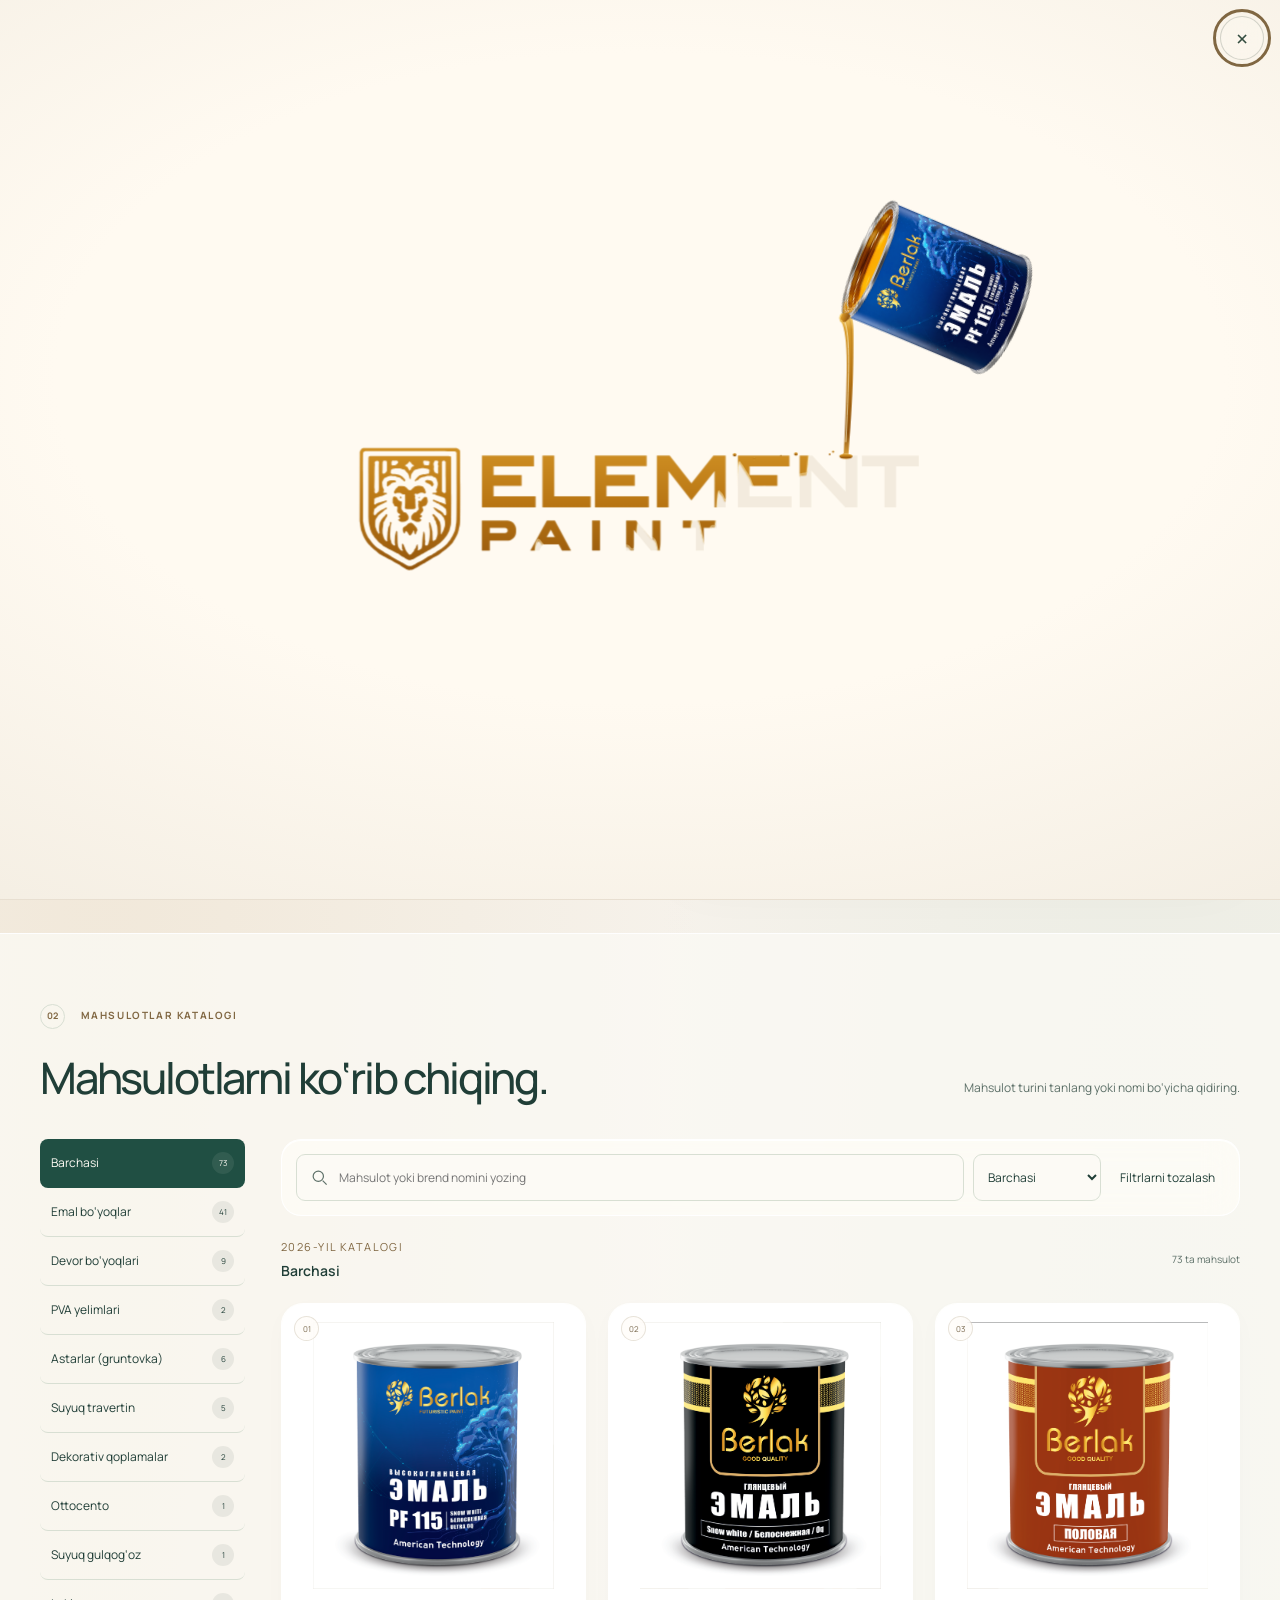
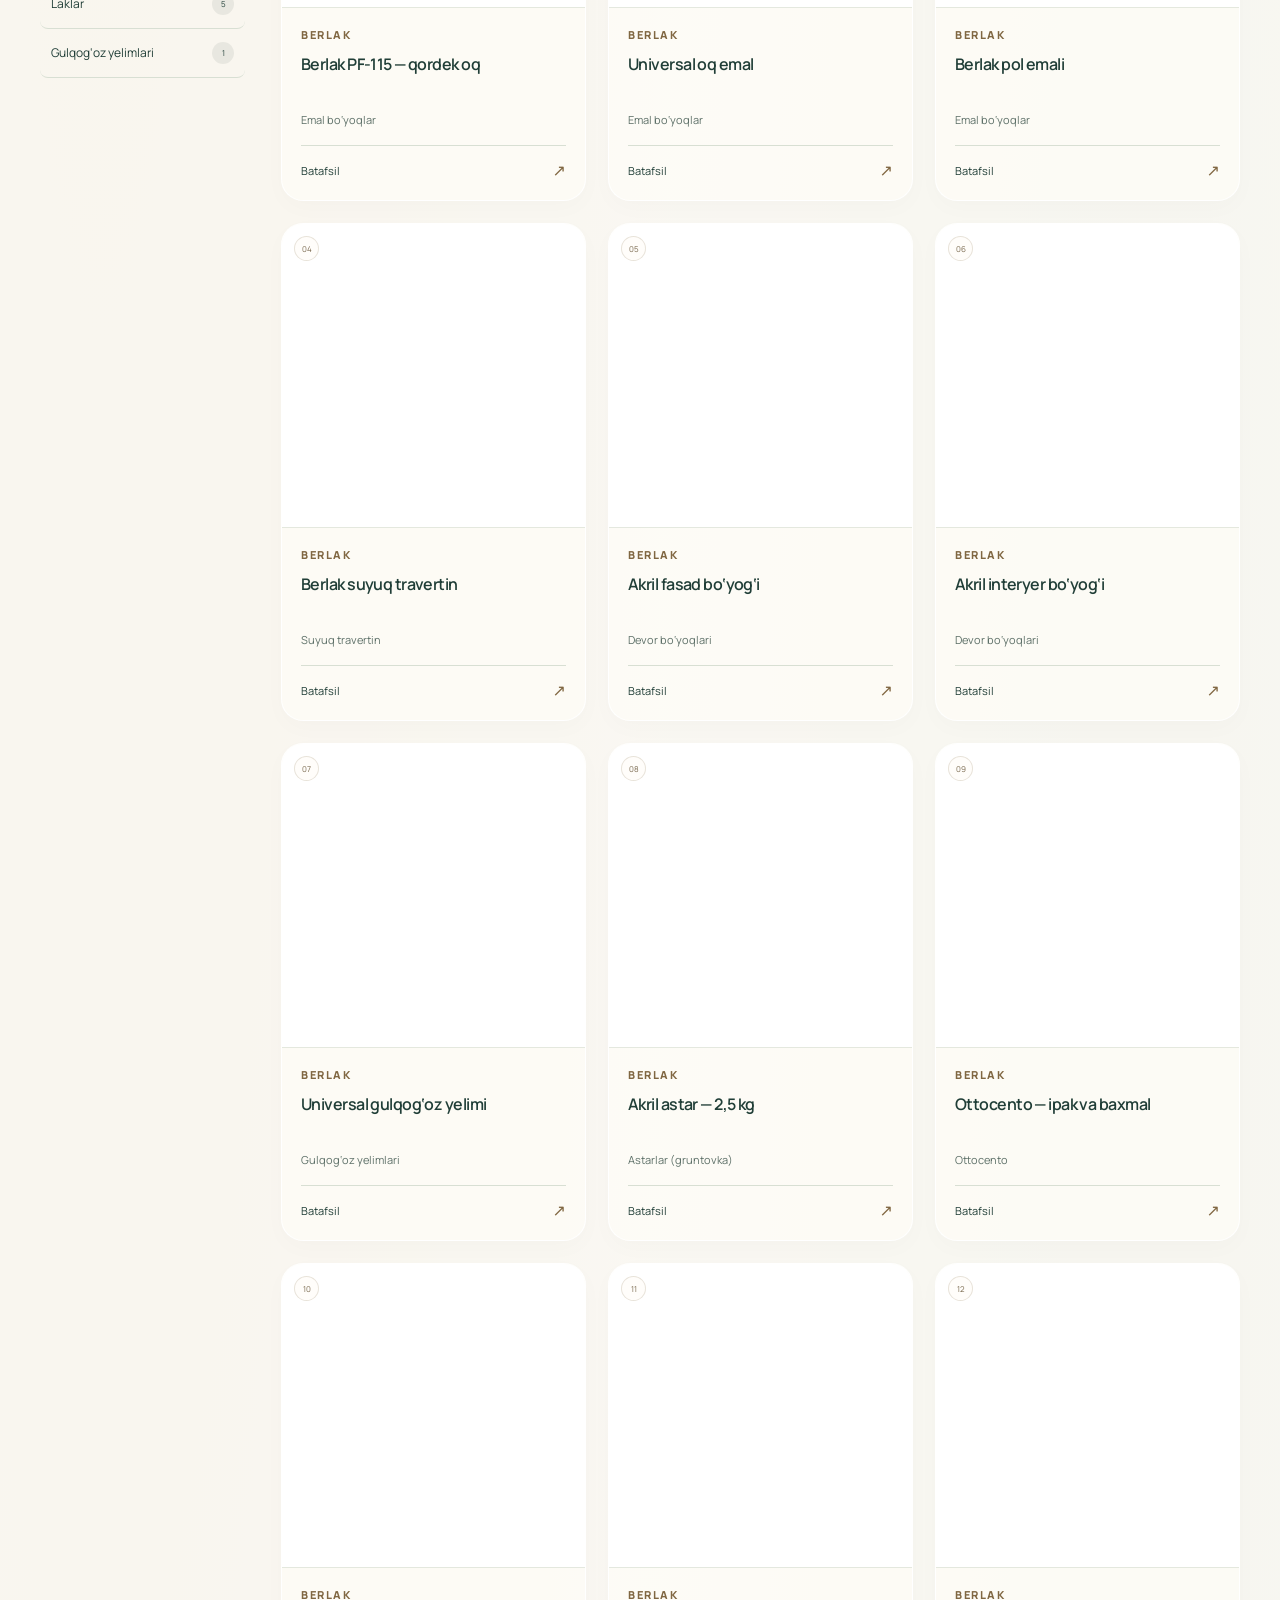
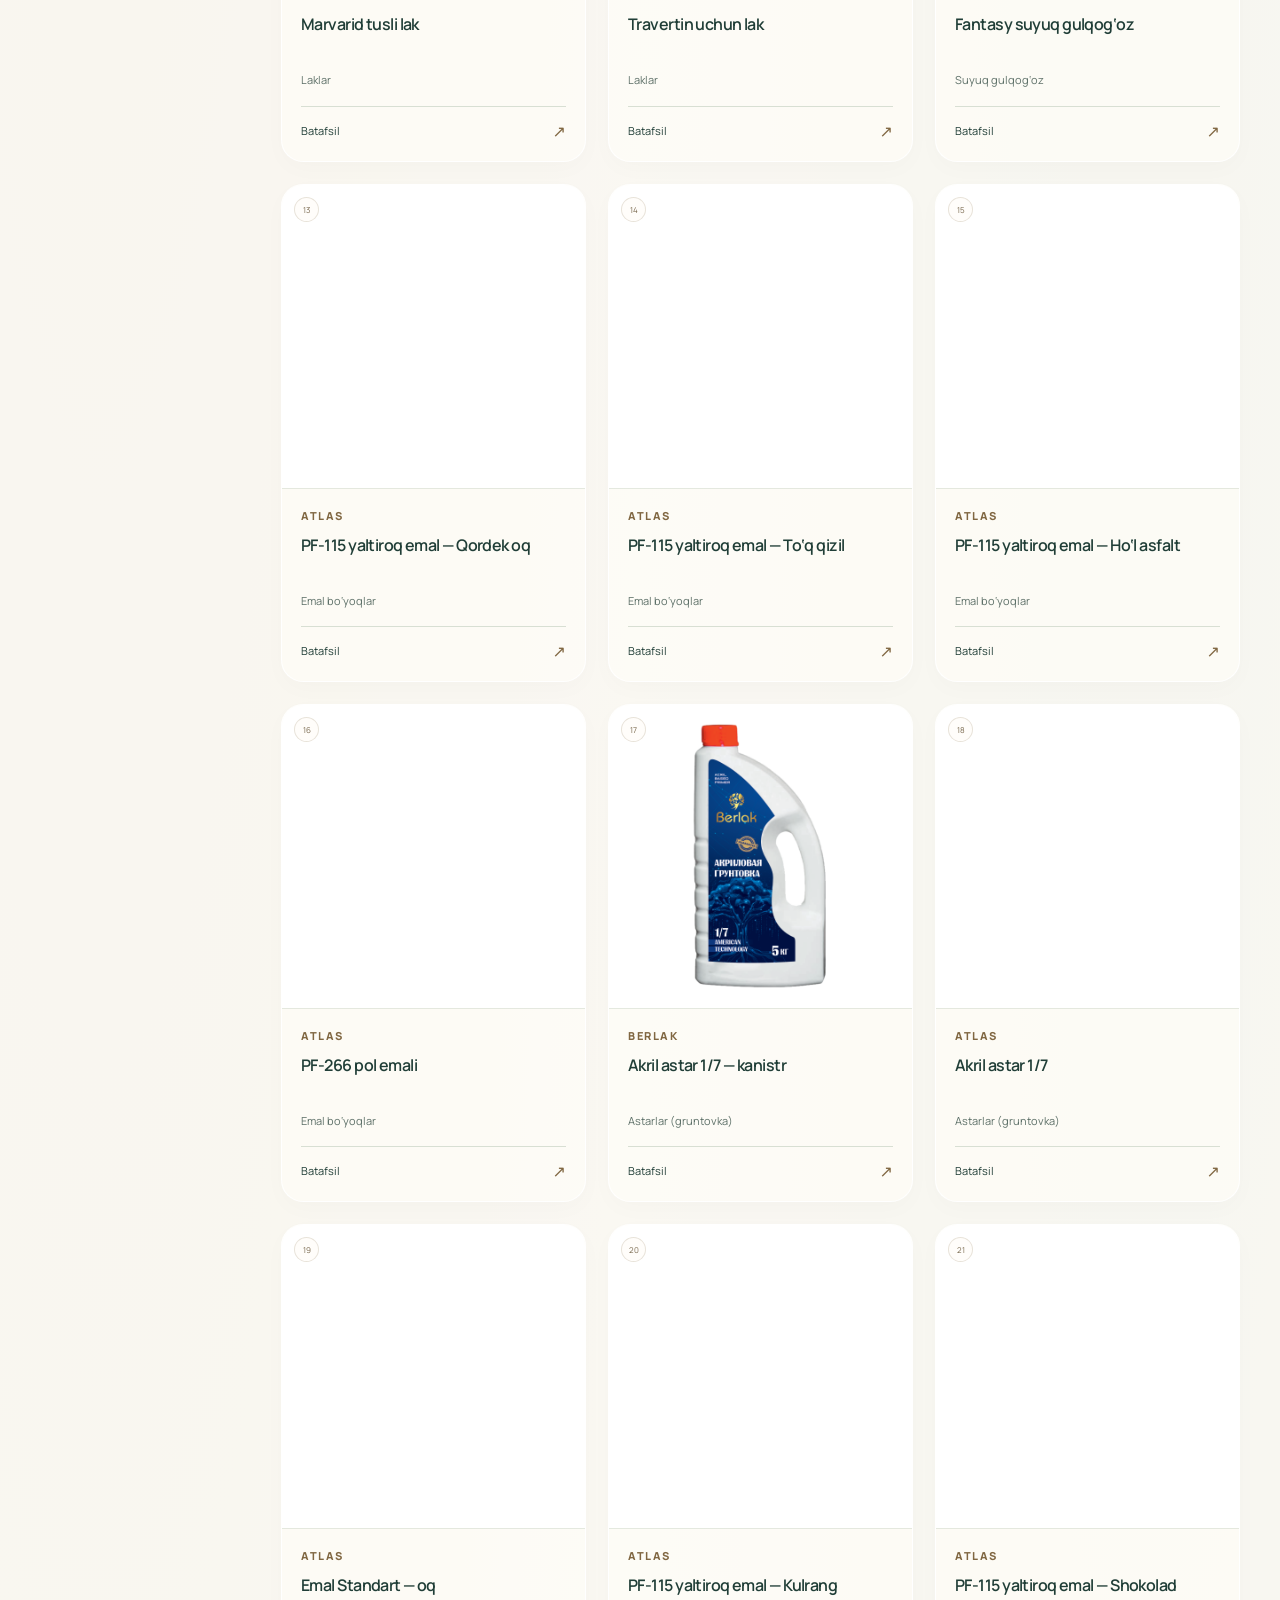
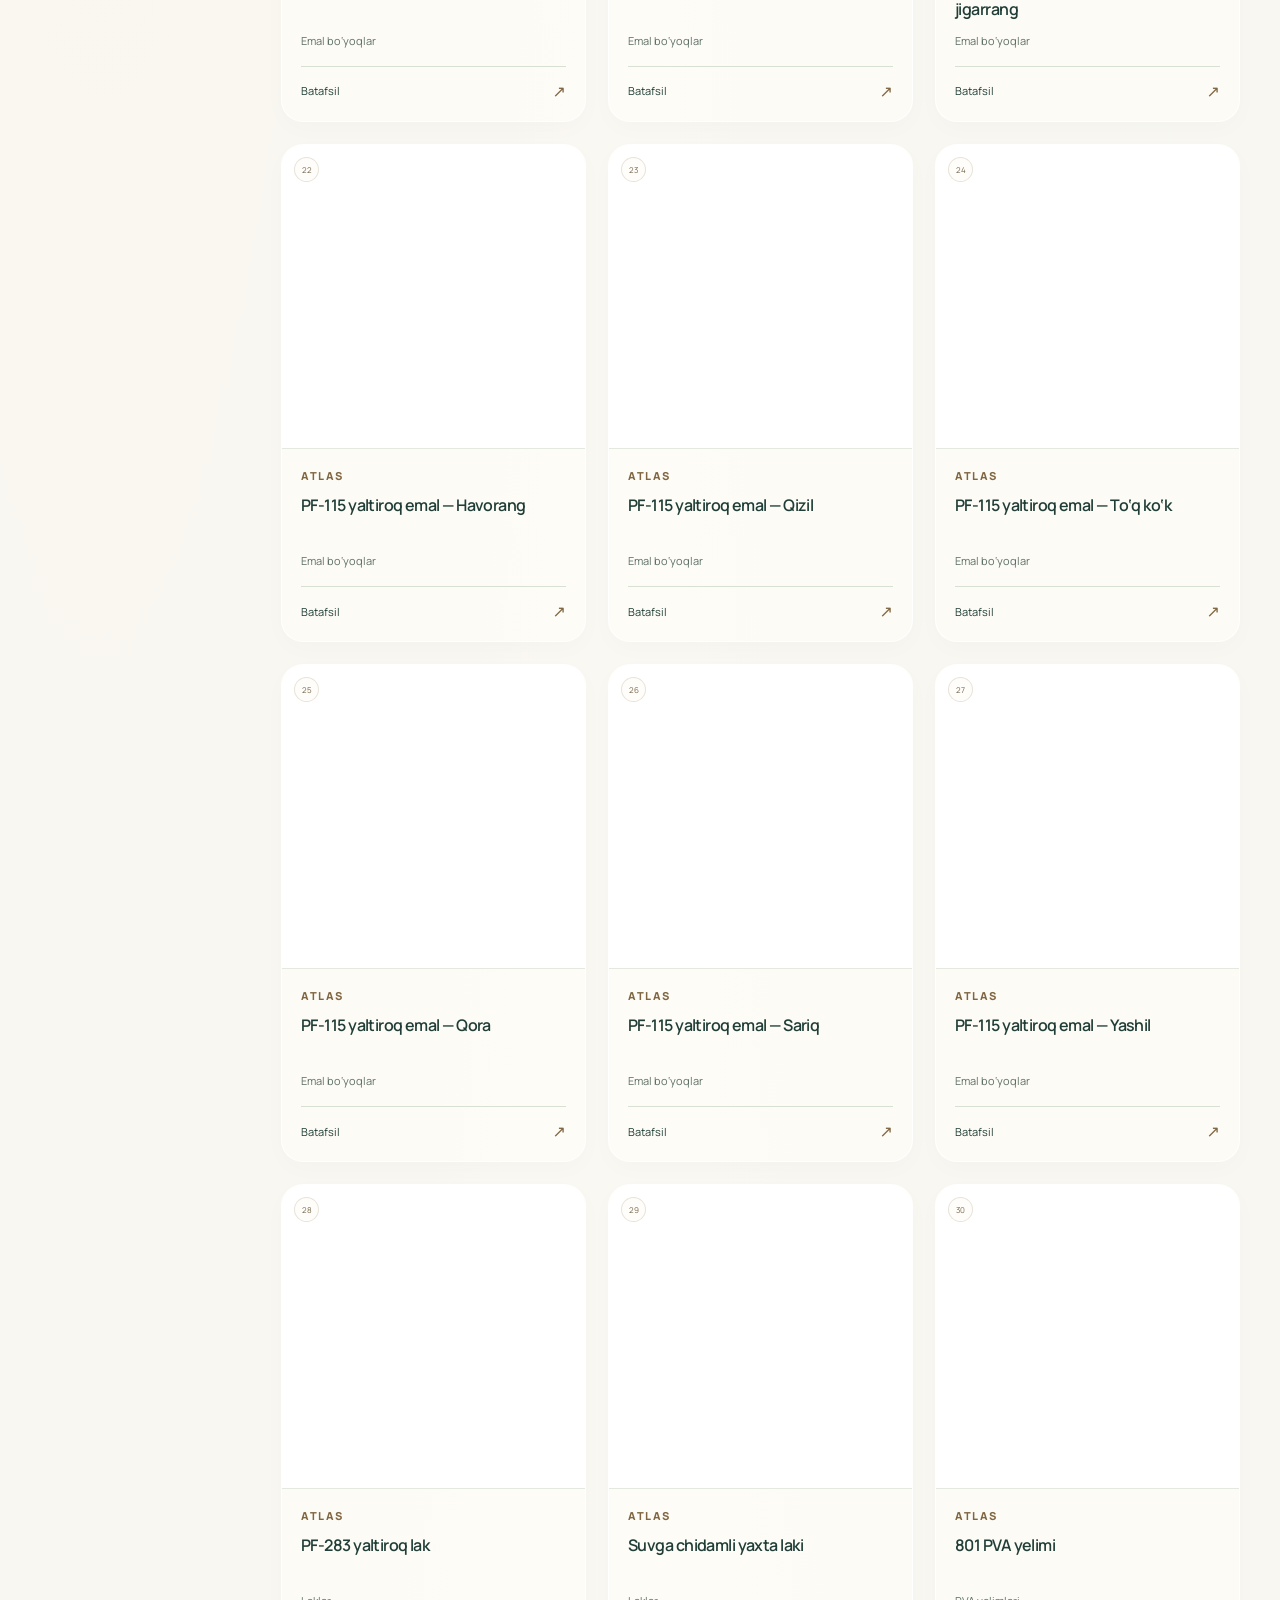
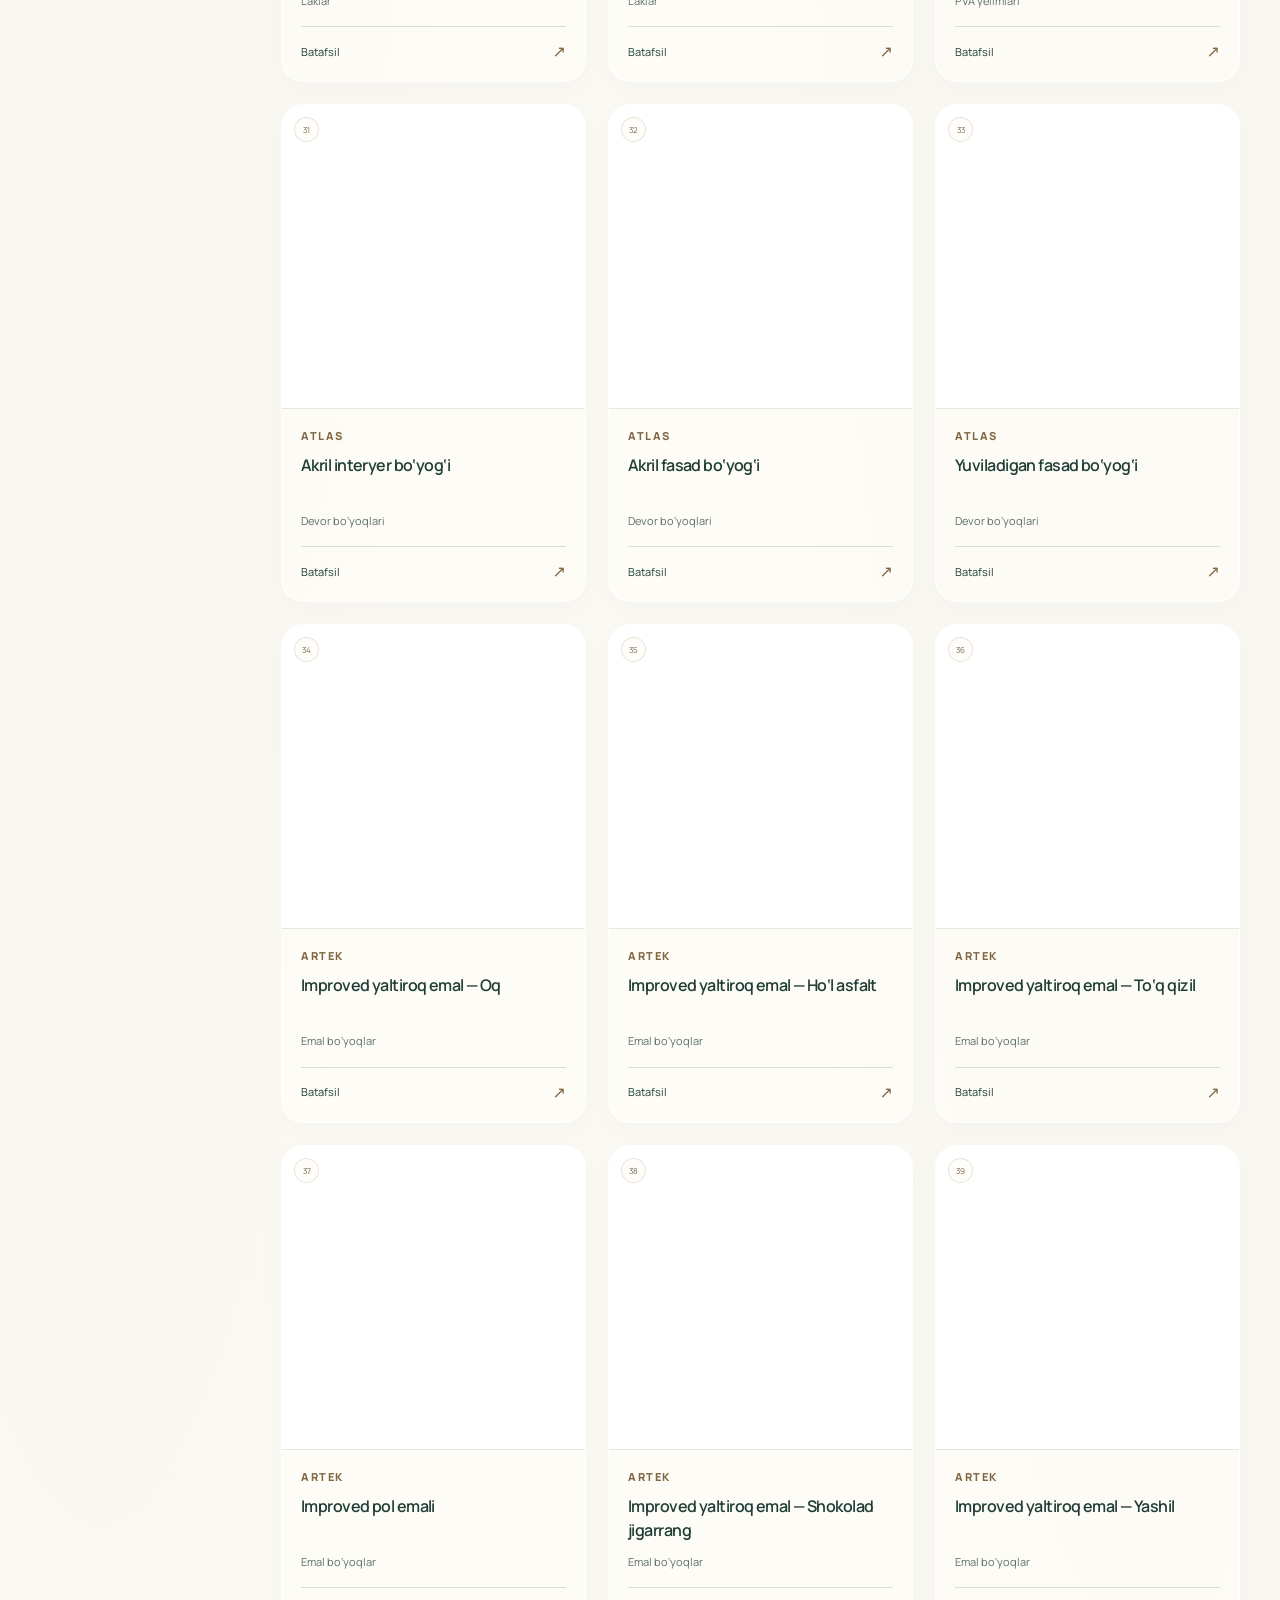
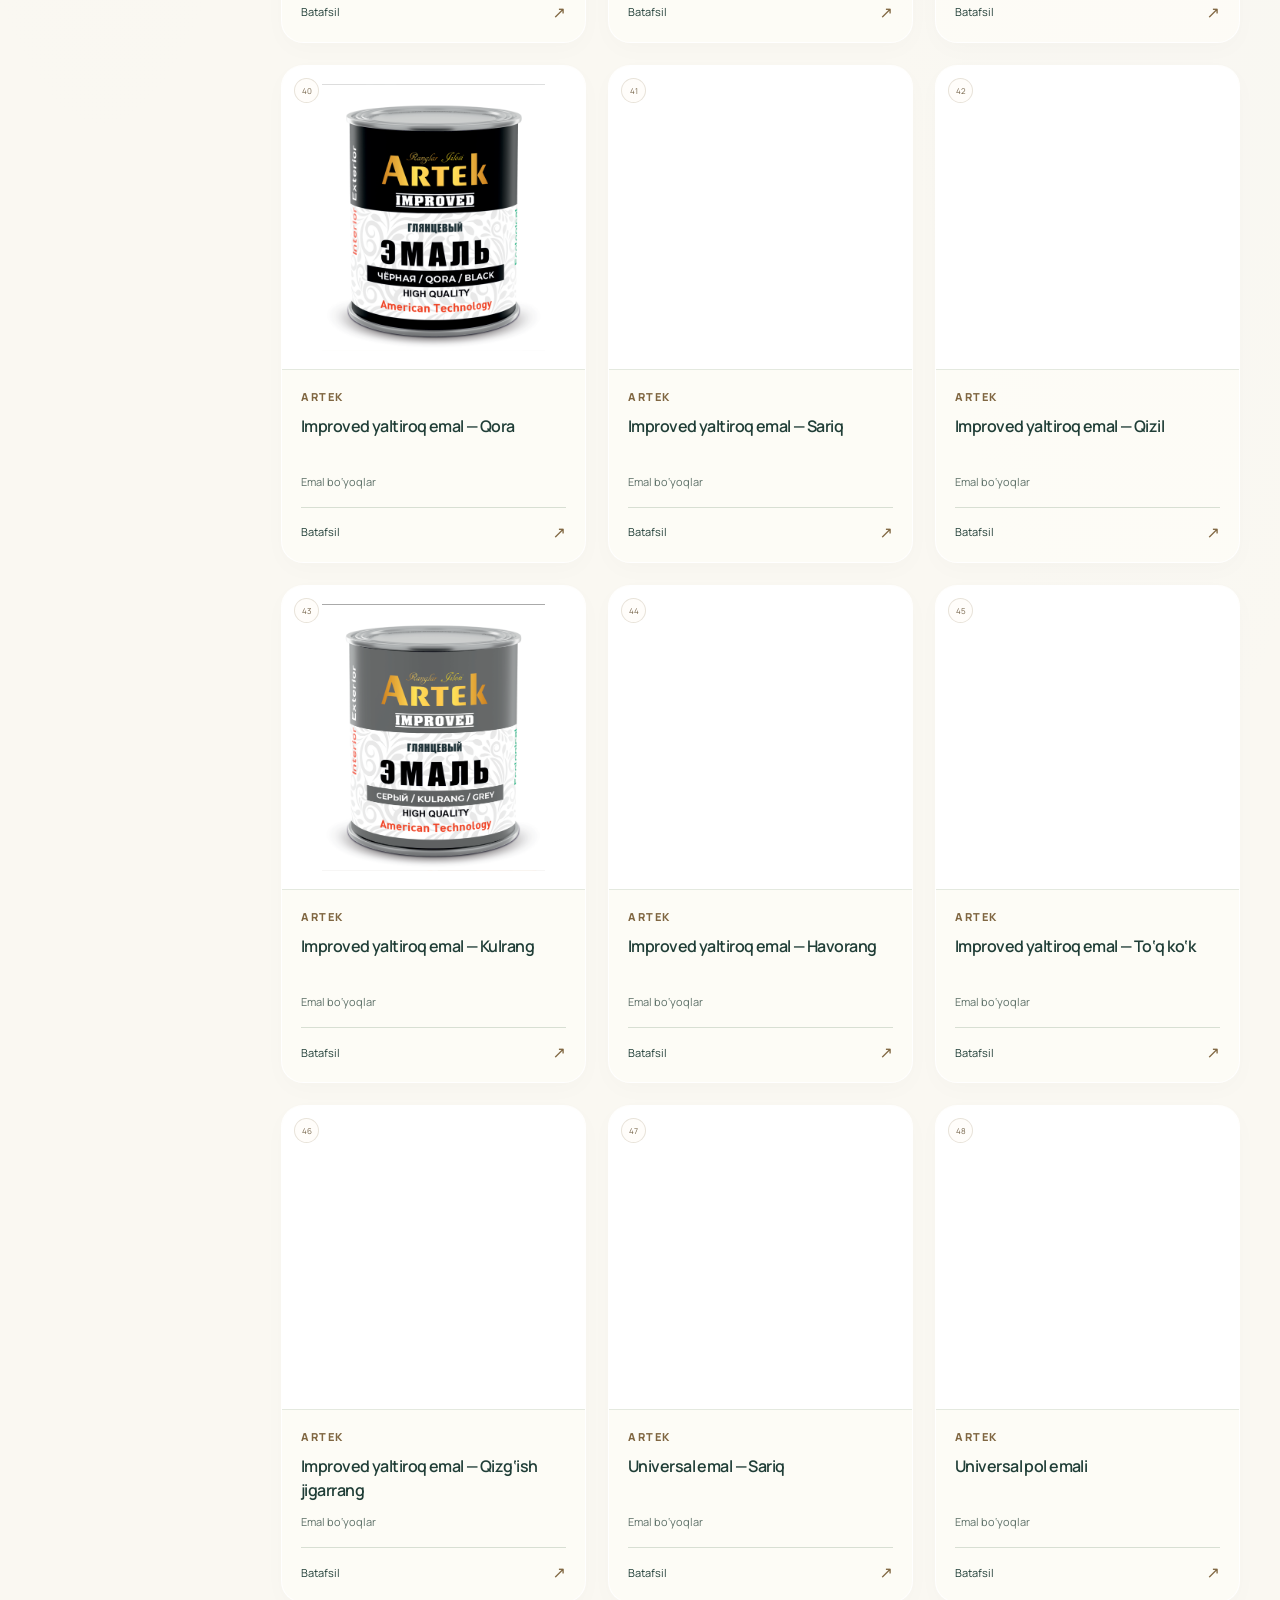
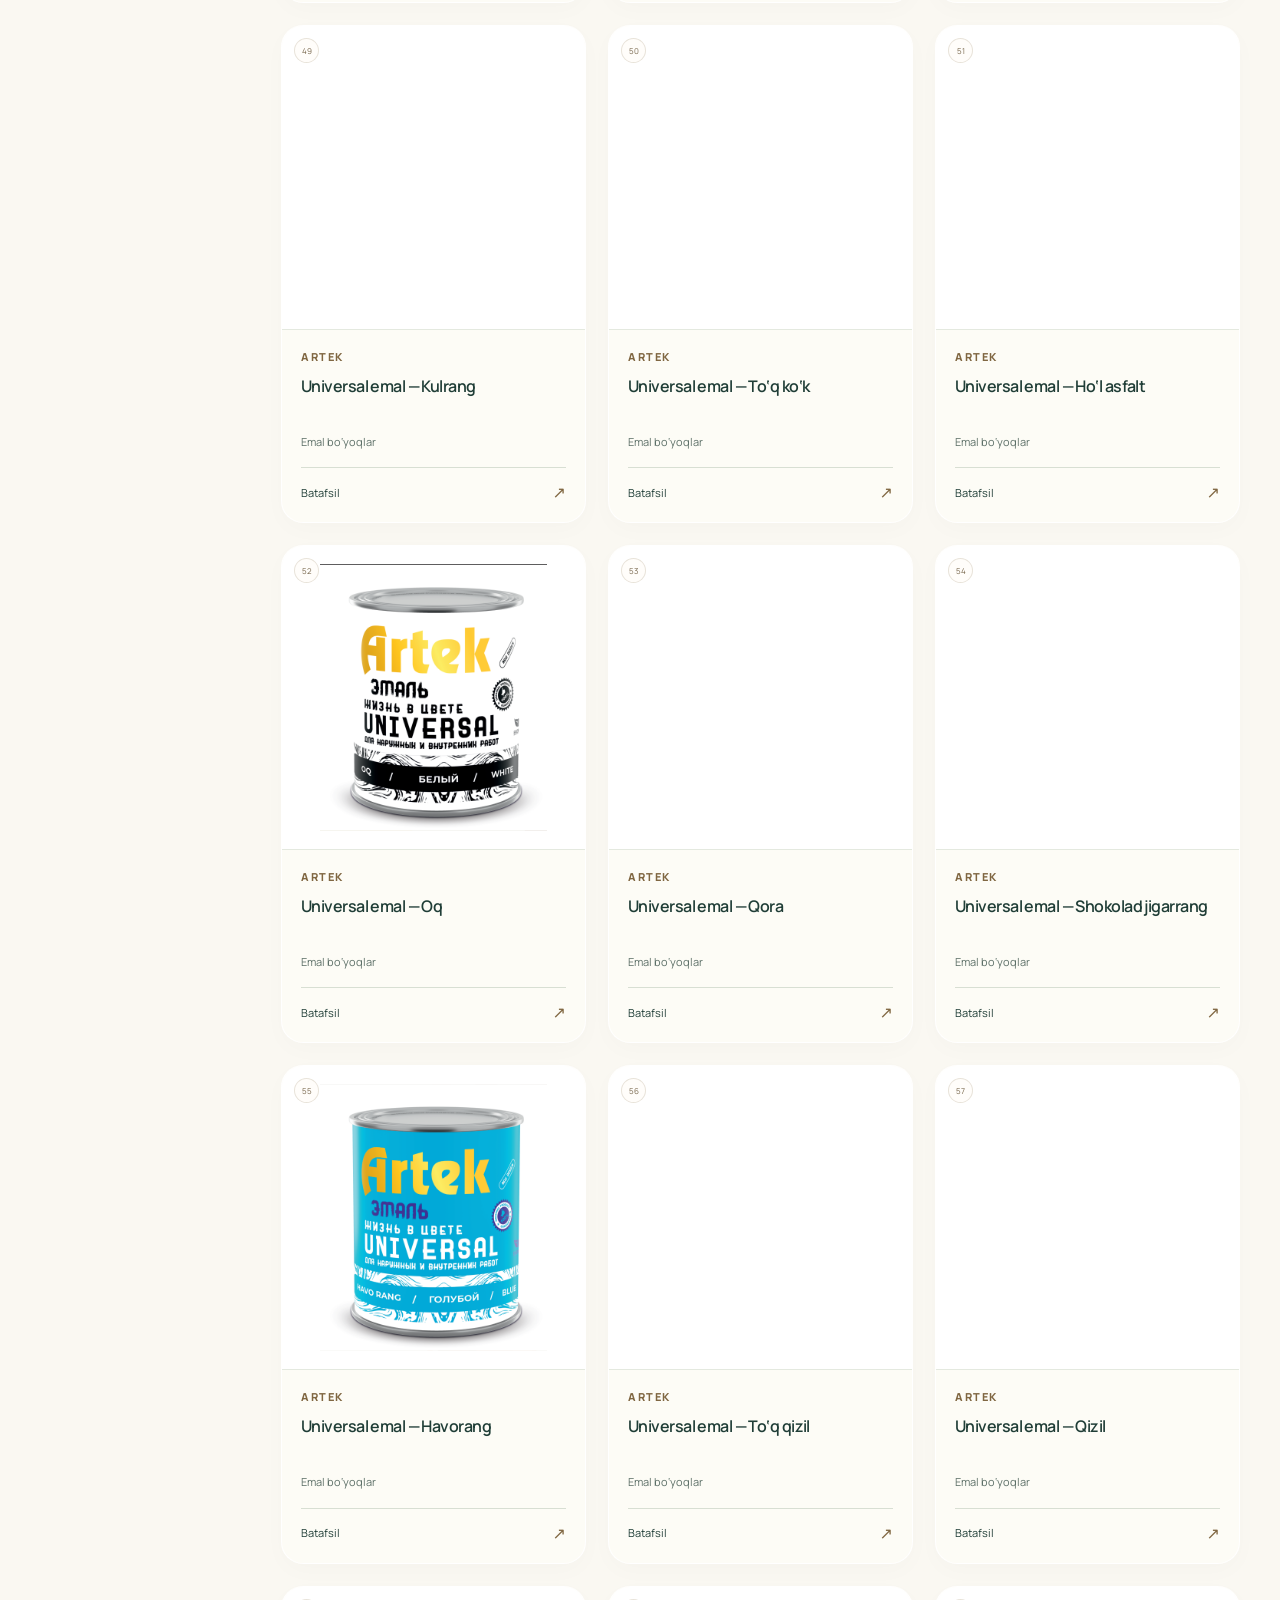
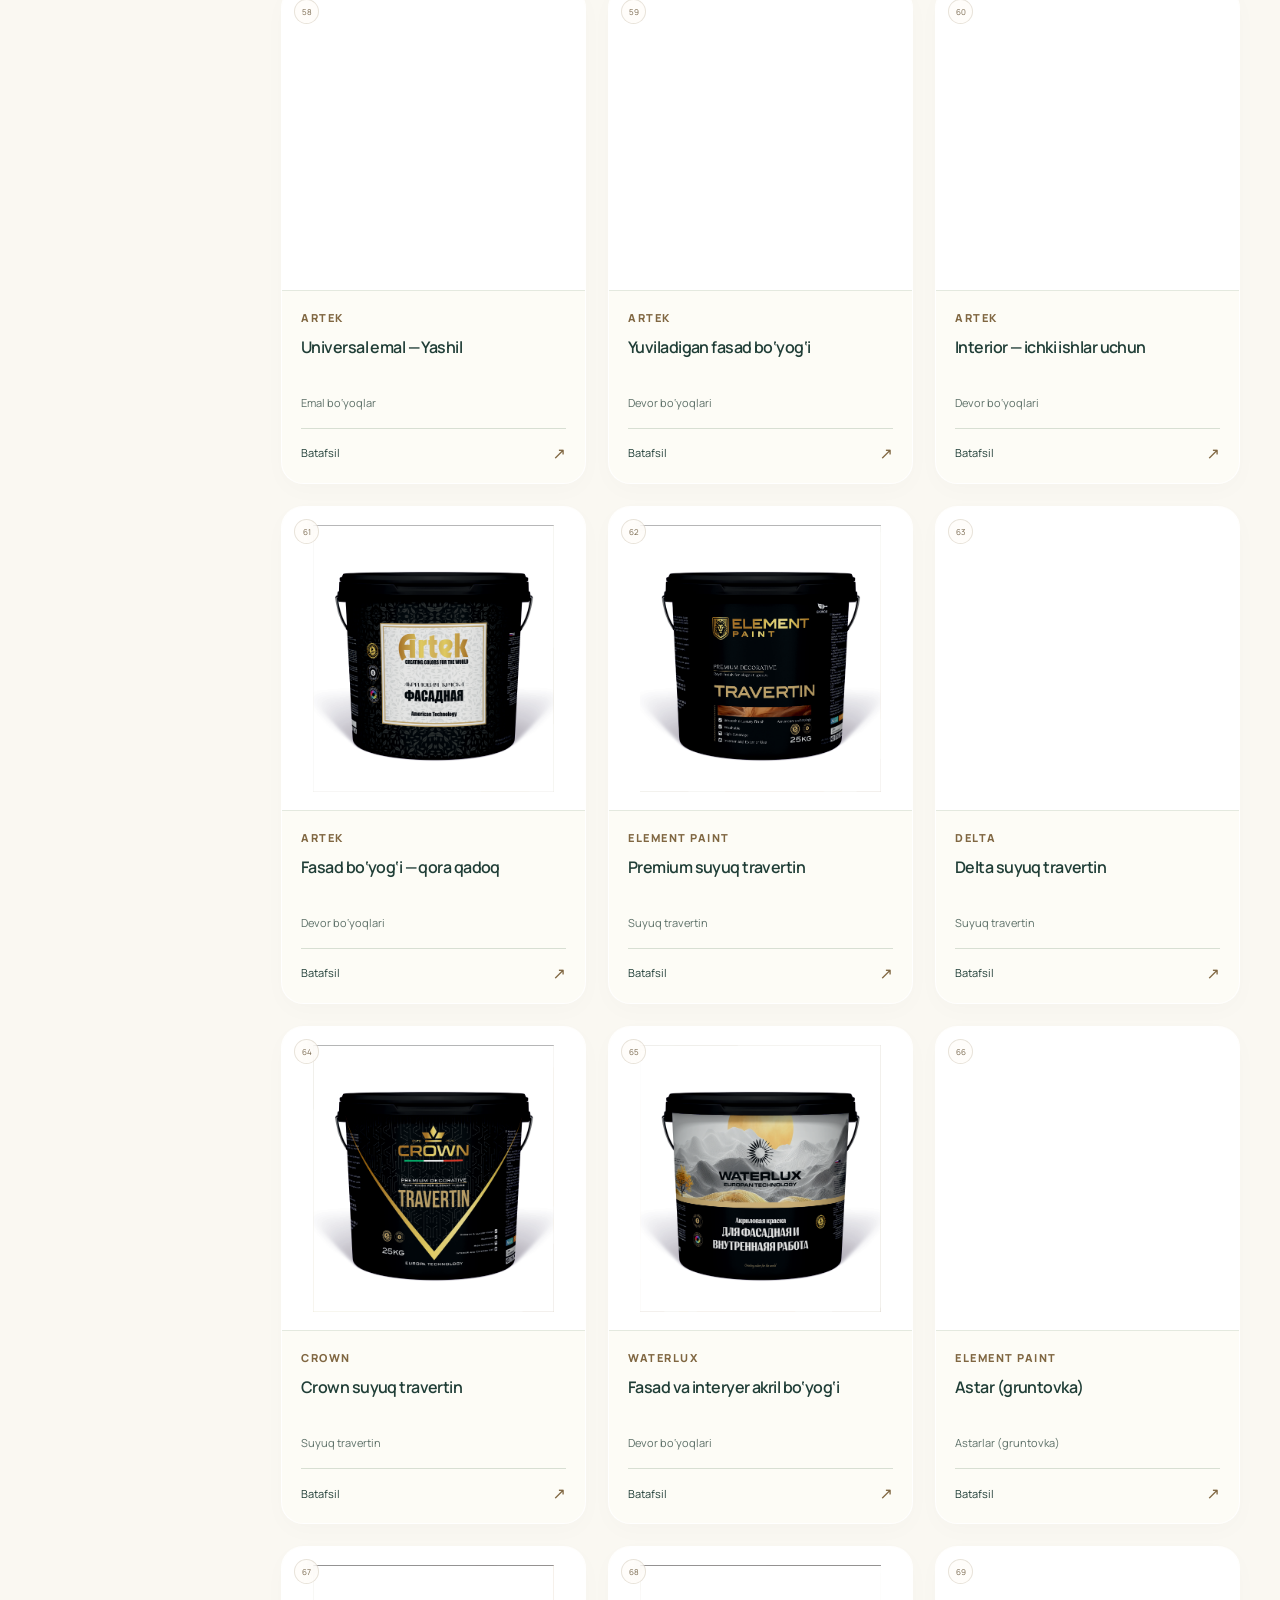
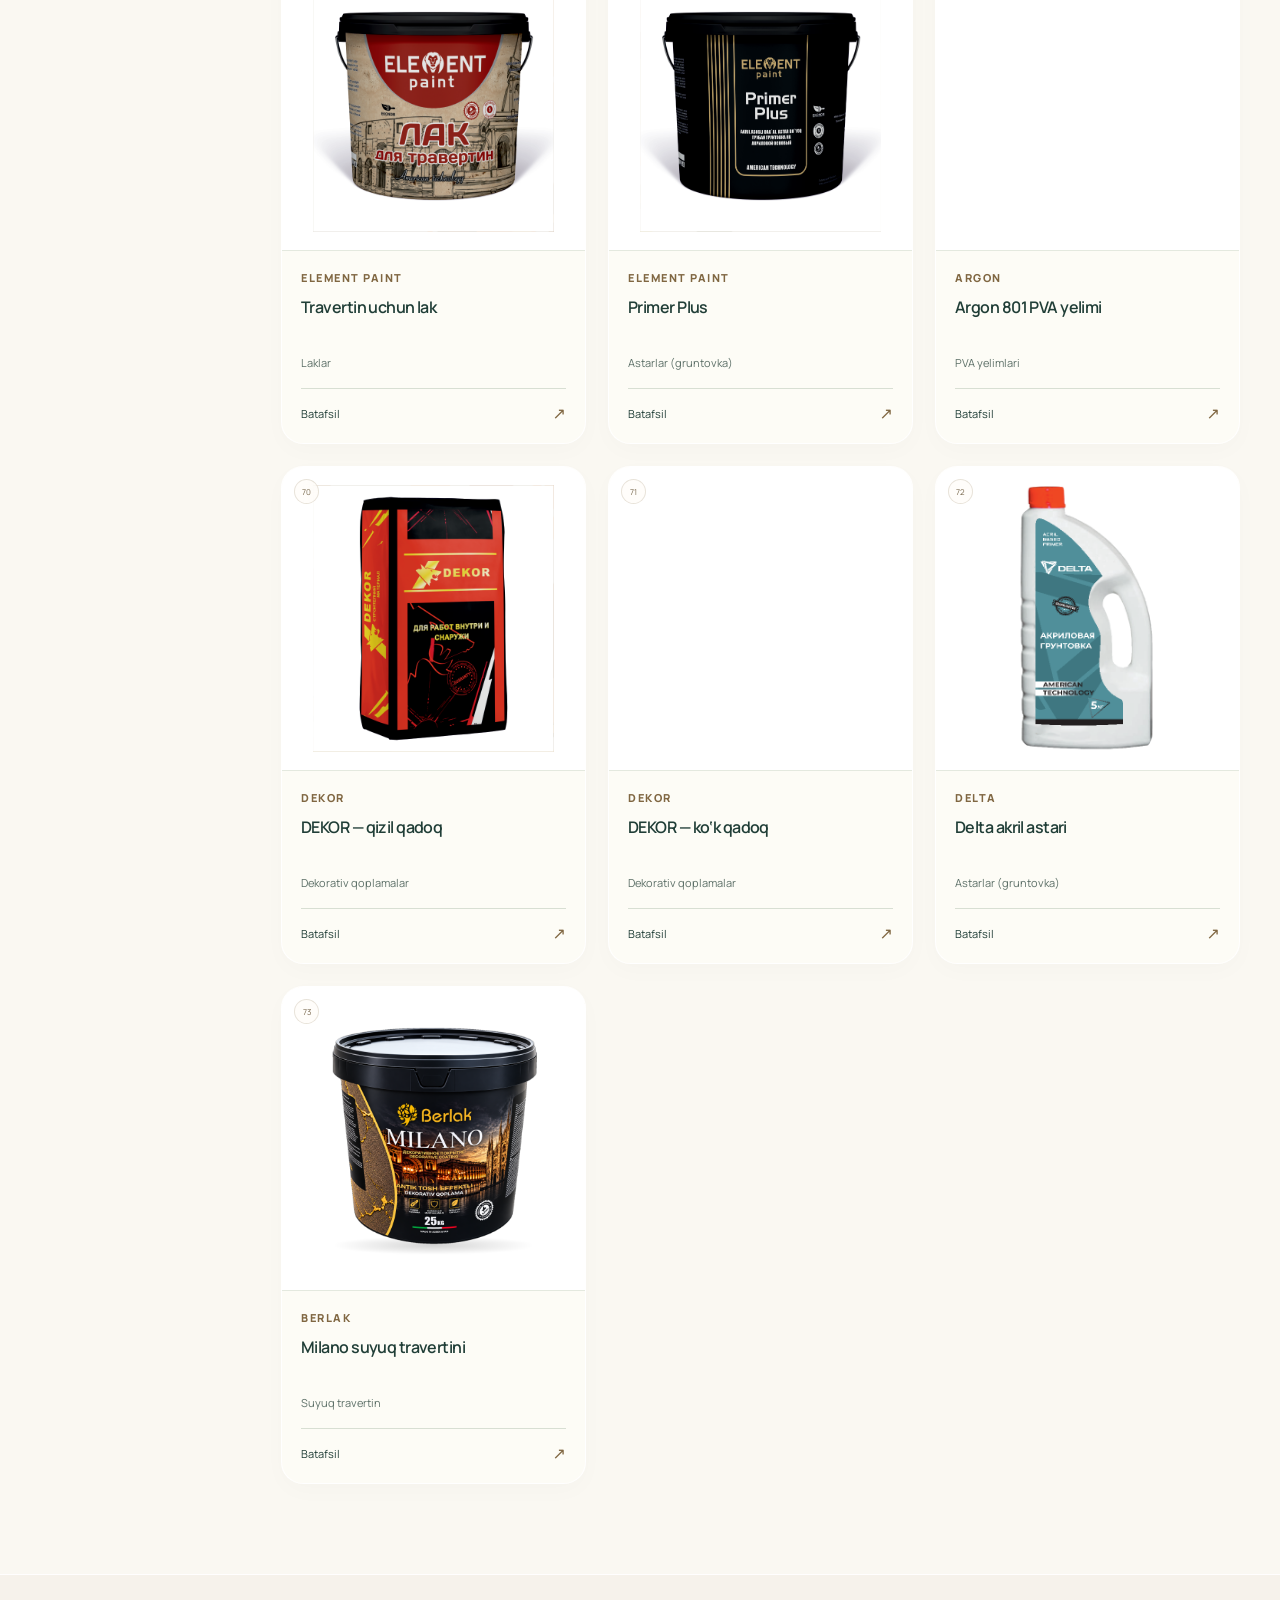
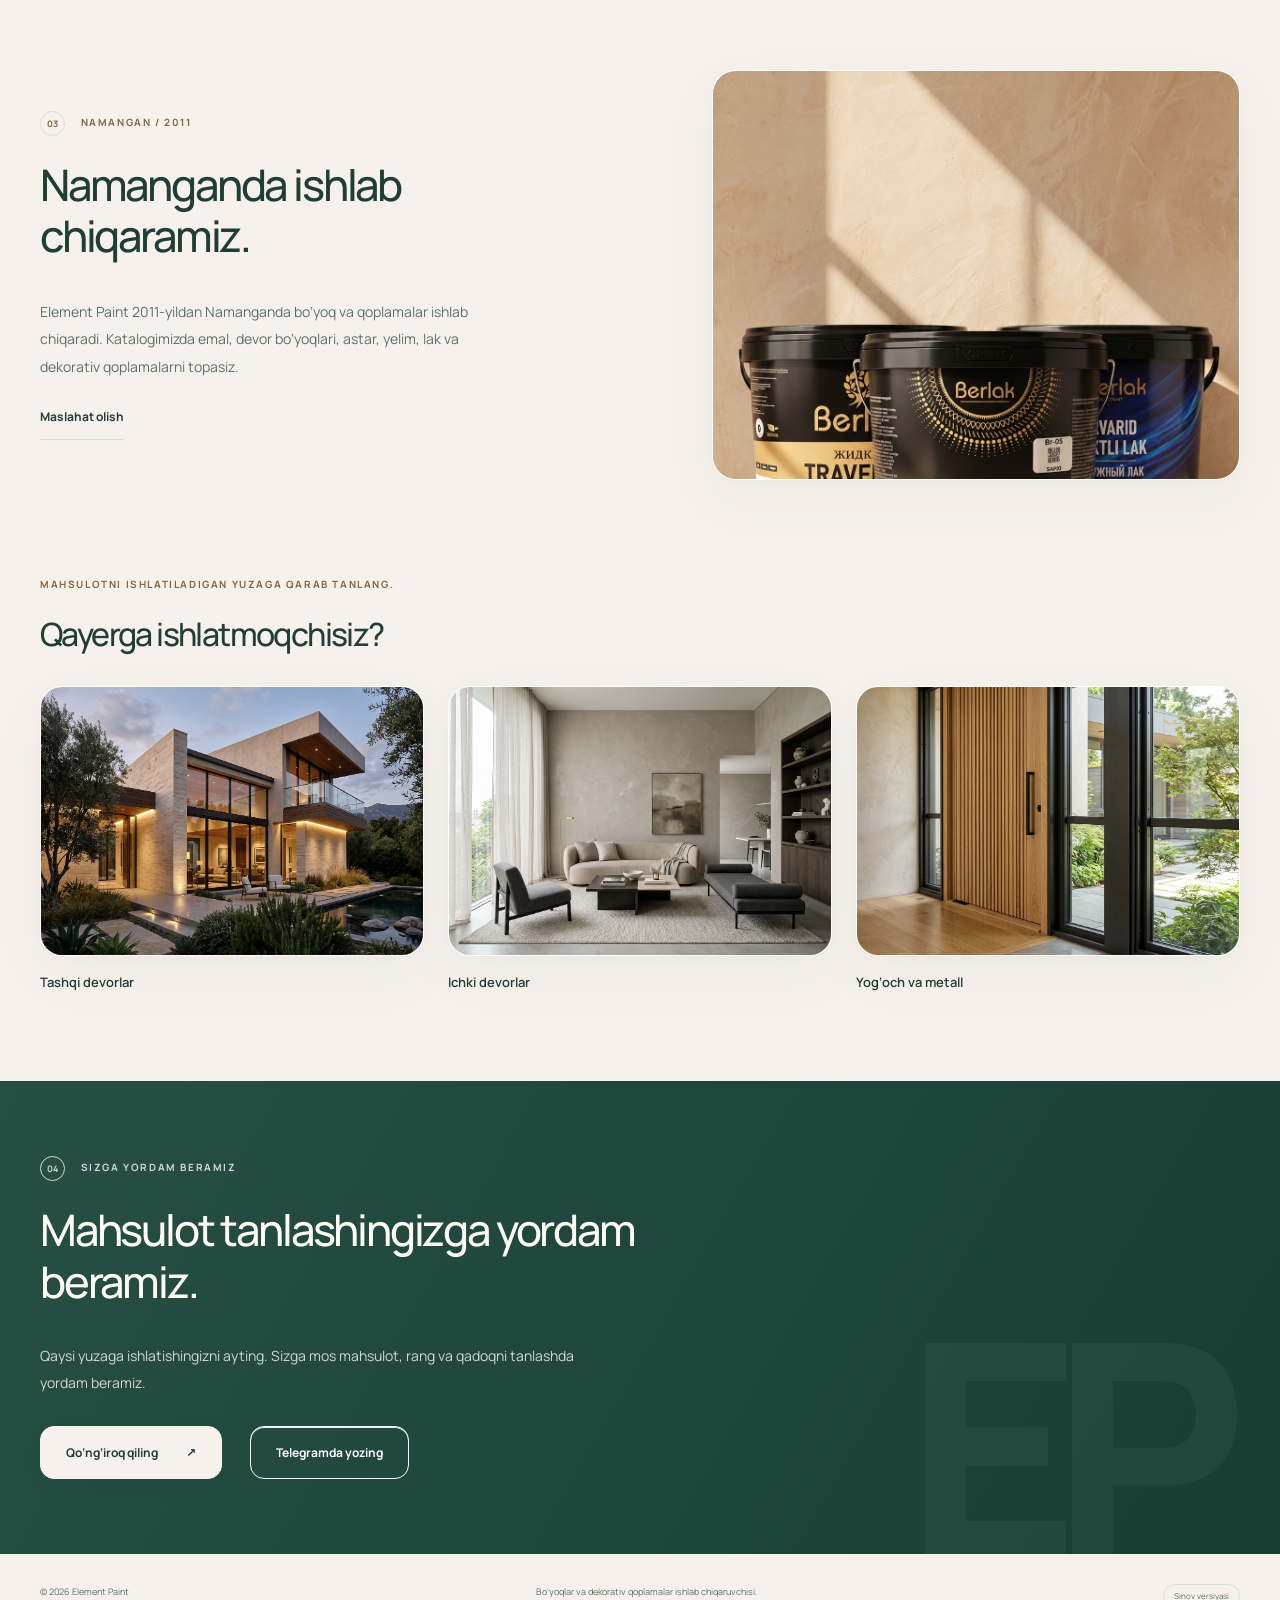
<file: index.html>
<!doctype html>
<html lang="uz" data-theme="light">
<head>
  <meta charset="utf-8"><meta name="viewport" content="width=device-width, initial-scale=1">
  <meta name="theme-color" content="#f5eedf"><meta name="robots" content="noindex,nofollow">
  <meta name="description" content="Element Paint — bo‘yoqlar va dekorativ qoplamalar ishlab chiqaruvchisi. Mahsulotlar katalogi.">
  <title>Element Paint — Mahsulotlar</title>
  <link rel="icon" href="assets/logo_light.png"><link rel="stylesheet" href="preview.css?v=20261015.2">
  <link rel="stylesheet" href="supplied-loader.css?v=20261015.2">
  <script type="module" src="preview-app.js?v=20261017.1"></script>
</head>
<body>
  <a class="skip-link" href="#main" data-i18n="skip">Asosiy mazmunga o‘tish</a>
  <div class="brand-loader ep-loader" id="brandLoader" hidden role="progressbar" aria-label="Element Paint" aria-valuemin="0" aria-valuemax="100" aria-valuenow="0">
    <div class="intro-artwork"></div>
    <button type="button" id="skipIntro" class="intro-skip" aria-label="O‘tkazib yuborish"><span aria-hidden="true">×</span></button>
  </div>
  <div class="topline"><div class="container"><span data-i18n="made">O‘zbekistonda ishlab chiqarilgan · 2011-yildan</span><a href="tel:+998953003000">+998 95 300 30 00</a></div></div>
  <header class="site-header">
    <nav class="container navigation" aria-label="Element Paint">
      <a class="logo" href="preview.html" aria-label="Element Paint"><img src="assets/logo_light.png" alt="Element Paint" width="180" height="48"></a>
      <div class="nav-links" id="navigationLinks"><a href="#catalog" data-i18n="catalog">Mahsulotlar</a><a href="#about" data-i18n="about">Korxona haqida</a><a href="#contact" data-i18n="contact">Aloqa</a></div>
      <div class="nav-tools"><div class="languages" role="group" aria-label="Language"><button type="button" data-lang="uz">UZ</button><button type="button" data-lang="ru">RU</button><button type="button" data-lang="en">EN</button></div>
        <button id="themeButton" class="icon-button" type="button" data-i18n-aria="theme" aria-pressed="false"><svg class="theme-moon" viewBox="0 0 24 24" fill="none" stroke="currentColor" stroke-width="1.5" aria-hidden="true"><path d="M20 15A8 8 0 0 1 9 4a8 8 0 1 0 11 11Z"/></svg><svg class="theme-sun" viewBox="0 0 24 24" fill="none" stroke="currentColor" stroke-width="1.5" aria-hidden="true"><circle cx="12" cy="12" r="4"/><path d="M12 2v2M12 20v2M2 12h2M20 12h2M5 5l1.4 1.4M17.6 17.6 19 19M5 19l1.4-1.4M17.6 6.4 19 5"/></svg></button>
        <button id="menuButton" class="icon-button menu-button" type="button" data-i18n-aria="menu" aria-controls="navigationLinks" aria-expanded="false"><svg viewBox="0 0 24 24" fill="none" stroke="currentColor" stroke-width="1.5" aria-hidden="true"><path d="M4 7h16M4 12h16M4 17h16"/></svg></button>
      </div>
    </nav>
  </header>
  <main id="main">
    <section class="hero container" id="home">
      <div class="hero-copy"><p class="eyebrow" data-i18n="eyebrow">ELEMENT PAINT · 2011-YILDAN</p><h1><span data-i18n="hero">Har bir yuza uchun</span><br><em data-i18n="heroAccent">mos bo‘yoq va qoplama.</em></h1><p class="hero-intro" data-i18n="intro">Emal, devor bo‘yoqlari va dekorativ qoplamalar. Katalogdan ishlaringizga mos mahsulot, rang va qadoqni tanlang.</p><div class="hero-actions"><a class="button" href="#catalog"><span data-i18n="explore">Katalogni ochish</span><span aria-hidden="true">↗</span></a><a class="text-link" href="#contact" data-i18n="advice">Maslahat olish</a></div><div class="facts"><div><strong>15<span>+</span></strong><small data-i18n="years">yillik tajriba</small></div><div><strong id="assortmentCount">100<span>+</span></strong><small data-i18n="directions">mahsulot</small></div><div><strong id="brandCount">9</strong><small data-i18n="brands">mahsulot brendi</small></div></div></div>
      <div class="featured-selector" id="featuredSelector" role="region" aria-labelledby="featuredHeading">
        <div class="featured-head"><h2 id="featuredHeading" data-i18n="chooseProduct">Mahsulotni tanlang</h2><span>2026 / EP</span></div>
        <div class="featured-types" id="featuredTypes" role="group" data-i18n-aria="productTypes"></div>
        <div class="featured-stage"><span class="featured-wordmark" aria-hidden="true">element.</span><div id="productRail" class="product-rail" tabindex="0" data-i18n-aria="chooseProduct" aria-describedby="selectorHint"></div><span class="featured-stamp" aria-hidden="true">ELEMENT PAINT<br>UZBEKISTAN / 2011</span></div>
        <div class="featured-copy"><div class="featured-meta"><span id="featuredBrand"></span><span id="featuredCategory"></span></div><h3 id="featuredName"></h3><p id="featuredDescription"></p><small id="featuredPackages"></small></div>
        <div class="featured-controls"><div class="featured-arrows"><button type="button" id="featuredPrev" data-i18n-aria="previousProduct">←</button><span id="featuredCounter" role="status" aria-live="polite" aria-atomic="true"></span><button type="button" id="featuredNext" data-i18n-aria="nextProduct">→</button></div><button type="button" id="featuredDetail" class="featured-detail"><span data-i18n="detail">Batafsil</span><span aria-hidden="true">↗</span></button></div>
        <p id="selectorHint" class="selector-hint" data-i18n="selectorHint">Yon tomonga suring yoki ← → tugmalaridan foydalaning.</p>
      </div>
    </section>
    <section class="catalog-section" id="catalog"><div class="container"><div class="section-heading"><div><p class="eyebrow"><span class="section-number">02</span> <span data-i18n="catalogEyebrow">MAHSULOTLAR KATALOGI</span></p><h2 data-i18n="browse">Mahsulotlarni ko‘rib chiqing.</h2></div><p data-i18n="browseCopy">Mahsulot turini tanlang yoki nomi bo‘yicha qidiring.</p></div>
      <div class="catalog-layout"><aside class="category-panel"><div id="categoryList"></div></aside><div class="catalog-main"><div class="catalog-toolbar"><label class="search-label"><svg viewBox="0 0 24 24" fill="none" stroke="currentColor" stroke-width="1.5" aria-hidden="true"><circle cx="10.5" cy="10.5" r="6.5"/><path d="m16 16 5 5"/></svg><input type="search" id="searchInput" data-i18n-placeholder="search" aria-label="Search"></label><select id="brandSelect" data-i18n-aria="brand"><option value="all">Barchasi</option></select><button type="button" class="clear-button" id="clearFilters" data-i18n="clear">Filtrlarni tozalash</button></div><div class="catalog-meta"><div><span class="collection-label" data-i18n="catalogEdition">2026-yil katalogi</span><h3 id="categoryTitle"></h3></div><span id="resultCount" role="status"></span></div><div class="product-grid" id="productGrid"></div><div class="empty-state" id="emptyState" hidden><p></p><a href="tel:+998953003000" class="button" data-i18n="advice">Maslahat olish</a></div></div></div>
    </div></section>
    <section id="about" class="about-section container"><div><p class="eyebrow"><span class="section-number">03</span> <span data-i18n="factoryEyebrow">NAMANGAN / 2011</span></p><h2 data-i18n="aboutTitle">Namanganda ishlab chiqaramiz.</h2><p data-i18n="aboutCopy">Element Paint 2011-yildan Namanganda bo‘yoq va qoplamalar ishlab chiqaradi. Katalogimizda emal, devor bo‘yoqlari, astar, yelim, lak va dekorativ qoplamalarni topasiz.</p><a class="text-link" href="#contact" data-i18n="advice">Maslahat olish</a></div><div class="about-image"><img src="assets/group_premium.jpg" loading="lazy" alt="Element Paint products" width="1122" height="1402"></div></section>
    <section class="applications container"><p class="eyebrow" data-i18n="applicationCopy">Mahsulotni ishlatiladigan yuzaga qarab tanlang.</p><h2 data-i18n="applications">Qayerga ishlatmoqchisiz?</h2><div class="application-grid"><article><img src="assets/space_facade.jpg" loading="lazy" alt="Facade" width="1536" height="1024"><h3 data-i18n="facade">Tashqi devorlar</h3></article><article><img src="assets/space_interior.jpg" loading="lazy" alt="Interior" width="1536" height="1024"><h3 data-i18n="interior">Ichki devorlar</h3></article><article><img src="assets/space_wood_metal.jpg" loading="lazy" alt="Wood and metal" width="1536" height="1024"><h3 data-i18n="wood">Yog‘och va metall</h3></article></div></section>
    <section id="contact" class="contact-section"><div class="container"><p class="eyebrow"><span class="section-number">04</span> <span data-i18n="contactEyebrow">SIZGA YORDAM BERAMIZ</span></p><h2 data-i18n="contactTitle">Mahsulot tanlashingizga yordam beramiz.</h2><p data-i18n="contactCopy">Qaysi yuzaga ishlatishingizni ayting. Sizga mos mahsulot, rang va qadoqni tanlashda yordam beramiz.</p><div class="hero-actions"><a class="button" href="tel:+998953003000"><span data-i18n="phone">Qo‘ng‘iroq qiling</span> ↗</a><a class="button secondary" href="https://t.me/Elementpaint_uzbekistan" target="_blank" rel="noopener" data-i18n="telegram">Telegramda yozing</a></div></div></section>
  </main>
  <footer class="container"><span>© <span id="year">2026</span> Element Paint</span><span data-i18n="footer">Bo‘yoqlar va dekorativ qoplamalar ishlab chiqaruvchisi.</span><small data-i18n="preview">Sinov versiyasi</small></footer>
  <dialog id="productDialog" aria-labelledby="productTitle"><div class="dialog-shell"><button type="button" id="closeProduct" class="dialog-close" data-i18n-aria="closeDialog">×</button><div id="productMedia" class="dialog-media"></div><div class="dialog-copy"><p class="eyebrow" id="productBrand"></p><h2 id="productTitle"></h2><p id="productDescription"></p><div class="product-category" id="productCategory"></div><div id="variantPanel" hidden><h3 data-i18n="colors">Ranglar</h3><div id="variantList"></div><p id="variantName"></p></div><p id="packageInfo"></p><a class="button" href="tel:+998953003000" data-i18n="ask">Shu mahsulot haqida maslahat olish</a><button type="button" class="text-link back-button" id="backToCatalog" data-i18n="back">Katalogga qaytish</button></div></div></dialog>
  <noscript><div class="noscript-note">Element Paint · +998 95 300 30 00 · <a href="https://t.me/Elementpaint_uzbekistan">Telegram</a></div></noscript>
</body></html>
</file>
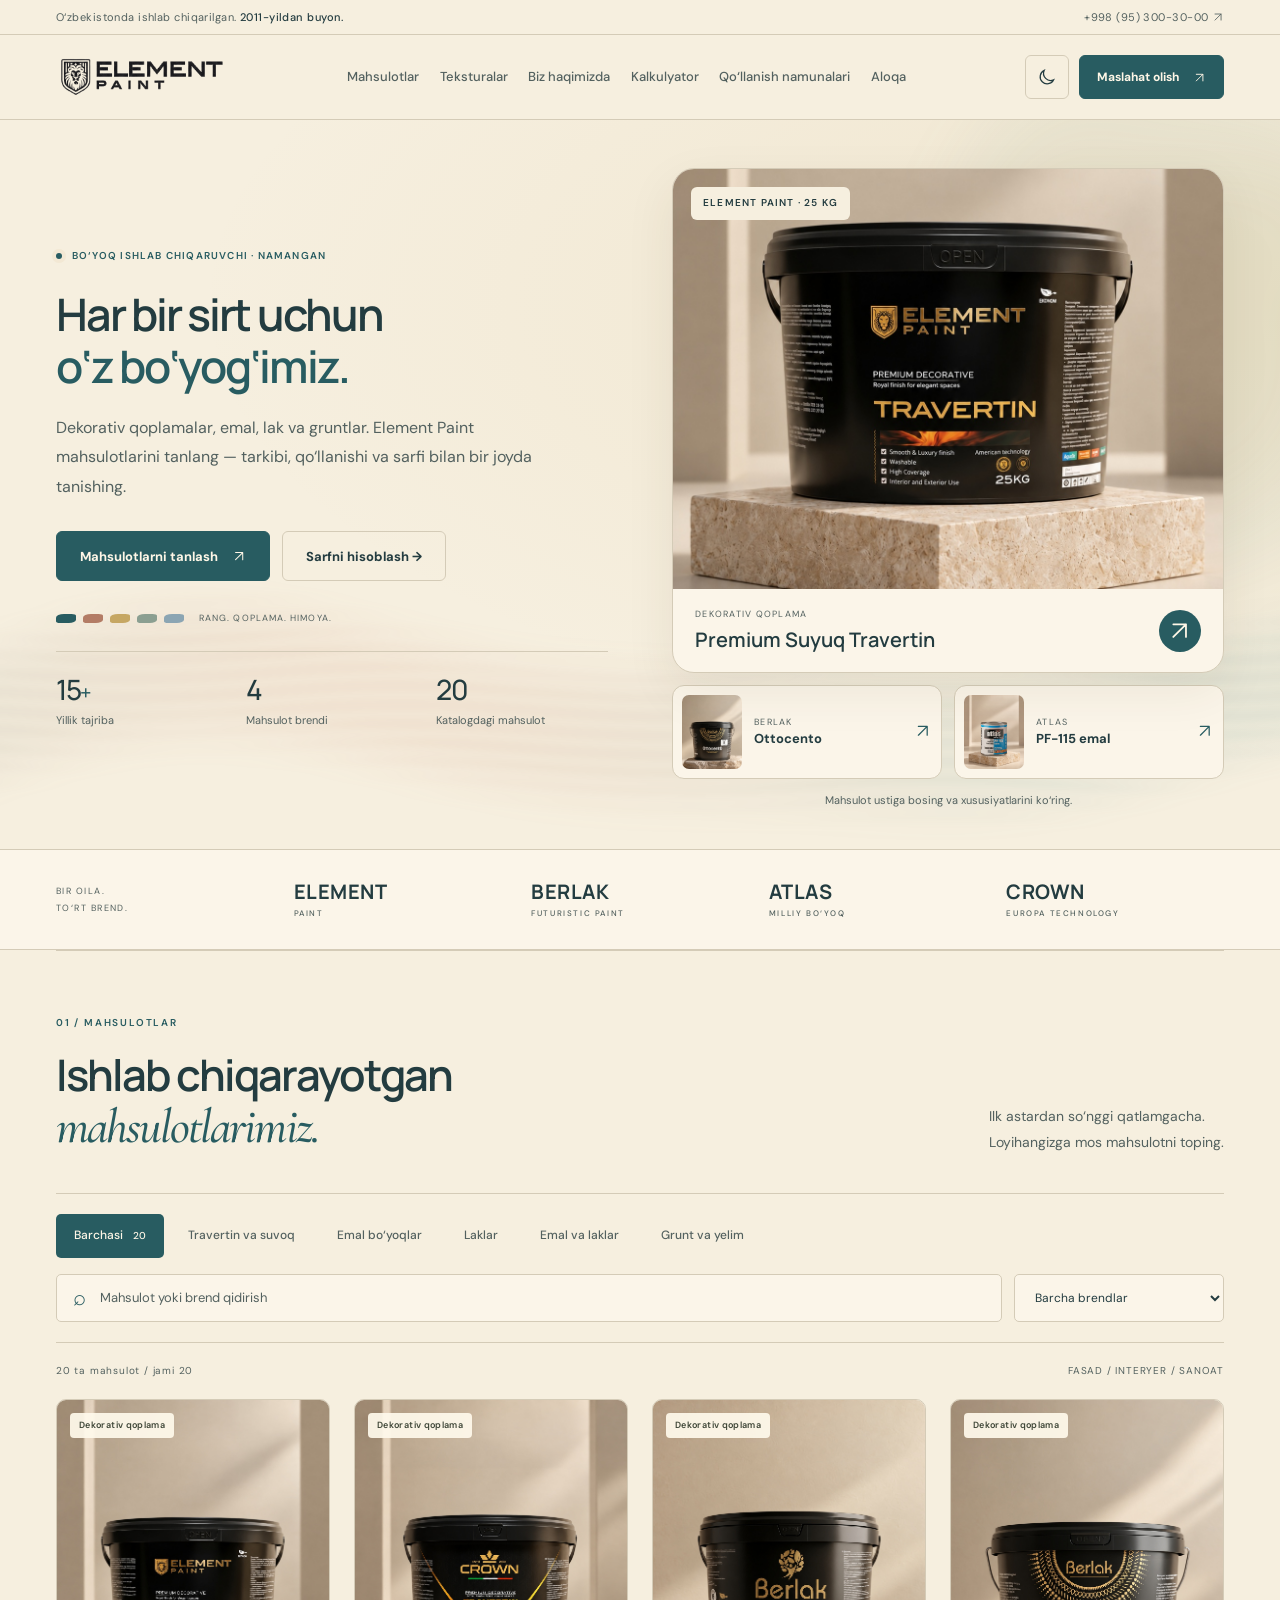
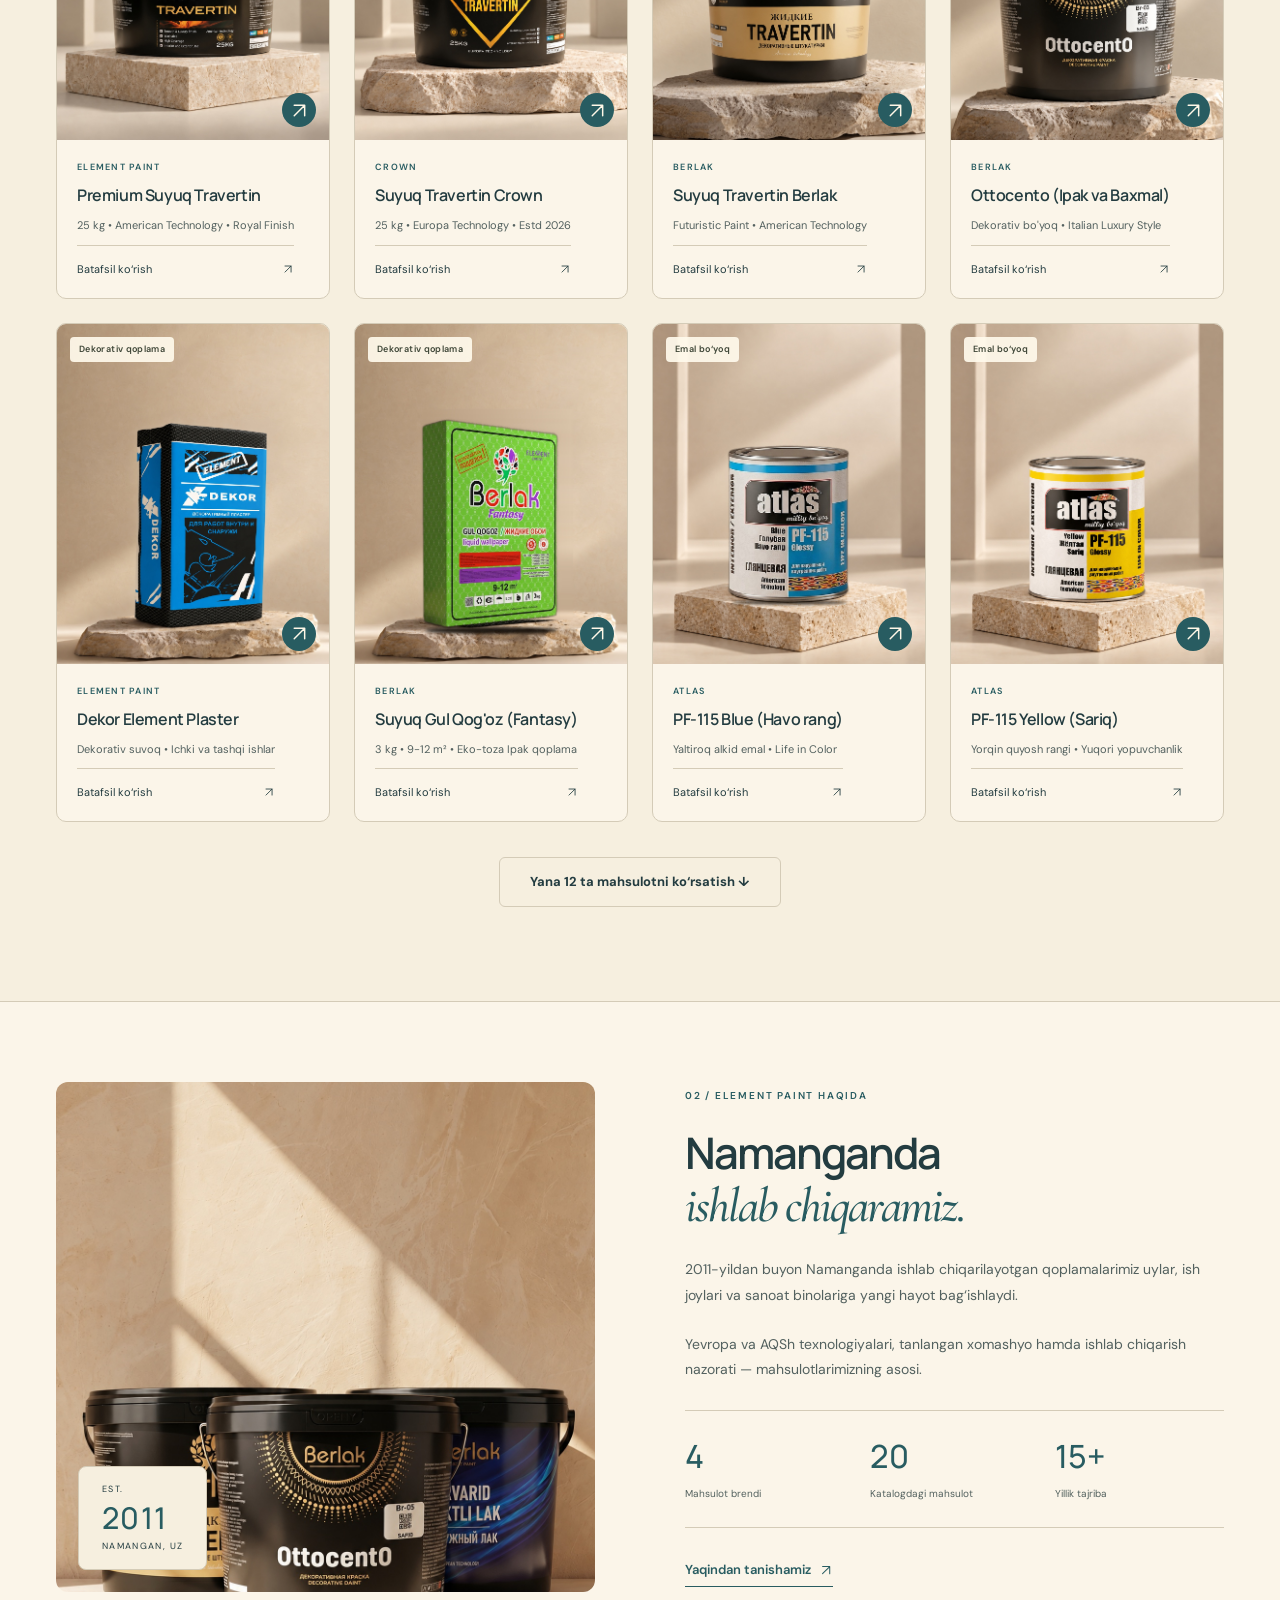
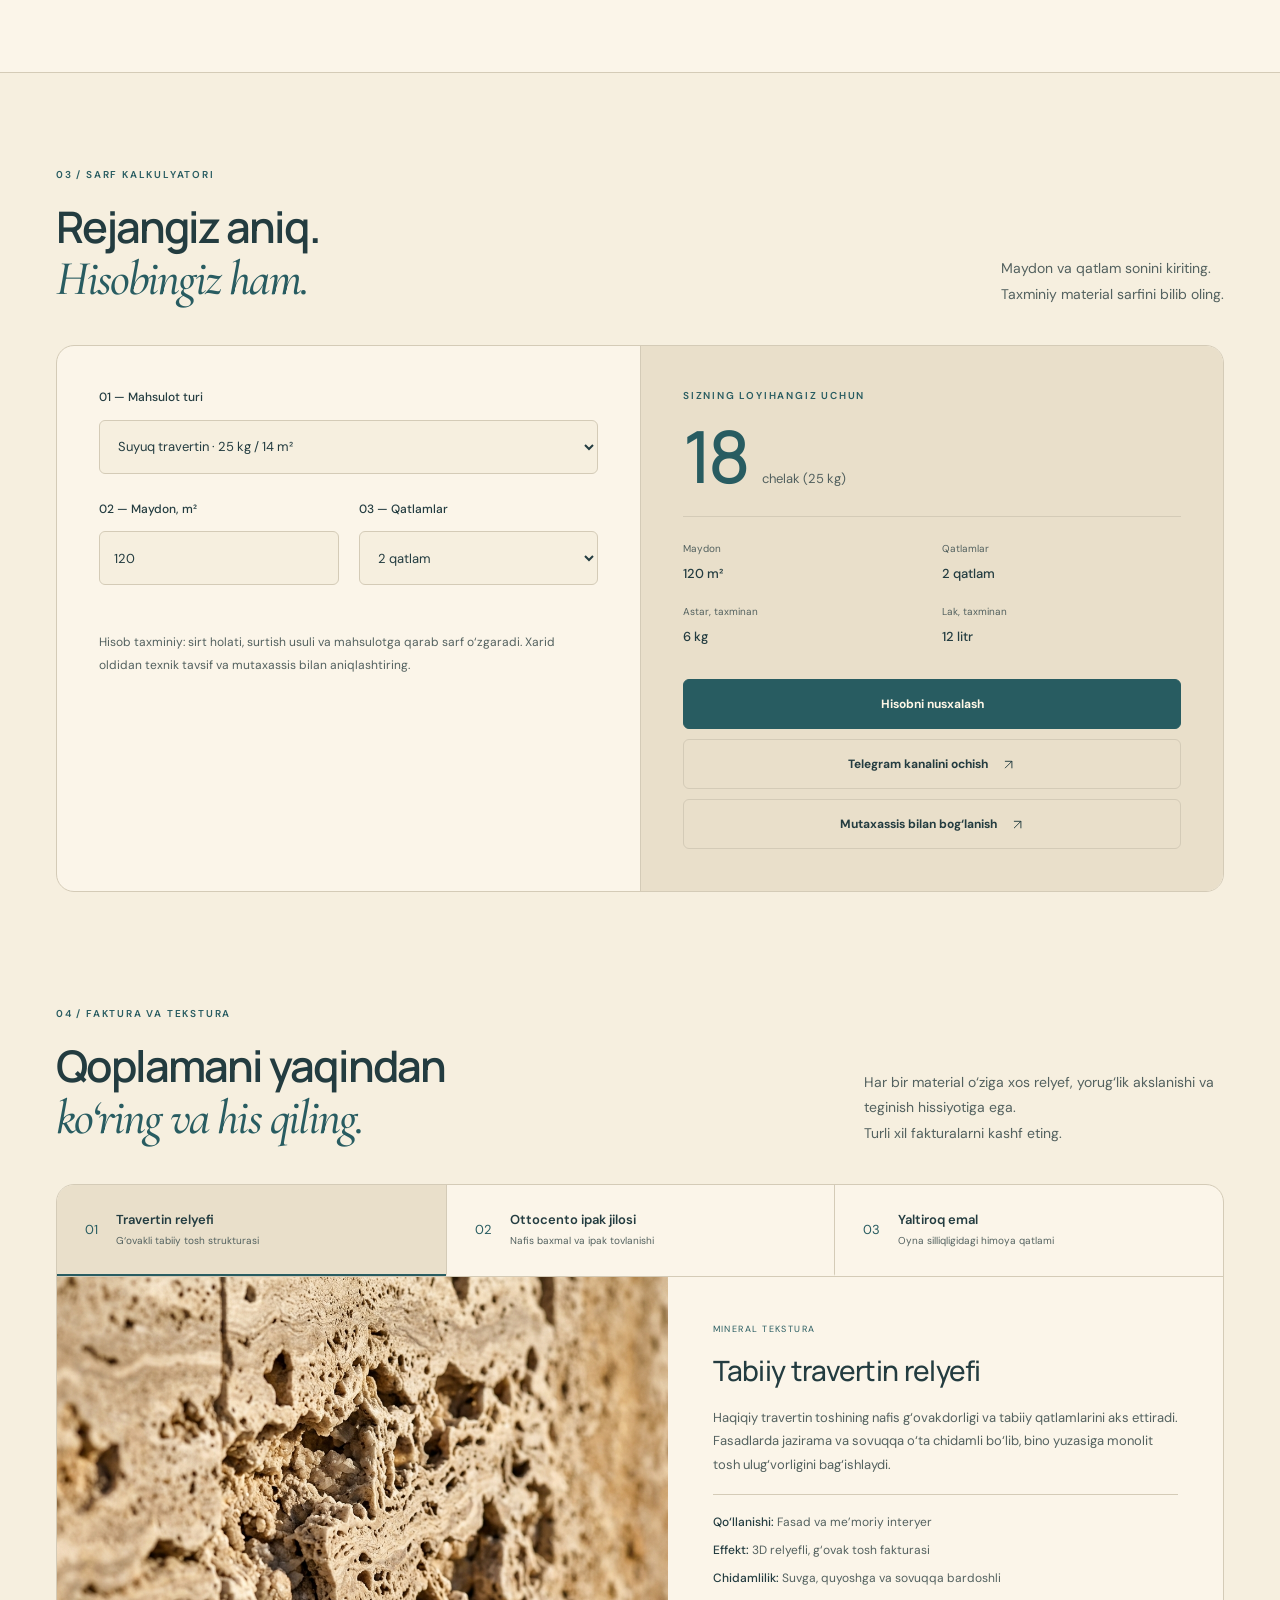
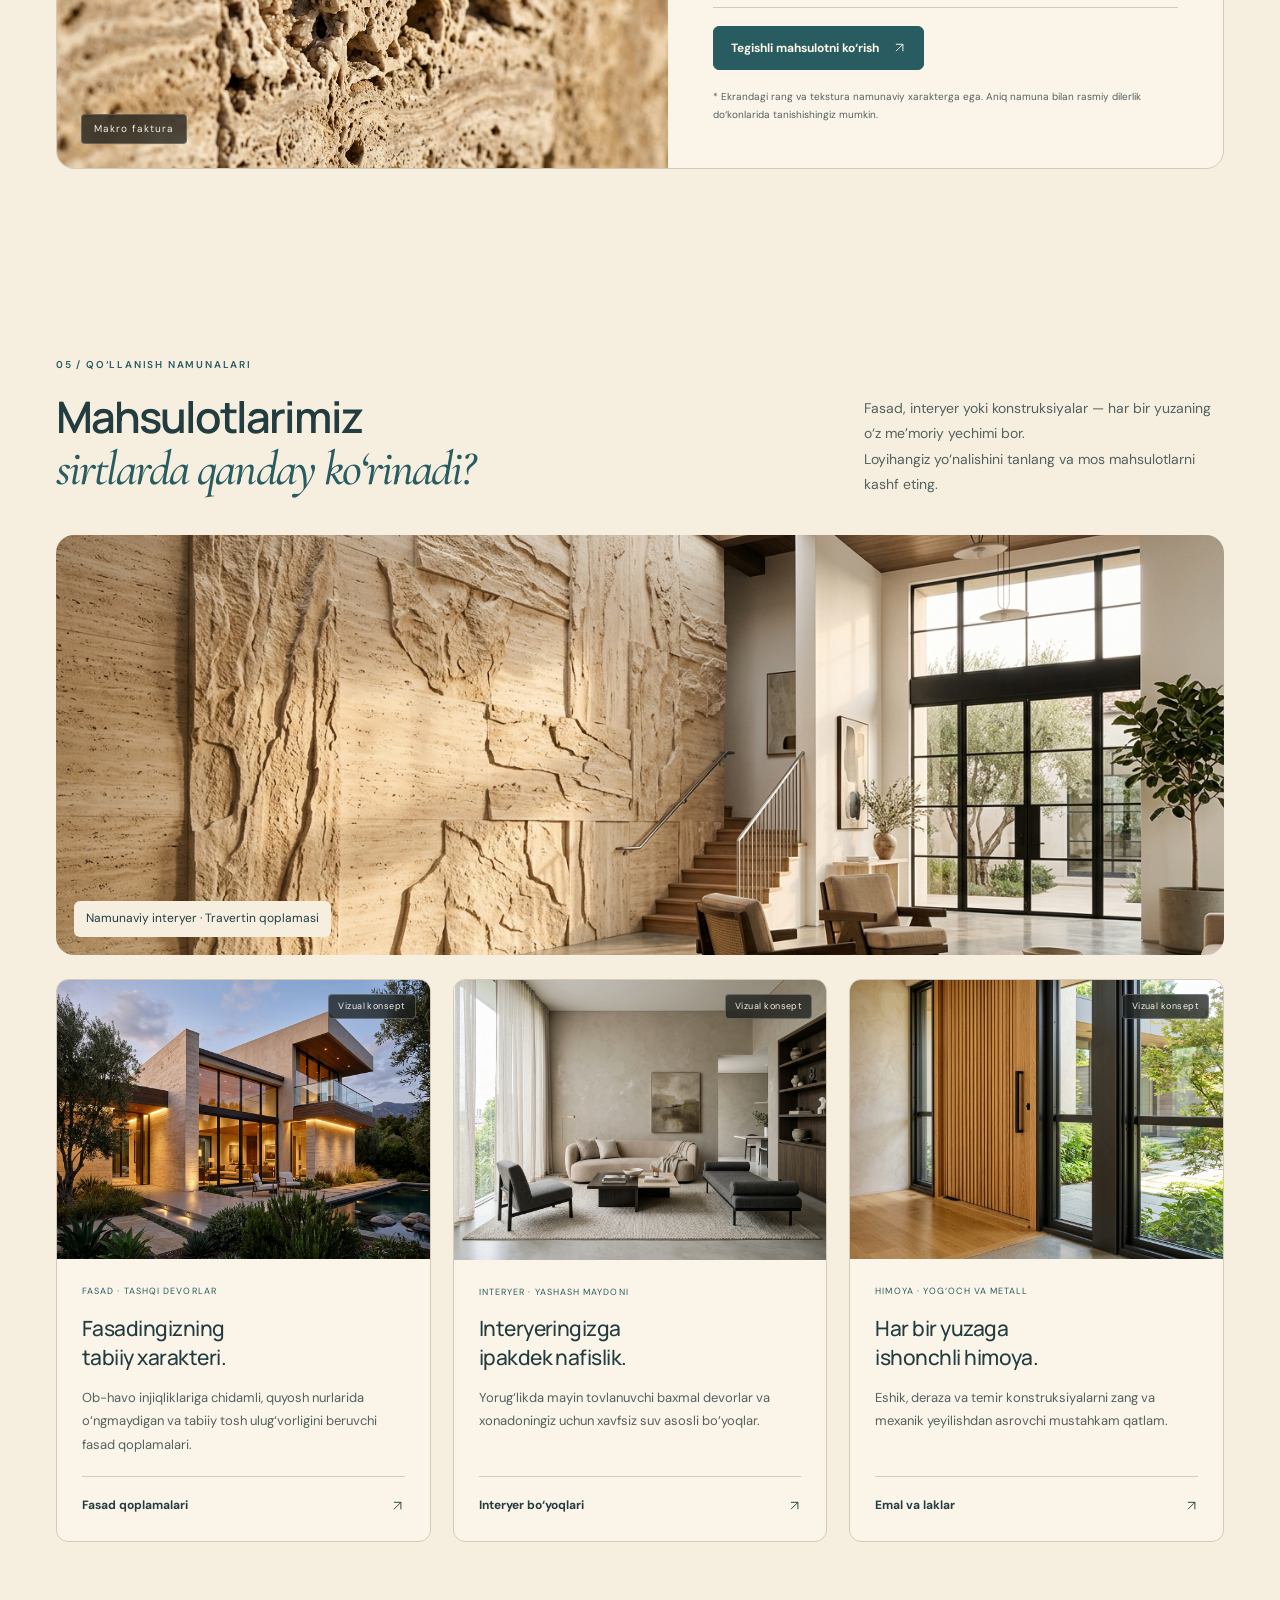
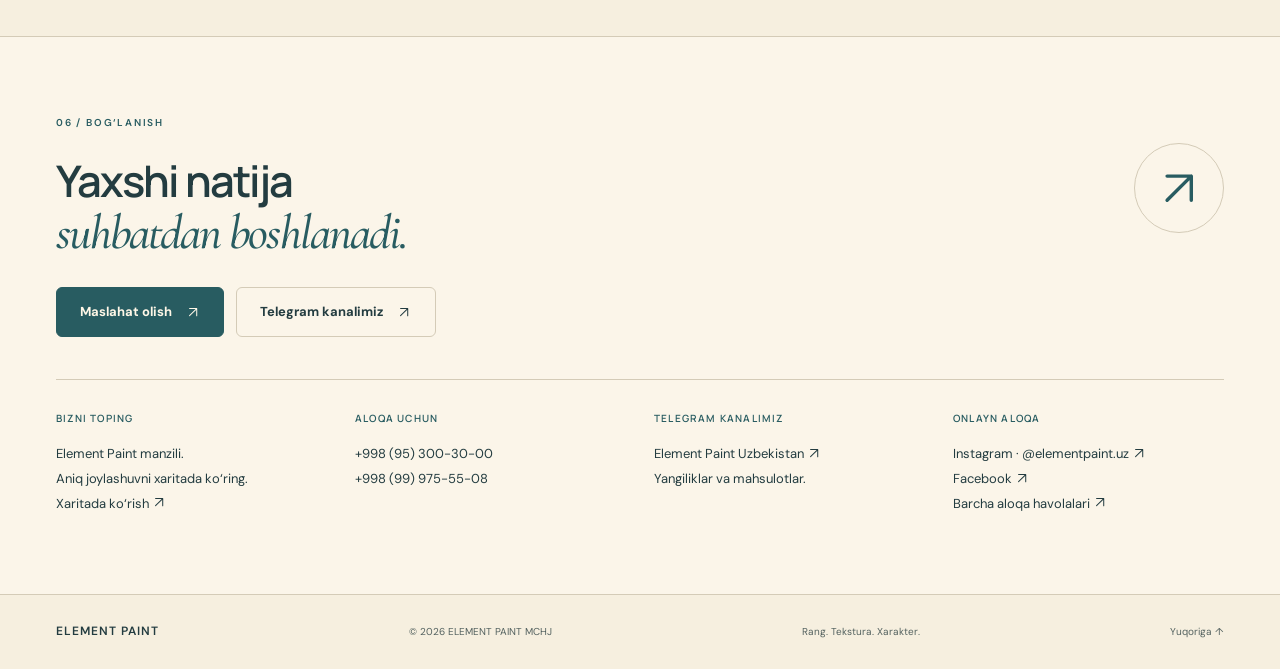
<file: element_paint_web/index.html>
<!doctype html>
<html lang="uz" data-theme="light">
  <head>
    <meta charset="utf-8" />
    <meta name="viewport" content="width=device-width, initial-scale=1" />
    <meta name="theme-color" content="#f6efdf" />
    <meta
      name="description"
      content="Element Paint: fasad va interyer uchun tabiiy qoplamalar, mineral travertin, dekorativ bo‘yoqlar, emallar va laklar. 4 brend, 20 mahsulot va sarf kalkulyatori."
    />
    <meta
      property="og:title"
      content="Element Paint — O‘zbekistonda bo‘yoq ishlab chiqaruvchi"
    />
    <meta
      property="og:description"
      content="Namanganda ishlab chiqarilgan dekorativ qoplamalar, emal, lak va gruntlar. Mahsulotlar katalogi va sarf kalkulyatori."
    />
    <meta property="og:type" content="website" />
    <meta property="og:url" content="https://elementpaint.uz/" />
    <meta property="og:image" content="https://elementpaint.uz/assets/element_travertin.jpg" />
    <link rel="canonical" href="https://elementpaint.uz/" />
    <title>Element Paint — O‘zbekistonda bo‘yoq ishlab chiqaruvchi</title>
    <link rel="icon" href="assets/logo_dark.png" />
    <link rel="preconnect" href="https://fonts.googleapis.com" />
    <link rel="preconnect" href="https://fonts.gstatic.com" crossorigin />
    <link href="https://fonts.googleapis.com/css2?family=Cormorant+Garamond:ital,wght@1,500;1,600&amp;family=DM+Sans:wght@400;500;600;700&amp;family=Manrope:wght@400;500;600;700&amp;display=swap" rel="stylesheet" />
    <link rel="stylesheet" href="style.css?v=20261003.2" />
    <script src="theme.js?v=20261003.2"></script>
    <script src="products.js?v=20261003.2" defer></script>
    <script src="app.js?v=20261003.2" defer></script>
    <script type="module" src="paint-background.js?v=20261003.2"></script>
  </head>
  <body>
    <a class="skip-link" href="#main">Asosiy mazmunga o‘tish</a>
    <div class="topbar">
      <div class="container">
        <span>O‘zbekistonda ishlab chiqarilgan. <b>2011-yildan buyon.</b></span
        ><a href="tel:+998953003000">+998 (95) 300-30-00 <svg class="arrow-icon" aria-hidden="true" viewBox="0 0 24 24" fill="none" stroke="currentColor" stroke-width="1.7" stroke-linecap="round" stroke-linejoin="round"><path d="M6 18 18 6M6 6h12v12"/></svg></a>
      </div>
    </div>
    <header class="header">
      <nav class="container navigation" aria-label="Asosiy navigatsiya">
        <a class="brand" href="#home" aria-label="Element Paint — bosh sahifa">
          <img class="logo-dark" src="assets/logo_dark.png" alt="Element Paint" width="180" height="48" />
          <img class="logo-light" src="assets/logo_light.png" alt="Element Paint" width="180" height="48" />
        </a>
        <div class="nav-links" id="navLinks">
          <a href="#products">Mahsulotlar</a>
          <a href="#textures">Teksturalar</a>
          <a href="#about">Biz haqimizda</a>
          <a href="#calculator">Kalkulyator</a>
          <a href="#spaces">Qo‘llanish namunalari</a>
          <a href="#contact">Aloqa</a>
        </div>
        <div class="nav-actions">
          <button
            class="icon-button"
            id="themeBtn"
            aria-label="Tungi rejimni yoqish"
          >
            ☼</button
          ><a class="button small nav-contact" href="tel:+998953003000"
            >Maslahat olish <svg class="arrow-icon" aria-hidden="true" viewBox="0 0 24 24" fill="none" stroke="currentColor" stroke-width="1.7" stroke-linecap="round" stroke-linejoin="round"><path d="M6 18 18 6M6 6h12v12"/></svg></a
          ><button
            class="icon-button menu-button"
            id="menuBtn"
            aria-label="Menyuni ochish"
            aria-expanded="false"
            aria-controls="navLinks"
          >
            <svg aria-hidden="true" viewBox="0 0 24 24" fill="none" stroke="currentColor" stroke-width="1.7" stroke-linecap="round"><path d="M4 6h16M4 12h16M4 18h16"/></svg>
          </button>
        </div>
      </nav>
    </header>
    <main id="main">
      <section class="manufacturer-hero" id="home" aria-labelledby="heroTitle">
        <canvas id="paintBackground" aria-hidden="true"></canvas>
        <div class="container manufacturer-grid">
          <div class="hero-copy">
            <div class="eyebrow"><span class="status-dot"></span> BO‘YOQ ISHLAB CHIQARUVCHI · NAMANGAN</div>
            <h1 id="heroTitle">Har bir sirt uchun<br /><span>o‘z bo‘yog‘imiz.</span></h1>
            <p class="hero-description">Dekorativ qoplamalar, emal, lak va gruntlar. Element Paint mahsulotlarini tanlang — tarkibi, qo‘llanishi va sarfi bilan bir joyda tanishing.</p>
            <div class="actions"><a class="button" href="#products">Mahsulotlarni tanlash <svg class="arrow-icon" aria-hidden="true" viewBox="0 0 24 24" fill="none" stroke="currentColor" stroke-width="1.7" stroke-linecap="round" stroke-linejoin="round"><path d="M6 18 18 6M6 6h12v12"/></svg></a><a class="button secondary" href="#calculator">Sarfni hisoblash →</a></div>
            <div class="paint-palette" aria-hidden="true"><i></i><i></i><i></i><i></i><i></i><span>RANG. QOPLAMA. HIMOYA.</span></div>
            <div class="hero-proof" aria-label="Element Paint raqamlarda">
              <div><span class="proof-number">15<span>+</span></span><span class="proof-label">Yillik tajriba</span></div>
              <div><span class="proof-number">4</span><span class="proof-label">Mahsulot brendi</span></div>
              <div><span class="proof-number">20</span><span class="proof-label">Katalogdagi mahsulot</span></div>
            </div>
          </div>
          <div class="featured-collection">
            <button class="featured-main" id="heroProductBtn" type="button" aria-label="Premium Suyuq Travertin haqida batafsil ma’lumot">
              <span class="featured-tag">ELEMENT PAINT · 25 KG</span>
              <img src="assets/element_travertin.jpg" alt="Element Paint Premium Suyuq Travertin chelagi" width="1122" height="1402" fetchpriority="high" />
              <span class="featured-info"><span><small>DEKORATIV QOPLAMA</small><strong>Premium Suyuq Travertin</strong></span><span class="featured-arrow" aria-hidden="true"><svg class="arrow-icon" aria-hidden="true" viewBox="0 0 24 24" fill="none" stroke="currentColor" stroke-width="1.7" stroke-linecap="round" stroke-linejoin="round"><path d="M6 18 18 6M6 6h12v12"/></svg></span></span>
            </button>
            <div class="featured-small-grid">
              <button class="featured-small" data-featured-product="berlak-ottocento" type="button"><img src="assets/ottocento.jpg" alt="Berlak Ottocento dekorativ bo‘yoq chelagi" width="1122" height="1402" /><span><small>BERLAK</small><strong>Ottocento</strong></span><span aria-hidden="true"><svg class="arrow-icon" aria-hidden="true" viewBox="0 0 24 24" fill="none" stroke="currentColor" stroke-width="1.7" stroke-linecap="round" stroke-linejoin="round"><path d="M6 18 18 6M6 6h12v12"/></svg></span></button>
              <button class="featured-small" data-featured-product="atlas-blue" type="button"><img src="assets/enamel_blue.jpg" alt="Atlas PF-115 emal bo‘yoq chelagi" width="1122" height="1402" /><span><small>ATLAS</small><strong>PF-115 emal</strong></span><span aria-hidden="true"><svg class="arrow-icon" aria-hidden="true" viewBox="0 0 24 24" fill="none" stroke="currentColor" stroke-width="1.7" stroke-linecap="round" stroke-linejoin="round"><path d="M6 18 18 6M6 6h12v12"/></svg></span></button>
            </div>
            <p class="collection-note">Mahsulot ustiga bosing va xususiyatlarini ko‘ring.</p>
          </div>
        </div>
      </section>

      <section class="brand-strip" aria-label="Brendlar">
        <div class="container">
          <span class="strip-label">BIR OILA.<br />TO‘RT BREND.</span
          ><a href="#products" data-brand-link="ELEMENT PAINT"
            >ELEMENT<span>PAINT</span></a
          ><a href="#products" data-brand-link="BERLAK"
            >BERLAK<span>FUTURISTIC PAINT</span></a
          ><a href="#products" data-brand-link="ATLAS"
            >ATLAS<span>MILLIY BO‘YOQ</span></a
          ><a href="#products" data-brand-link="CROWN"
            >CROWN<span>EUROPA TECHNOLOGY</span></a
          >
        </div>
      </section>

      <section
        class="section container products-section"
        id="products"
        aria-labelledby="catalogTitle"
      >
        <div class="section-heading">
          <div>
            <div class="eyebrow">01 / MAHSULOTLAR</div>
            <h2 id="catalogTitle">
              Ishlab chiqarayotgan<br /><em>mahsulotlarimiz.</em>
            </h2>
          </div>
          <p>
            Ilk astardan so‘nggi qatlamgacha.<br />Loyihangizga mos mahsulotni
            toping.
          </p>
        </div>
        <div class="catalog-toolbar">
          <div class="filters" role="group" aria-label="Mahsulot kategoriyasi">
            <button class="filter active" data-filter="all" aria-pressed="true">
              Barchasi <span id="totalCount">20</span></button
            ><button
              class="filter"
              data-filter="travertin"
              aria-pressed="false"
            >
              Travertin va suvoq</button
            ><button class="filter" data-filter="emal" aria-pressed="false">
              Emal bo‘yoqlar</button
            ><button class="filter" data-filter="lak" aria-pressed="false">
              Laklar</button
            ><button class="filter" data-filter="protection" aria-pressed="false">
              Emal va laklar</button
            ><button class="filter" data-filter="primer" aria-pressed="false">
              Grunt va yelim
            </button>
          </div>
          <div class="search-row">
            <label class="search-box"
              ><span aria-hidden="true">⌕</span
              ><input
                id="searchInput"
                type="search"
                placeholder="Mahsulot yoki brend qidirish"
                aria-label="Mahsulot yoki brend qidirish" /></label
            ><label class="brand-select"
              ><span class="sr-only">Brend</span
              ><select id="brandFilter">
                <option value="all">Barcha brendlar</option>
                <option>ELEMENT PAINT</option>
                <option>BERLAK</option>
                <option>ATLAS</option>
                <option>CROWN</option>
              </select></label
            >
          </div>
        </div>
        <div class="catalog-meta">
          <span id="resultCount" role="status"></span
          ><span>FASAD / INTERYER / SANOAT</span>
        </div>
        <div class="product-grid" id="productGrid"></div>
        <div class="catalog-pagination" id="catalogPagination">
          <button class="button secondary large" id="loadMoreBtn">
            Yana 12 ta mahsulotni ko‘rsatish ↓
          </button>
        </div>
        <div class="empty-state" id="emptyState" hidden>
          <h3>Mahsulot topilmadi</h3>
          <p>Boshqa nom bilan qidiring yoki filtrlarni tozalang.</p>
          <button class="button" id="resetFilters">
            Filtrlarni tozalash <svg class="arrow-icon" aria-hidden="true" viewBox="0 0 24 24" fill="none" stroke="currentColor" stroke-width="1.7" stroke-linecap="round" stroke-linejoin="round"><path d="M6 18 18 6M6 6h12v12"/></svg>
          </button>
        </div>
        <noscript
          ><p>
            Katalog va kalkulyator uchun JavaScript’ni yoqing. Ma’lumot olish:
            <a href="tel:+998953003000">+998 (95) 300-30-00</a>.
          </p></noscript
        >
      </section>

      <section class="about-section" id="about">
        <div class="container about-grid">
          <div class="about-image">
            <img
              src="assets/group_premium.jpg"
              alt="Element Paint dekorativ qoplamalar kolleksiyasi"
              width="1122"
              height="1402"
              loading="lazy"
            /><span class="image-stamp"
              >EST.<br /><b>2011</b><br />NAMANGAN, UZ</span
            >
          </div>
          <div class="about-copy">
            <div class="eyebrow">02 / ELEMENT PAINT HAQIDA</div>
            <h2>Namanganda<br /><em>ishlab chiqaramiz.</em></h2>
            <p>
              2011-yildan buyon Namanganda ishlab chiqarilayotgan qoplamalarimiz
              uylar, ish joylari va sanoat binolariga yangi hayot bag‘ishlaydi.
            </p>
            <p>
              Yevropa va AQSh texnologiyalari, tanlangan xomashyo hamda ishlab
              chiqarish nazorati — mahsulotlarimizning asosi.
            </p>
            <div class="about-facts">
              <div><strong>4</strong><span>Mahsulot brendi</span></div>
              <div><strong>20</strong><span>Katalogdagi mahsulot</span></div>
              <div><strong>15+</strong><span>Yillik tajriba</span></div>
            </div>
            <a class="text-link" href="#contact">Yaqindan tanishamiz <svg class="arrow-icon" aria-hidden="true" viewBox="0 0 24 24" fill="none" stroke="currentColor" stroke-width="1.7" stroke-linecap="round" stroke-linejoin="round"><path d="M6 18 18 6M6 6h12v12"/></svg></a>
          </div>
        </div>
      </section>

      <section class="section container" id="calculator">
        <div class="section-heading">
          <div>
            <div class="eyebrow">03 / SARF KALKULYATORI</div>
            <h2>Rejangiz aniq.<br /><em>Hisobingiz ham.</em></h2>
          </div>
          <p>
            Maydon va qatlam sonini kiriting.<br />Taxminiy material sarfini
            bilib oling.
          </p>
        </div>
        <div class="calculator">
          <form id="calcForm" class="calc-inputs">
            <label for="calcSurface">01 — Mahsulot turi</label
            ><select id="calcSurface">
              <option value="travertin">Suyuq travertin · 25 kg / 14 m²</option>
              <option value="ottocento">Ottocento · 1 chelak / 25 m²</option>
              <option value="enamel">PF-115 emal · 1 kg / 9 m²</option>
              <option value="primer">Astar konsentrati · 1 kg / 45 m²</option>
            </select>
            <div class="calc-fields">
              <div>
                <label for="calcArea">02 — Maydon, m²</label
                ><input
                  id="calcArea"
                  type="number"
                  value="120"
                  min="1"
                  max="10000"
                  step="any"
                  required
                  aria-describedby="calcError"
                />
              </div>
              <div>
                <label for="calcLayers">03 — Qatlamlar</label
                ><select id="calcLayers">
                  <option value="1">1 qatlam</option>
                  <option value="2" selected>2 qatlam</option>
                </select>
              </div>
            </div>
            <p id="calcError" class="error" role="alert"></p>
            <p class="calc-note">
              Hisob taxminiy: sirt holati, surtish usuli va mahsulotga qarab
              sarf o‘zgaradi. Xarid oldidan texnik tavsif va mutaxassis bilan
              aniqlashtiring.
            </p>
          </form>
          <div class="calc-result" aria-label="Hisoblash natijasi" aria-live="polite">
            <div class="eyebrow">SIZNING LOYIHANGIZ UCHUN</div>
            <div class="result-primary">
              <strong id="resAmount">—</strong
              ><span id="resUnit">chelak (25 kg)</span>
            </div>
            <div class="result-details">
              <div><span>Maydon</span><strong id="resArea">—</strong></div>
              <div><span>Qatlamlar</span><strong id="resLayers">—</strong></div>
              <div>
                <span>Astar, taxminan</span><strong id="resPrimer">—</strong>
              </div>
              <div>
                <span>Lak, taxminan</span><strong id="resVarnish">—</strong>
              </div>
            </div>
            <div class="calc-actions">
              <button class="button" id="copyCalculation" type="button">Hisobni nusxalash</button>
              <span class="copy-status" id="calcCopyStatus" role="status"></span>
              <a class="button secondary" id="calcTgBtn" href="https://t.me/Elementpaint_uzbekistan" target="_blank" rel="noopener noreferrer"
                >Telegram kanalini ochish <svg class="arrow-icon" aria-hidden="true" viewBox="0 0 24 24" fill="none" stroke="currentColor" stroke-width="1.7" stroke-linecap="round" stroke-linejoin="round"><path d="M6 18 18 6M6 6h12v12"/></svg></a
              >
              <a class="button secondary" href="tel:+998953003000"
                >Mutaxassis bilan bog‘lanish <svg class="arrow-icon" aria-hidden="true" viewBox="0 0 24 24" fill="none" stroke="currentColor" stroke-width="1.7" stroke-linecap="round" stroke-linejoin="round"><path d="M6 18 18 6M6 6h12v12"/></svg></a
              >
            </div>
          </div>
        </div>
      </section>

      <section class="section container textures-section" id="textures" aria-labelledby="texturesTitle">
        <div class="section-heading">
          <div>
            <div class="eyebrow">04 / FAKTURA VA TEKSTURA</div>
            <h2 id="texturesTitle">
              Qoplamani yaqindan<br /><em>ko‘ring va his qiling.</em>
            </h2>
          </div>
          <p>
            Har bir material o‘ziga xos relyef, yorug‘lik akslanishi va teginish hissiyotiga ega.<br />
            Turli xil fakturalarni kashf eting.
          </p>
        </div>
        <div class="texture-explorer">
          <div class="texture-nav" role="tablist" aria-label="Tekstura turlari">
            <button class="texture-tab active" role="tab" tabindex="0" aria-selected="true" data-texture="travertin" id="tab-travertin" aria-controls="panel-texture">
              <span class="texture-tab-num">01</span>
              <span class="texture-tab-info">
                <strong>Travertin relyefi</strong>
                <span>G‘ovakli tabiiy tosh strukturasi</span>
              </span>
            </button>
            <button class="texture-tab" role="tab" tabindex="-1" aria-selected="false" data-texture="ottocento" id="tab-ottocento" aria-controls="panel-texture">
              <span class="texture-tab-num">02</span>
              <span class="texture-tab-info">
                <strong>Ottocento ipak jilosi</strong>
                <span>Nafis baxmal va ipak tovlanishi</span>
              </span>
            </button>
            <button class="texture-tab" role="tab" tabindex="-1" aria-selected="false" data-texture="enamel" id="tab-enamel" aria-controls="panel-texture">
              <span class="texture-tab-num">03</span>
              <span class="texture-tab-info">
                <strong>Yaltiroq emal</strong>
                <span>Oyna silliqligidagi himoya qatlami</span>
              </span>
            </button>
          </div>
          <div class="texture-display" id="panel-texture" role="tabpanel" tabindex="0" aria-labelledby="tab-travertin">
            <div class="texture-view">
              <img
                id="textureImg"
                src="assets/texture_travertine.jpg"
                alt="Travertin mineral relyefi makro ko‘rinishi"
                width="1024"
                height="768"
                loading="lazy"
              />
              <span class="texture-zoom-hint">Makro faktura</span>
            </div>
            <div class="texture-details">
              <span class="texture-eyebrow" id="textureEyebrow">MINERAL TEKSTURA</span>
              <h3 id="textureTitle">Tabiiy travertin relyefi</h3>
              <p id="textureDesc">
                Haqiqiy travertin toshining nafis g‘ovakdorligi va tabiiy qatlamlarini aks ettiradi. Fasadlarda jazirama va sovuqqa o‘ta chidamli bo‘lib, bino yuzasiga monolit tosh ulug‘vorligini bag‘ishlaydi.
              </p>
              <ul class="texture-specs" id="textureSpecs">
                <li><strong>Qo‘llanishi:</strong> Fasad va me’moriy interyer</li>
                <li><strong>Effekt:</strong> 3D relyefli, g‘ovak tosh fakturasi</li>
                <li><strong>Chidamlilik:</strong> Suvga, quyoshga va sovuqqa bardoshli</li>
              </ul>
              <div class="texture-action">
                <button class="button small" id="textureActionBtn" data-space-filter="travertin">
                  Tegishli mahsulotni ko‘rish <svg class="arrow-icon" aria-hidden="true" viewBox="0 0 24 24" fill="none" stroke="currentColor" stroke-width="1.7" stroke-linecap="round" stroke-linejoin="round"><path d="M6 18 18 6M6 6h12v12"/></svg>
                </button>
              </div>
              <p class="texture-disclaimer">
                * Ekrandagi rang va tekstura namunaviy xarakterga ega. Aniq namuna bilan rasmiy dilerlik do‘konlarida tanishishingiz mumkin.
              </p>
            </div>
          </div>
        </div>
      </section>

      <section class="section container spaces-section" id="spaces" aria-labelledby="spacesTitle">
        <div class="section-heading">
          <div>
            <div class="eyebrow">05 / QO‘LLANISH NAMUNALARI</div>
            <h2 id="spacesTitle">
              Mahsulotlarimiz<br /><em>sirtlarda qanday ko‘rinadi?</em>
            </h2>
          </div>
          <p>
            Fasad, interyer yoki konstruksiyalar — har bir yuzaning o‘z me’moriy yechimi bor.<br />
            Loyihangiz yo‘nalishini tanlang va mos mahsulotlarni kashf eting.
          </p>
        </div>
        <figure class="application-banner"><img src="assets/hero_architecture.jpg" alt="Travertin qoplamasining interyerda qo‘llanish namunasi" width="1920" height="1080" loading="lazy" /><figcaption>Namunaviy interyer · Travertin qoplamasi</figcaption></figure>
        <div class="spaces-grid">
          <article class="space-card space-card-primary">
            <div class="space-image-wrapper">
              <img
                src="assets/space_facade.jpg"
                alt="Zamonaviy villa fassadi — mineral travertin relyefi"
                width="1024"
                height="768"
                loading="lazy"
              />
              <span class="concept-badge">Vizual konsept</span>
            </div>
            <div class="space-content">
              <span class="space-eyebrow">FASAD · TASHQI DEVORLAR</span>
              <h3>Fasadingizning<br />tabiiy xarakteri.</h3>
              <p>
                Ob-havo injiqliklariga chidamli, quyosh nurlarida o‘ngmaydigan va tabiiy tosh ulug‘vorligini beruvchi fasad qoplamalari.
              </p>

              <button class="button small" data-space-filter="travertin">
                Fasad qoplamalari <svg class="arrow-icon" aria-hidden="true" viewBox="0 0 24 24" fill="none" stroke="currentColor" stroke-width="1.7" stroke-linecap="round" stroke-linejoin="round"><path d="M6 18 18 6M6 6h12v12"/></svg>
              </button>
            </div>
          </article>

          <article class="space-card">
            <div class="space-image-wrapper">
              <img
                src="assets/space_interior.jpg"
                alt="Nafis me’moriy interyer — Ottocento ipak jiloli devor"
                width="1024"
                height="768"
                loading="lazy"
              />
              <span class="concept-badge">Vizual konsept</span>
            </div>
            <div class="space-content">
              <span class="space-eyebrow">INTERYER · YASHASH MAYDONI</span>
              <h3>Interyeringizga<br />ipakdek nafislik.</h3>
              <p>
                Yorug‘likda mayin tovlanuvchi baxmal devorlar va xonadoningiz uchun xavfsiz suv asosli bo‘yoqlar.
              </p>
              <button class="button small secondary" data-space-filter="travertin" data-product-query="ottocento">
                Interyer bo‘yoqlari <svg class="arrow-icon" aria-hidden="true" viewBox="0 0 24 24" fill="none" stroke="currentColor" stroke-width="1.7" stroke-linecap="round" stroke-linejoin="round"><path d="M6 18 18 6M6 6h12v12"/></svg>
              </button>
            </div>
          </article>

          <article class="space-card">
            <div class="space-image-wrapper">
              <img
                src="assets/space_wood_metal.jpg"
                alt="Yog‘och va metall yuzalar — himoyalovchi alkid emallar"
                width="1024"
                height="768"
                loading="lazy"
              />
              <span class="concept-badge">Vizual konsept</span>
            </div>
            <div class="space-content">
              <span class="space-eyebrow">HIMOYA · YOG‘OCH VA METALL</span>
              <h3>Har bir yuzaga<br />ishonchli himoya.</h3>
              <p>
                Eshik, deraza va temir konstruksiyalarni zang va mexanik yeyilishdan asrovchi mustahkam qatlam.
              </p>
              <button class="button small secondary" data-space-filter="protection">
                Emal va laklar <svg class="arrow-icon" aria-hidden="true" viewBox="0 0 24 24" fill="none" stroke="currentColor" stroke-width="1.7" stroke-linecap="round" stroke-linejoin="round"><path d="M6 18 18 6M6 6h12v12"/></svg>
              </button>
            </div>
          </article>
        </div>
      </section>

      <section class="contact-section" id="contact">
        <div class="container">
          <div class="contact-intro">
            <div>
              <div class="eyebrow">06 / BOG‘LANISH</div>
              <h2>Yaxshi natija<br /><em>suhbatdan boshlanadi.</em></h2>
            </div>
            <a
              class="contact-arrow"
              href="tel:+998953003000"
              aria-label="Element Paint bilan bog‘lanish"
              ><svg class="arrow-icon" aria-hidden="true" viewBox="0 0 24 24" fill="none" stroke="currentColor" stroke-width="1.7" stroke-linecap="round" stroke-linejoin="round"><path d="M6 18 18 6M6 6h12v12"/></svg></a
            >
          </div>
          <div class="contact-actions">
            <a class="button" href="tel:+998953003000">Maslahat olish <svg class="arrow-icon" aria-hidden="true" viewBox="0 0 24 24" fill="none" stroke="currentColor" stroke-width="1.7" stroke-linecap="round" stroke-linejoin="round"><path d="M6 18 18 6M6 6h12v12"/></svg></a>
            <a class="button secondary" href="https://t.me/Elementpaint_uzbekistan" target="_blank" rel="noopener noreferrer">Telegram kanalimiz <svg class="arrow-icon" aria-hidden="true" viewBox="0 0 24 24" fill="none" stroke="currentColor" stroke-width="1.7" stroke-linecap="round" stroke-linejoin="round"><path d="M6 18 18 6M6 6h12v12"/></svg></a>
          </div>
          <div class="contact-grid">
            <div>
              <h3>Bizni toping</h3>
              <p>Element Paint manzili.<br />Aniq joylashuvni xaritada ko‘ring.</p>
              <a
                href="https://maps.app.goo.gl/scJGPxg4oJ8yTFk18"
                target="_blank"
                rel="noopener noreferrer"
                >Xaritada ko‘rish <svg class="arrow-icon" aria-hidden="true" viewBox="0 0 24 24" fill="none" stroke="currentColor" stroke-width="1.7" stroke-linecap="round" stroke-linejoin="round"><path d="M6 18 18 6M6 6h12v12"/></svg></a
              >
            </div>
            <div>
              <h3>Aloqa uchun</h3>
              <a href="tel:+998953003000">+998 (95) 300-30-00</a>
              <a href="tel:+998999755508">+998 (99) 975-55-08</a>
            </div>
            <div>
              <h3>Telegram kanalimiz</h3>
              <a href="https://t.me/Elementpaint_uzbekistan" target="_blank" rel="noopener noreferrer">Element Paint Uzbekistan <svg class="arrow-icon" aria-hidden="true" viewBox="0 0 24 24" fill="none" stroke="currentColor" stroke-width="1.7" stroke-linecap="round" stroke-linejoin="round"><path d="M6 18 18 6M6 6h12v12"/></svg></a>
              <p>Yangiliklar va mahsulotlar.</p>
            </div>
            <div>
              <h3>Onlayn aloqa</h3>
              <a
                href="https://www.instagram.com/elementpaint.uz/"
                target="_blank"
                rel="noopener noreferrer"
                >Instagram · @elementpaint.uz <svg class="arrow-icon" aria-hidden="true" viewBox="0 0 24 24" fill="none" stroke="currentColor" stroke-width="1.7" stroke-linecap="round" stroke-linejoin="round"><path d="M6 18 18 6M6 6h12v12"/></svg></a
              >
              <a href="https://www.facebook.com/profile.php?id=61589843622428" target="_blank" rel="noopener noreferrer">Facebook <svg class="arrow-icon" aria-hidden="true" viewBox="0 0 24 24" fill="none" stroke="currentColor" stroke-width="1.7" stroke-linecap="round" stroke-linejoin="round"><path d="M6 18 18 6M6 6h12v12"/></svg></a>
              <a href="https://taplink.cc/elementpaint.uz" target="_blank" rel="noopener noreferrer">Barcha aloqa havolalari <svg class="arrow-icon" aria-hidden="true" viewBox="0 0 24 24" fill="none" stroke="currentColor" stroke-width="1.7" stroke-linecap="round" stroke-linejoin="round"><path d="M6 18 18 6M6 6h12v12"/></svg></a>
            </div>
          </div>
        </div>
      </section>
    </main>
    <footer class="container footer">
      <a class="footer-brand" href="#home">ELEMENT PAINT</a>
      <span>© <span id="year">2026</span> ELEMENT PAINT MCHJ</span>
      <span>Rang. Tekstura. Xarakter.</span>
      <a href="#home">Yuqoriga ↑</a>
    </footer>
    <dialog id="productDialog" aria-labelledby="modalTitle">
      <button
        class="icon-button close-dialog"
        id="closeDialog"
        aria-label="Mahsulot oynasini yopish"
      >
        ×
      </button>
      <div class="dialog-grid">
        <div class="dialog-image">
          <img id="modalImg" alt="" width="1122" height="1402" />
        </div>
        <div class="dialog-copy">
          <div class="eyebrow" id="modalBrand"></div>
          <h2 id="modalTitle"></h2>
          <p id="modalDesc"></p>
          <table id="modalSpecs">
            <caption class="sr-only">
              Mahsulot xususiyatlari
            </caption>
            <tbody></tbody>
          </table>
          <div class="dialog-actions">
            <a class="button" id="modalTgBtn" href="https://t.me/Elementpaint_uzbekistan" target="_blank" rel="noopener noreferrer"
              >Telegram kanalini ochish <svg class="arrow-icon" aria-hidden="true" viewBox="0 0 24 24" fill="none" stroke="currentColor" stroke-width="1.7" stroke-linecap="round" stroke-linejoin="round"><path d="M6 18 18 6M6 6h12v12"/></svg></a
            >
            <a class="button secondary" href="tel:+998999755508"
              >Qo‘ng‘iroq: +998 (99) 975-55-08 <svg class="arrow-icon" aria-hidden="true" viewBox="0 0 24 24" fill="none" stroke="currentColor" stroke-width="1.7" stroke-linecap="round" stroke-linejoin="round"><path d="M6 18 18 6M6 6h12v12"/></svg></a
            >
          </div>
          <button class="text-link" id="copyProduct">
            So‘rov matnini nusxalash
          </button>
          <span id="copyStatus" role="status"></span>
        </div>
      </div>
    </dialog>
  </body>
</html>
</file>
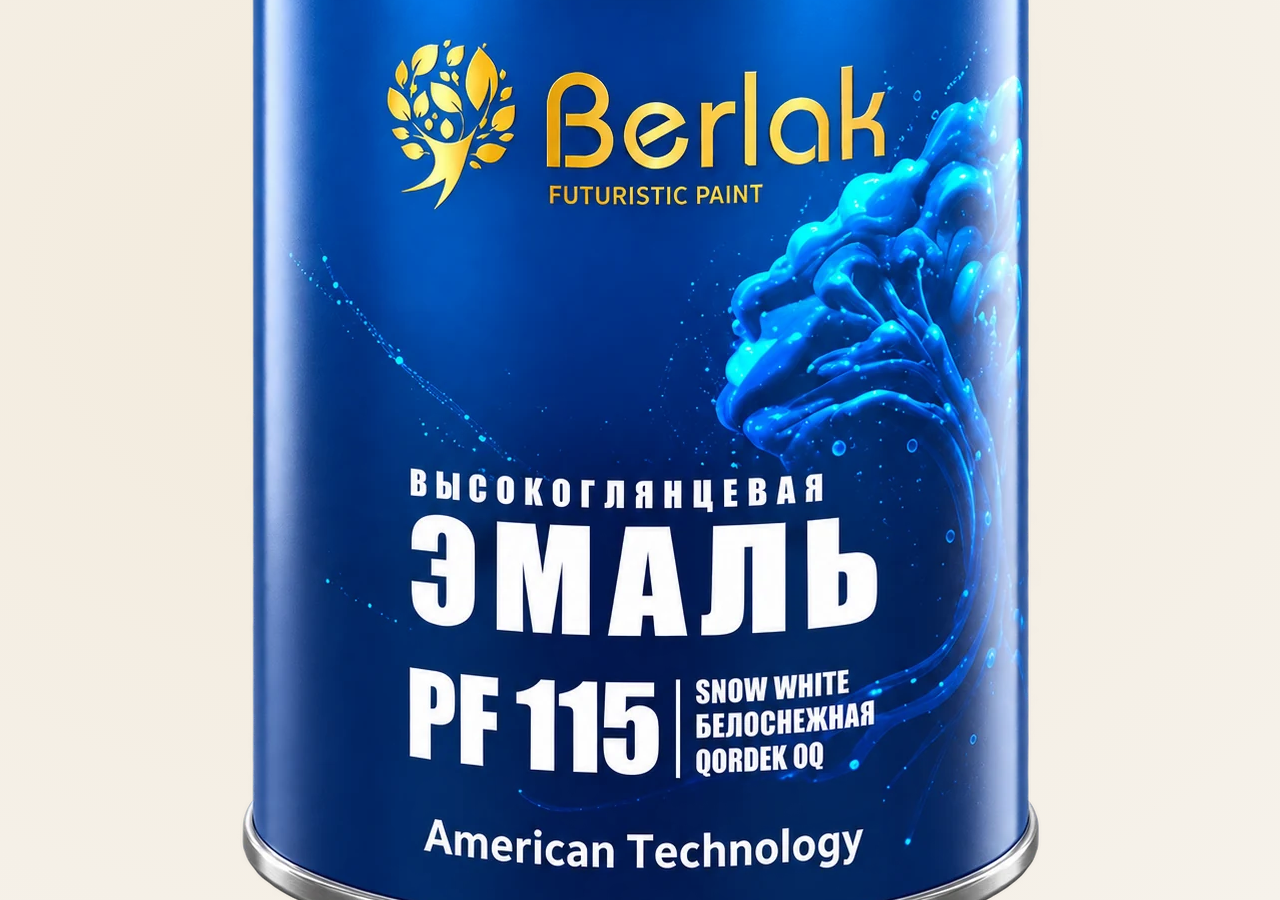
<file: tests/loader_visual_fixture.html>
<!doctype html><html lang="uz"><meta charset="utf-8"><meta name="viewport" content="width=device-width,initial-scale=1"><link rel="stylesheet" href="/element_paint_web/preview.css?v=20261006.13"><style>.loader-can{animation-delay:-.8s;animation-play-state:paused}.loader-stream{animation-delay:-.6s;animation-play-state:paused}.loader-fill{animation-delay:-.25s;animation-play-state:paused}</style><body>  <div class="brand-loader" id="brandLoader" aria-hidden="true">
    <div class="loader-art"><img class="loader-can" src="/element_paint_web/assets/berlak_loader_can_v1.webp" alt="" width="1122" height="1402" fetchpriority="high"><div class="loader-stream"></div>
    <div class="loader-mark"><img src="/element_paint_web/assets/logo_light.png" alt=""><div class="loader-fill"></div></div></div>
    <p data-i18n="loading">Rang bilan boshlanadi.</p>
  </div>
</body></html>
</file>
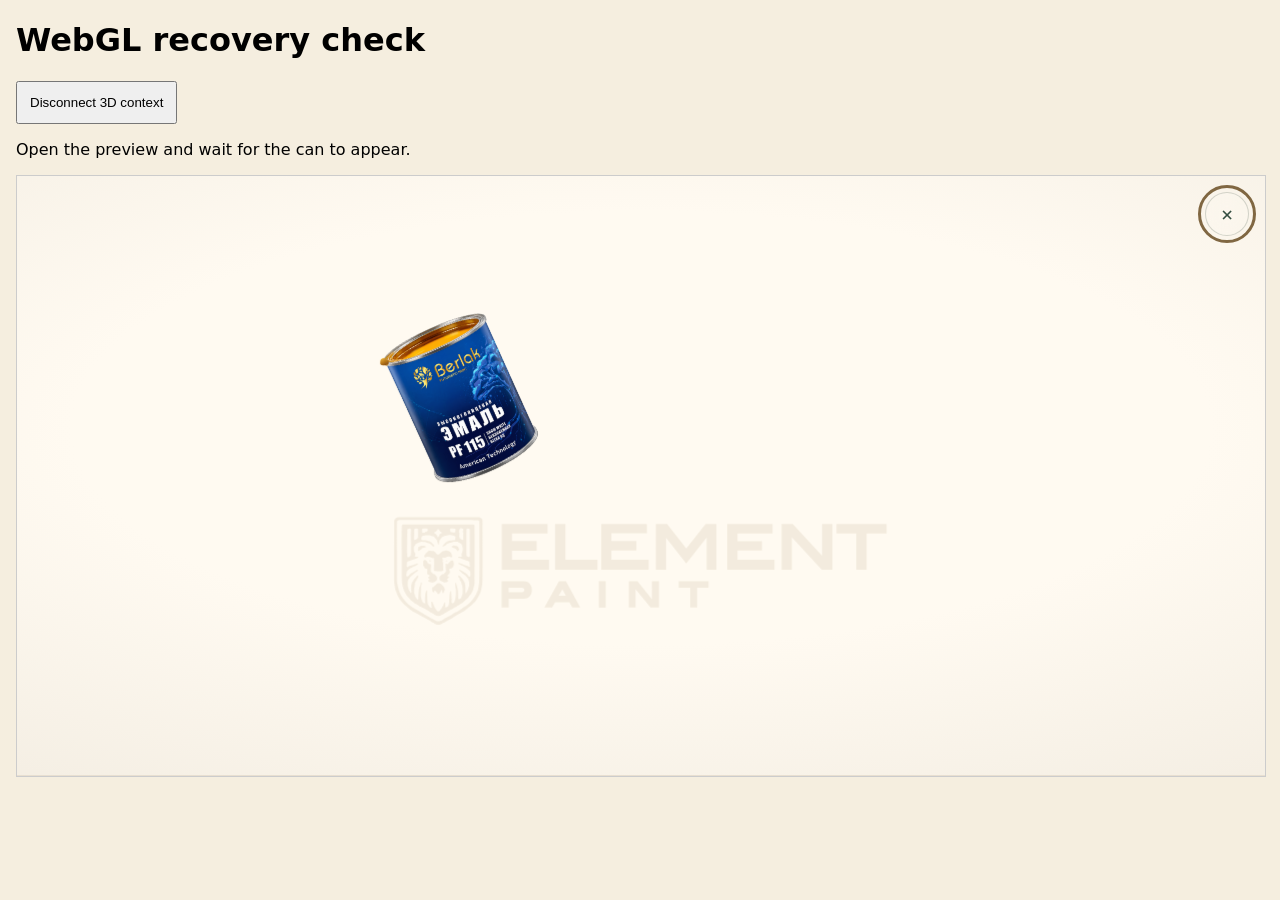
<file: tests/webgl_context_fixture.html>
<!doctype html>
<html lang="en"><meta charset="utf-8"><meta name="viewport" content="width=device-width, initial-scale=1"><title>Preview WebGL recovery check</title>
<style>body{margin:16px;font:16px system-ui;background:#f5eedf}button{padding:12px}iframe{display:block;width:100%;height:600px;border:1px solid #ccc;margin-top:16px}</style>
<h1>WebGL recovery check</h1><button id="disconnect" type="button">Disconnect 3D context</button><p id="result" role="status">Open the preview and wait for the can to appear.</p>
<iframe id="preview" src="../element_paint_web/preview.html?lang=uz" title="Element Paint preview"></iframe>
<script>
document.getElementById('disconnect').addEventListener('click',()=>{
  const canvas=document.getElementById('preview').contentDocument.getElementById('paintCanCanvas');
  const gl=canvas.getContext('webgl2')||canvas.getContext('webgl');
  const loss=gl?.getExtension('WEBGL_lose_context');
  if(!loss){document.getElementById('result').textContent='Context-loss testing is unavailable in this browser.';return;}
  loss.loseContext();document.getElementById('result').textContent='Context disconnected. The paint photograph and catalogue should remain usable.';
});
</script></html>
</file>
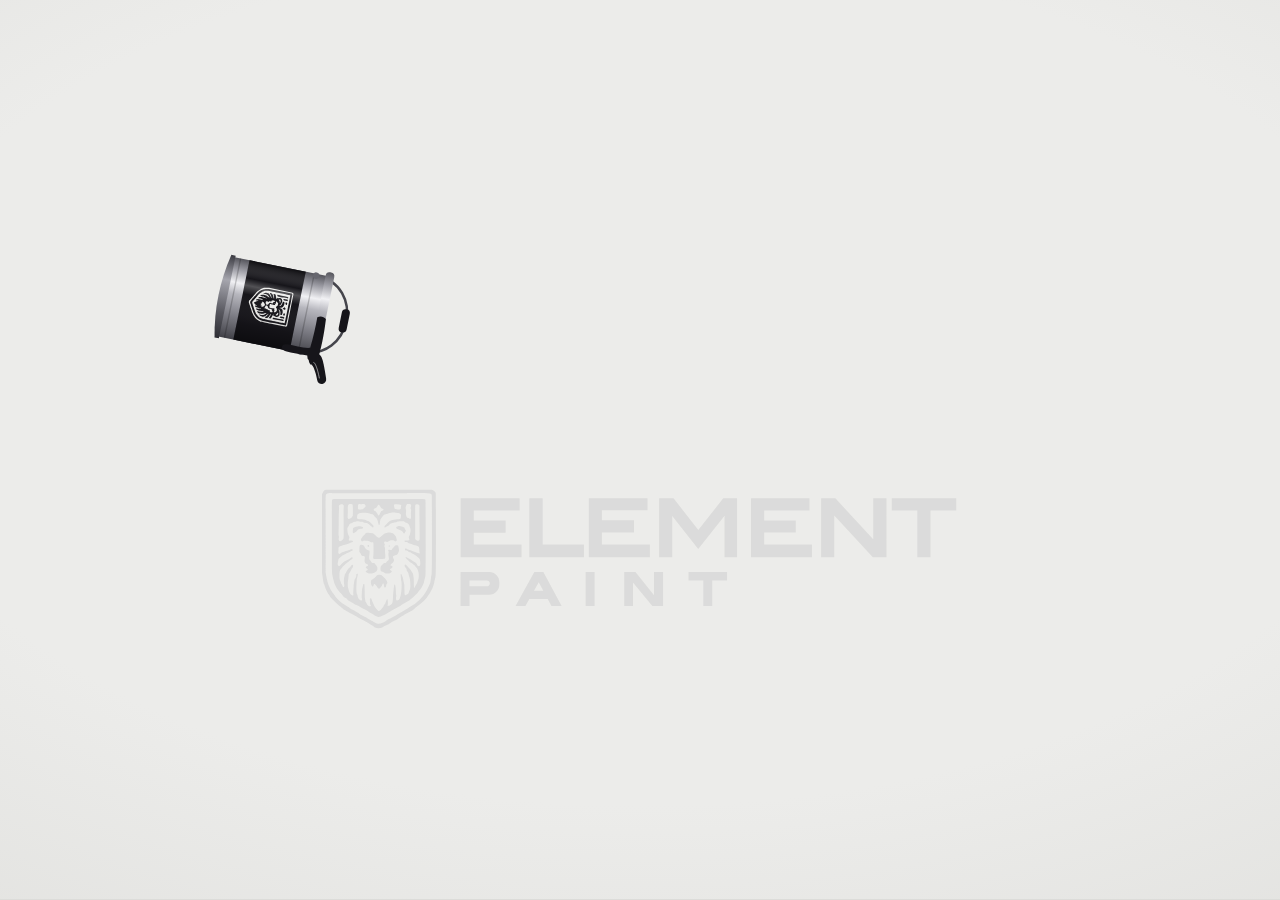
<file: docs/reference/loader.html>
<!doctype html>
<html lang="uz" class="ep-loading">
<head>
<meta charset="utf-8">
<meta name="viewport" content="width=device-width, initial-scale=1">
<title>Element Paint — loader</title>
<style>
  html, body { margin: 0; height: 100%; }
  html.ep-loading { overflow: hidden; }

  /* ================= ELEMENT PAINT LOADER ================= */
  .ep-loader {
    --ep-bg: #ECECEA;                      /* devor (fon) */
    --ep-bg-edge: #DCDCD9;
    --ep-ink: #16151A;                     /* logotip / bo'yoq rangi */
    --ep-ghost: rgba(22, 21, 26, .075);    /* bo'sh logotip izi */
    --ep-sketch: rgba(22, 21, 26, .42);
    --ep-gloss: rgba(255, 255, 255, .30);  /* ho'l bo'yoq yaltirashi */
    --ep-hi: rgba(255, 255, 255, .55);     /* oqimdagi yorug' chiziq */
    --ep-lo: rgba(0, 0, 0, 0);             /* oqimdagi soya chiziq */
    --ep-sheen: rgba(255, 255, 255, .42);

    position: fixed;
    inset: 0;
    z-index: 9999;
    display: grid;
    place-items: center;
    overflow: hidden;
    background: radial-gradient(120% 95% at 50% 42%, var(--ep-bg) 50%, var(--ep-bg-edge) 100%);
    transition: transform 1s cubic-bezier(.76, 0, .24, 1) .15s;
  }
  .ep-loader[data-theme="dark"] {
    --ep-bg: #1B1A20;
    --ep-bg-edge: #0F0E13;
    --ep-ink: #F2F0EB;
    --ep-ghost: rgba(242, 240, 235, .06);
    --ep-sketch: rgba(242, 240, 235, .45);
    --ep-gloss: rgba(255, 255, 255, .95);
    --ep-hi: rgba(255, 255, 255, 1);
    --ep-lo: rgba(0, 0, 0, .16);
    --ep-sheen: rgba(255, 255, 255, .6);
  }

  .ep-scene {
    display: block;
    width: min(92vw, 820px, 170vh);
    height: auto;
    overflow: visible;
    transition: opacity .45s ease, transform .7s cubic-bezier(.4, 0, .2, 1);
  }

  /* 1) eskiz: kontur chiziladi */
  .ep-sketch {
    fill: none;
    stroke: var(--ep-sketch);
    stroke-width: .7;
    stroke-linejoin: round;
    animation: ep-fade-out .7s 1.15s ease forwards;
  }
  .ep-sketch use {
    stroke-dasharray: 1 1;
    stroke-dashoffset: 1;
    animation: ep-draw 1.1s cubic-bezier(.6, .05, .3, 1) forwards;
    animation-delay: calc(var(--i) * 40ms);
  }
  /* 2) bo'sh logotip izi (trafaret) */
  .ep-ghost {
    fill: var(--ep-ghost);
    opacity: 0;
    animation: ep-fade-in .7s .35s ease forwards;
  }
  /* 3) bo'yoq, oqim, sachratqilar */
  .ep-paint, .ep-stream, .ep-splash, .ep-drops { fill: var(--ep-ink); }
  .ep-paint-gloss { fill: none; stroke: var(--ep-gloss); stroke-width: 1.1; }
  .ep-stream-hi, .ep-stream-lo { fill: none; stroke-width: .75; stroke-linecap: round; stroke-linejoin: round; }
  .ep-stream-hi { stroke: var(--ep-hi); }
  .ep-stream-lo { stroke: var(--ep-lo); }
  .ep-sheen-mid { stop-color: var(--ep-sheen); }
  .ep-sheen-end { stop-color: var(--ep-sheen); stop-opacity: 0; }

  /* 4) bo'yoq qutisi */
  .ep-can-handle { fill: none; stroke: #45454C; stroke-width: 1.5; stroke-linecap: round; }
  .ep-can-grip, .ep-can-label, .ep-can-paint { fill: var(--ep-ink); }
  .ep-can-emblem { fill: var(--ep-bg); }
  .ep-can-rib { stroke: rgba(0, 0, 0, .2); stroke-width: .8; }
  .ep-can-ear { fill: #66666E; }

  /* chiqish: parda bo'yoq tomchilari bilan yuqoriga ko'tariladi */
  .ep-edge {
    position: absolute;
    left: 0;
    top: calc(100% - 1px);
    width: 100%;
    height: 80px;
    fill: var(--ep-bg-edge);
  }
  .ep-loader.is-leaving { overflow: visible; transform: translateY(calc(-100% - 90px)); }
  .ep-loader.is-leaving .ep-scene { opacity: 0; transform: translateY(-16px) scale(.985); }

  @keyframes ep-draw     { to { stroke-dashoffset: 0; } }
  @keyframes ep-fade-in  { to { opacity: 1; } }
  @keyframes ep-fade-out { to { opacity: 0; } }

  @media (prefers-reduced-motion: reduce) {
    .ep-sketch, .ep-can, .ep-fx { display: none; }
    .ep-ghost { animation: none; opacity: 1; }
    .ep-loader, .ep-scene { transition-duration: .01s; transition-delay: 0s; }
  }
</style>
</head>
<body>

<!--
  ELEMENT PAINT loader
  - data-loop        : namoyish rejimi (cheksiz takrorlanadi). Saytda olib tashlang —
                       sahifa yuklangach loader o'zi yopiladi.
  - data-theme="dark": qora fon varianti.
  - Tez ko'rish:  loader.html?dark   |   loader.html?exit  (yopilish animatsiyasi)
  - JS:  EPLoader.progress(0..1)  — haqiqiy progressni berish,  EPLoader.done() — yopish.
         Yopilgach document'da "ep:loaded" hodisasi chiqadi.
-->
<div class="ep-loader" id="ep-loader" data-loop
     role="progressbar" aria-label="Yuklanmoqda" aria-valuemin="0" aria-valuemax="100" aria-valuenow="0">

  <svg class="ep-scene" viewBox="-70 -195 632 330" aria-hidden="true" focusable="false">
    <defs>
      <path id="ep-s0" pathLength="1" fill-rule="evenodd" clip-rule="evenodd" d="M4.03 0.64C2.78 0.85 2.22 1.35 1.4 2.99L0.94 3.92L0.9 34.06L0.87 64.19L1.19 66.5C1.85 71.2 2.08 72.39 2.53 73.5C2.77 74.08 3.04 74.79 3.13 75.06C3.73 76.98 5.3 80.29 6 81.13C6.26 81.44 6.64 82.04 6.86 82.46C7.09 82.93 7.75 83.79 8.54 84.65C10.13 86.39 12.93 89.02 13.51 89.32C13.75 89.44 14.54 90.11 15.28 90.81C16.01 91.51 16.86 92.25 17.15 92.45C17.45 92.65 17.99 93.03 18.37 93.3C18.74 93.57 20.12 94.33 21.43 94.98C22.74 95.63 24.08 96.36 24.41 96.59C24.73 96.83 25.45 97.21 25.99 97.43C26.53 97.66 27.22 98.01 27.52 98.22C28.42 98.83 30.07 99.75 32.34 100.89C33.52 101.49 34.87 102.25 35.34 102.59C35.81 102.93 36.47 103.37 36.81 103.56C37.16 103.76 37.78 104.16 38.2 104.45C38.62 104.75 39.28 105.13 39.66 105.3C40.04 105.46 40.6 105.83 40.9 106.1C41.63 106.76 41.76 106.82 43.25 107.13C44.63 107.41 44.82 107.4 46.65 106.98C47.54 106.78 47.83 106.65 48.27 106.26C48.92 105.7 49.2 105.54 50 105.3C50.33 105.2 50.87 104.94 51.21 104.71C51.54 104.48 52.25 104.07 52.78 103.78C53.31 103.5 54.04 103.04 54.4 102.77C55.08 102.27 56.76 101.39 58 100.89C58.38 100.74 59.06 100.33 59.52 99.97C59.97 99.61 60.76 99.07 61.27 98.77C61.77 98.48 62.48 98.06 62.84 97.84C63.2 97.62 63.79 97.26 64.15 97.04C64.52 96.81 65.38 96.35 66.06 96.01C69.22 94.43 71.5 92.98 72.56 91.87C72.84 91.59 73.32 91.18 73.62 90.97C73.93 90.76 74.37 90.43 74.59 90.24C74.81 90.05 75.34 89.69 75.77 89.44C76.21 89.18 77.01 88.52 77.56 87.96C78.11 87.4 79.07 86.46 79.69 85.87C81.29 84.36 82.31 83.14 82.66 82.36C82.83 81.99 83.11 81.51 83.3 81.29C84.07 80.37 86.31 76.01 86.68 74.69C86.8 74.28 87 73.63 87.14 73.26C87.28 72.89 87.44 72.13 87.51 71.57C87.58 71.02 87.8 70.02 88 69.36C88.72 66.92 88.69 68.68 88.69 34.68C88.69 4.03 88.68 3.29 88.45 2.77C88.19 2.2 87.12 1.34 86.03 0.84L85.44 0.56L45.06 0.55C22.12 0.54 4.4 0.58 4.03 0.64ZM5.85 3.32C4.83 3.57 4.23 3.91 3.94 4.39C3.69 4.81 3.69 5.03 3.7 34.62L3.71 64.44L4.05 66.38C4.7 69.96 5.74 73.75 6.54 75.4C6.78 75.9 7.24 76.85 7.55 77.5C7.88 78.19 8.55 79.26 9.17 80.06C9.75 80.82 10.59 81.97 11.04 82.62C12.55 84.82 15.89 87.82 18.69 89.49C21.02 90.88 21.72 91.33 22.38 91.83C22.75 92.12 23.74 92.69 24.56 93.09C25.39 93.49 26.32 93.99 26.62 94.2C26.93 94.42 27.67 94.86 28.25 95.19C28.83 95.52 29.62 96.03 30 96.32C30.38 96.61 31.05 97.03 31.5 97.25C31.95 97.47 32.49 97.78 32.7 97.94C32.91 98.1 33.58 98.46 34.18 98.74C34.78 99.02 35.53 99.43 35.85 99.67C36.17 99.9 37.06 100.4 37.81 100.77C38.57 101.15 39.65 101.75 40.22 102.11C40.78 102.48 41.77 103.01 42.41 103.29C43.5 103.79 43.62 103.81 44.75 103.81C45.84 103.81 46.03 103.77 47.06 103.33C48.74 102.61 49.08 102.42 50.38 101.49C51.04 101.02 51.97 100.46 52.45 100.26C53.59 99.77 56.21 98.41 56.69 98.06C56.89 97.9 57.34 97.64 57.69 97.46C58.03 97.29 58.65 96.88 59.06 96.56C59.48 96.23 60.8 95.49 62 94.9C63.2 94.31 64.37 93.67 64.6 93.48C64.83 93.28 65.36 92.96 65.79 92.77C66.21 92.57 66.82 92.2 67.12 91.94C67.88 91.3 70.32 89.72 71.37 89.19C71.83 88.96 72.52 88.49 72.89 88.16C73.26 87.83 74.15 87.07 74.88 86.48C76.36 85.27 76.83 84.79 78.06 83.19C78.54 82.57 79.17 81.79 79.47 81.45C79.76 81.11 80.21 80.47 80.46 80.01C80.72 79.56 81.14 78.86 81.41 78.46C81.9 77.72 82.45 76.61 83.7 73.78C84.22 72.62 84.41 72.02 84.5 71.28C84.56 70.75 84.76 69.53 84.93 68.56C85.68 64.32 85.63 66.87 85.63 34.46C85.63 15.01 85.59 4.66 85.5 4.51C85.3 4.12 84.64 3.64 84.15 3.51C83.48 3.34 67.89 3.07 65.94 3.19C65.04 3.25 57.06 3.28 48.19 3.26C39.32 3.24 30.49 3.23 28.56 3.24C19.95 3.28 11.12 3.27 8.94 3.2C7.12 3.15 6.4 3.18 5.85 3.32Z"/><!-- ring -->
      <path id="ep-s1" pathLength="1" fill-rule="evenodd" clip-rule="evenodd" d="M9.24 7.83C9.05 7.91 8.8 8.16 8.69 8.38C8.5 8.74 8.48 10.9 8.5 33.98C8.51 47.84 8.54 60.51 8.57 62.12C8.63 65.39 8.8 66.63 9.56 69.44C9.8 70.33 10.11 71.52 10.25 72.08C10.53 73.23 11.97 76.18 12.66 77.03C12.9 77.32 13.22 77.82 13.38 78.12C13.53 78.43 14.35 79.39 15.19 80.25C16.03 81.11 16.81 81.99 16.92 82.2C17.2 82.75 18.06 83.48 19.11 84.05C19.6 84.32 20.14 84.72 20.3 84.93C20.87 85.67 21.32 86.04 22.19 86.45C23.65 87.15 25.18 88.04 25.79 88.54C26.11 88.8 26.58 89.09 26.84 89.2C27.1 89.3 27.76 89.61 28.31 89.87C28.86 90.13 29.62 90.5 30 90.68C30.38 90.86 31.15 91.31 31.72 91.68C32.29 92.05 33.19 92.54 33.72 92.76C34.75 93.18 35.4 93.59 36.81 94.7C37.38 95.14 38.05 95.52 38.72 95.77C39.4 96.04 39.99 96.37 40.46 96.77C40.85 97.1 41.29 97.41 41.43 97.45C41.57 97.49 42.17 97.75 42.75 98.04C43.69 98.5 43.91 98.56 44.69 98.56C45.46 98.56 45.71 98.49 46.88 97.97C47.6 97.64 48.36 97.28 48.56 97.17C48.77 97.06 49.38 96.74 49.93 96.47C51.05 95.91 53.34 94.57 54.38 93.87C54.75 93.62 55.33 93.29 55.65 93.15C55.98 93.01 56.43 92.75 56.65 92.58C56.88 92.41 57.43 92.1 57.88 91.9C58.32 91.7 59.08 91.28 59.56 90.97C60.04 90.66 60.89 90.18 61.44 89.9C61.99 89.63 62.81 89.1 63.28 88.73C63.74 88.36 64.41 87.96 64.78 87.83C65.14 87.7 65.72 87.39 66.06 87.13C66.41 86.87 67.03 86.47 67.44 86.24C67.85 86.01 68.47 85.58 68.81 85.27C69.16 84.97 69.72 84.54 70.06 84.31C70.41 84.09 71.33 83.28 72.12 82.51C72.92 81.74 73.8 80.89 74.09 80.61C74.38 80.34 74.94 79.63 75.33 79.04C75.73 78.44 76.37 77.64 76.75 77.26C77.2 76.8 77.52 76.35 77.67 75.94C77.8 75.59 78.21 74.77 78.58 74.11C79.03 73.32 79.3 72.66 79.39 72.17C79.59 71.04 79.96 69.55 80.32 68.38C80.65 67.34 80.66 67.19 80.76 62.75C80.91 55.77 80.83 8.74 80.66 8.44C80.58 8.3 80.41 8.08 80.26 7.95C80.01 7.72 79.11 7.71 44.8 7.7C18.09 7.69 9.51 7.72 9.24 7.83ZM22.07 11.58C21.62 11.71 21.27 12.01 21.04 12.48C20.84 12.89 20.81 13.3 20.81 16.5C20.8 18.46 20.75 20.47 20.69 20.97C20.61 21.7 20.63 21.98 20.8 22.42C20.92 22.73 21.1 23.01 21.21 23.05C21.31 23.09 21.77 23.01 22.23 22.87C23.15 22.59 23.66 22.18 24.28 21.2L24.67 20.59L24.69 16.7C24.72 12.54 24.68 12.2 24.1 11.83C23.79 11.63 22.48 11.47 22.07 11.58ZM32.31 11.63C32.04 11.69 31.27 11.71 30.61 11.67C29.42 11.59 29.41 11.59 29 11.96C28.71 12.22 28.59 12.44 28.59 12.7C28.59 12.9 28.6 13.37 28.61 13.75C28.61 14.13 28.61 14.63 28.59 14.87C28.57 15.23 28.63 15.34 28.99 15.59C29.41 15.87 29.49 15.88 30.81 15.8C32.35 15.71 32.54 15.64 32.86 15.12C32.98 14.92 33.32 14.59 33.6 14.38C34.13 14 34.5 13.44 34.5 13.04C34.5 12.72 34.07 12.05 33.72 11.83C33.32 11.57 32.89 11.51 32.31 11.63ZM66.4 11.78C66.1 12.1 65.52 13.35 65.37 13.99C65.3 14.28 65.35 14.81 65.53 15.68C65.78 16.86 65.79 17.03 65.63 18.04C65.47 19.06 65.48 19.18 65.74 20.16C66.15 21.7 66.34 22.01 66.97 22.2C67.26 22.28 67.79 22.53 68.14 22.76C68.63 23.07 68.83 23.14 68.98 23.04C69.46 22.74 69.51 22.4 69.44 20C69.38 18.19 69.41 17.53 69.55 16.94C69.73 16.21 69.73 16.17 69.43 15.54C69.06 14.76 69.06 14.73 69.38 13.81C69.88 12.36 69.65 11.82 68.44 11.62C67.21 11.42 66.7 11.46 66.4 11.78ZM56.67 11.94C56.46 12.15 56.38 12.38 56.38 12.71C56.38 13.28 56.8 14.94 57 15.18C57.07 15.28 57.38 15.39 57.66 15.44C57.95 15.48 58.61 15.6 59.12 15.71C60.18 15.93 60.83 15.83 61.43 15.36C61.74 15.12 61.76 15.03 61.69 14.55C61.64 14.2 61.68 13.87 61.81 13.56C62.39 12.16 61.8 11.82 58.64 11.7C57.01 11.64 56.97 11.65 56.67 11.94ZM73.63 11.75C73.11 11.87 72.75 12.27 72.74 12.73C72.66 15.24 72.77 38.4 72.85 38.63C73 39 73.25 39.22 74.04 39.67C74.85 40.14 75.3 40.08 75.8 39.46C76.17 38.99 76.19 38.93 76.16 37.89C76.15 37.3 76.11 32.2 76.07 26.56C76.04 20.93 76 15.89 75.99 15.38C75.98 14.86 75.99 14.07 76.01 13.62C76.05 12.99 76.01 12.72 75.84 12.46C75.4 11.78 74.56 11.51 73.63 11.75ZM15.12 11.9C14.53 12.06 14.02 12.58 13.92 13.1C13.88 13.34 13.91 13.91 14 14.36C14.12 14.99 14.12 15.36 14.02 15.88C13.93 16.32 13.86 19.67 13.81 25.19C13.78 29.93 13.72 34.1 13.67 34.44C13.62 34.84 13.67 35.41 13.8 36.01C13.97 36.74 13.98 37.07 13.88 37.5C13.58 38.83 13.91 40.03 14.65 40.28C15.46 40.55 17.22 39.07 17.48 37.91C17.67 37.1 17.68 35.47 17.55 22.88C17.5 17.66 17.52 15.08 17.62 14.22C17.75 13.11 17.74 12.95 17.54 12.53C17.41 12.27 17.17 11.99 17 11.91C16.63 11.73 15.75 11.72 15.12 11.9ZM44.21 12.38C44.03 12.53 43.68 12.98 43.43 13.4C42.92 14.28 42.64 14.53 41.88 14.82C41.09 15.12 40.75 15.46 40.75 15.94C40.75 16.42 41 16.65 41.73 16.86C42.45 17.07 42.69 17.35 43.48 18.93C43.85 19.66 44.26 20.31 44.4 20.39C44.78 20.59 45.16 20.15 45.61 18.96C46.3 17.14 46.33 17.11 47.3 16.75C47.77 16.58 48.22 16.34 48.29 16.23C48.52 15.86 48.21 15.43 47.54 15.18C46.73 14.88 46.45 14.61 45.79 13.47C45.29 12.61 44.87 12.12 44.61 12.12C44.57 12.12 44.39 12.24 44.21 12.38ZM54.19 18.32C53.57 18.42 52.56 18.66 51.94 18.87C51.32 19.08 50.36 19.36 49.81 19.49C48.62 19.79 48.84 19.57 46.29 23.02C45.97 23.45 45.67 24.68 45.51 26.24C45.39 27.41 45.21 27.92 44.96 27.84C44.75 27.78 44.37 26.97 44.3 26.41C44.26 26.15 44.03 25.27 43.77 24.45C43.29 22.89 43.2 22.75 42.05 21.8C41.71 21.51 41.23 20.93 40.96 20.46C40.47 19.63 40.11 19.38 39.42 19.38C39.26 19.38 38.63 19.2 38.03 18.99C37.43 18.78 36.4 18.53 35.75 18.43C33.24 18.05 30.04 18.34 29.02 19.05C28.25 19.58 28.1 19.9 27.97 21.28C27.87 22.3 27.88 22.55 28.04 22.79C28.3 23.19 29.02 23.38 30.27 23.38C31.88 23.38 34 23.69 34.89 24.07C35.32 24.25 36.01 24.5 36.43 24.64C37.06 24.84 37.35 25.04 38.19 25.84C38.74 26.38 39.34 26.98 39.52 27.19C39.7 27.39 40.02 27.71 40.24 27.89C40.56 28.16 40.62 28.31 40.62 28.74C40.62 29.89 40.05 30.09 39.31 29.19C39.06 28.89 38.59 28.47 38.27 28.26C37.95 28.06 37.4 27.59 37.04 27.22C36.33 26.49 35.64 26.21 34.02 26C33.48 25.93 33.08 25.79 32.73 25.55C32.29 25.24 32.09 25.2 31.21 25.17C30.65 25.16 29.93 25.08 29.62 25.01C28.92 24.85 27.96 24.84 27.31 25C27.04 25.07 26.45 25.18 26.01 25.24C25.44 25.33 25.05 25.47 24.66 25.75C24.36 25.97 23.77 26.29 23.34 26.46C22.37 26.85 22.22 26.98 21.82 27.84C21.64 28.22 21.25 28.87 20.96 29.3C20.37 30.16 20.36 30.23 20.59 32.81C20.72 34.22 20.88 34.78 21.63 36.26C22.1 37.19 22.12 37.52 21.75 38.41C21.29 39.52 21.57 40.02 22.5 39.75C23.02 39.59 24.55 39.82 24.77 40.08C25.08 40.46 24.39 41.03 23.46 41.18C23.18 41.22 22.55 41.48 22.07 41.75C21.25 42.2 18.82 42.97 17.56 43.18C17.29 43.23 16.85 43.4 16.59 43.57C16.34 43.74 15.83 43.94 15.47 44.01C15.11 44.09 14.63 44.26 14.41 44.4C13.71 44.82 13.62 45.05 13.62 46.44C13.62 47.14 13.56 48.03 13.49 48.43C13.33 49.32 13.49 49.8 14 49.98C14.51 50.16 14.8 50.05 15.23 49.51C15.54 49.12 15.76 49 16.58 48.76C17.12 48.6 18.42 48.2 19.46 47.86C20.5 47.53 21.42 47.25 21.5 47.25C21.58 47.25 22.04 47.08 22.52 46.87C23.17 46.58 23.53 46.5 23.97 46.52C24.56 46.56 24.56 46.56 24.54 46.99C24.52 47.5 24.29 47.7 23.63 47.81C23.36 47.86 22.92 48.09 22.58 48.38C22.17 48.71 21.66 48.96 20.96 49.18C20.38 49.36 19.56 49.74 19.07 50.06C18.59 50.37 17.87 50.75 17.46 50.9C16.9 51.1 16.47 51.4 15.7 52.12C15.14 52.65 14.5 53.21 14.27 53.37C13.77 53.71 13.56 54.17 13.44 55.17C13.39 55.58 13.27 56.13 13.18 56.41C12.95 57.05 12.95 58.26 13.18 58.81C13.6 59.81 14.77 59.43 15.77 57.97C16.09 57.5 16.5 57.1 16.97 56.8C17.37 56.55 17.88 56.16 18.12 55.94C18.64 55.45 20.66 54.37 21.61 54.06C22.1 53.9 22.46 53.67 22.88 53.23C23.54 52.55 24.13 52.41 24.37 52.87C24.71 53.5 24.4 54.03 23.57 54.26C23.28 54.34 22.81 54.68 22.31 55.16C21.27 56.19 20.59 56.74 19.72 57.29C19.33 57.54 18.93 57.86 18.85 58C18.76 58.15 18.32 58.54 17.87 58.88C17.29 59.31 16.94 59.69 16.69 60.15C16.49 60.52 16.04 61.13 15.68 61.52C14.66 62.64 14.47 63.3 14.41 66.1C14.34 68.66 14.47 69.72 14.96 70.69C15.13 71.03 15.35 71.67 15.44 72.11C15.57 72.73 15.71 73.02 16.05 73.37C16.33 73.65 16.57 74.07 16.7 74.5C17.03 75.64 17.57 75.97 17.93 75.26C18.18 74.79 18.17 74.3 17.92 73.12C17.66 71.87 17.75 69.1 18.11 67.61C18.26 67.04 18.4 66.35 18.44 66.09C18.49 65.79 18.67 65.43 18.94 65.14C19.17 64.88 19.42 64.43 19.5 64.11C19.58 63.78 19.91 63.21 20.29 62.72C20.65 62.26 21.11 61.64 21.31 61.36C21.52 61.07 21.94 60.65 22.25 60.44C22.56 60.22 22.97 59.76 23.19 59.38C23.6 58.7 23.99 58.39 24.46 58.38C25.21 58.37 24.94 60.51 24.1 61.17C23.86 61.36 23.64 61.73 23.45 62.26C23.3 62.7 22.79 63.65 22.33 64.36L21.49 65.66L21.43 66.92C21.4 67.62 21.29 68.67 21.19 69.25C20.81 71.31 20.75 71.83 20.75 73.52C20.75 75.05 20.79 75.34 21.13 76.49C21.33 77.18 21.56 78.02 21.64 78.35C21.71 78.67 22 79.42 22.29 80C22.7 80.84 22.95 81.17 23.47 81.59C24.18 82.16 24.72 82.28 25.01 81.93C25.13 81.78 25.14 81.58 25.03 81.01C24.93 80.46 24.94 79.76 25.07 78.17C25.16 77.01 25.25 75.64 25.25 75.12C25.25 74.61 25.31 73.96 25.38 73.69C25.45 73.41 25.59 72.5 25.68 71.66C25.87 70.1 26.09 69.44 26.7 68.71C27.1 68.24 27.42 67.09 27.34 66.47C27.3 66.19 27.32 65.83 27.38 65.67C27.52 65.32 28.05 65.16 28.33 65.39C28.61 65.62 28.49 66.82 28.07 68.03C27.82 68.77 27.73 69.35 27.63 71.12C27.36 75.55 27.33 77.21 27.5 78.95C27.63 80.41 27.71 80.76 28.02 81.34C28.27 81.82 28.38 82.21 28.38 82.63C28.38 83.26 28.71 83.87 29.71 85.1C30.5 86.06 31.4 86.28 31.73 85.58C31.88 85.27 31.88 85.11 31.7 84.45C31.46 83.54 31.46 83.54 31.61 80.06C31.7 77.93 31.79 77.1 31.99 76.38C32.13 75.86 32.34 75.02 32.45 74.5C32.69 73.42 32.79 73.25 33.21 73.25C33.41 73.25 33.54 73.35 33.63 73.56C33.69 73.73 33.77 76.07 33.81 78.76C33.85 81.44 33.93 83.87 33.99 84.16C34.06 84.45 34.17 85.17 34.24 85.75C34.35 86.61 34.45 86.91 34.77 87.36C34.98 87.66 35.32 88.22 35.51 88.62C36.18 90.02 37.9 90.91 38.51 90.17C38.63 90.03 38.58 89.89 38.31 89.49C37.98 89.03 37.96 88.89 37.94 87.71C37.93 87.01 37.87 86.06 37.82 85.59C37.73 84.86 37.74 84.71 37.94 84.5C38.43 83.95 39.02 84.43 39.38 85.66C39.53 86.16 39.84 86.95 40.07 87.42C40.31 87.89 40.5 88.35 40.5 88.43C40.5 88.52 40.75 89.12 41.07 89.76C41.65 90.96 43.44 93.33 44.11 93.78C44.95 94.34 45.9 93.84 46.85 92.34C47.12 91.91 47.58 91.35 47.86 91.09C48.14 90.83 48.38 90.55 48.38 90.46C48.38 89.96 48.7 89.31 49.19 88.83C49.5 88.52 49.75 88.19 49.75 88.09C49.75 87.83 50.69 85.42 50.95 85.03C51.13 84.75 51.17 84.74 51.34 84.91C51.49 85.06 51.56 85.57 51.65 86.96C51.74 88.59 51.73 88.87 51.54 89.29C51.28 89.89 51.44 90.04 52.22 89.94C52.86 89.87 53.27 89.67 54.18 88.99C54.79 88.53 54.88 88.4 55.11 87.64C55.49 86.39 55.49 86.37 55.62 83.62C55.77 80.72 56.04 77.42 56.23 76.31C56.3 75.9 56.39 75.19 56.44 74.73C56.48 74.27 56.59 73.83 56.68 73.76C56.95 73.53 57.24 73.75 57.32 74.23C57.36 74.48 57.48 75.08 57.59 75.56C57.73 76.15 57.8 77.18 57.82 78.7C57.84 80.28 57.91 81.12 58.03 81.51C58.2 82 58.2 82.19 58.03 83.16C57.81 84.48 57.9 85.28 58.32 85.7C58.71 86.1 59.08 86.08 59.79 85.63C60.51 85.17 60.81 84.69 61.05 83.63C61.16 83.18 61.36 82.47 61.5 82.06C61.93 80.85 62.24 77.71 62.25 74.56C62.25 73.05 62.19 71.61 62.12 71.37C61.82 70.33 61.42 66.21 61.57 65.73C61.68 65.38 62.08 65.45 62.22 65.84C62.29 66.03 62.58 66.78 62.86 67.51C63.37 68.84 63.43 69.08 63.82 71.25C63.93 71.9 64.11 72.72 64.21 73.06C64.34 73.52 64.41 74.68 64.46 77.38C64.54 81.39 64.61 81.88 65.19 81.88C65.34 81.88 65.54 81.79 65.63 81.69C65.71 81.58 66.17 81.29 66.64 81.04C67.48 80.61 67.51 80.57 67.71 79.89C67.82 79.5 68.09 78.77 68.32 78.25C68.94 76.84 69.05 75.95 68.96 73.12C68.86 69.96 68.71 68.97 68.12 67.38C67.85 66.67 67.62 65.91 67.62 65.7C67.62 65 67.36 64.36 66.87 63.82C66.3 63.2 66.19 62.94 66.07 61.94C65.98 61.24 65.93 61.14 65.35 60.61C64.7 60.02 64.46 59.4 64.59 58.7C64.73 57.97 65.66 58.22 66.34 59.18C66.6 59.55 67.16 60.14 67.59 60.49C68.09 60.91 68.58 61.48 68.96 62.1C69.29 62.63 69.73 63.3 69.95 63.58C70.7 64.57 71.13 65.46 71.2 66.15C71.24 66.51 71.36 67.23 71.47 67.75C71.63 68.48 71.68 69.46 71.68 72.12C71.69 75.55 71.75 76.12 72.14 76.12C72.21 76.12 72.4 75.83 72.56 75.46C72.72 75.09 73.17 74.3 73.56 73.7C74.06 72.92 74.3 72.41 74.37 71.96C74.43 71.6 74.64 70.89 74.85 70.38C75.37 69.05 75.5 68.32 75.5 66.63C75.5 65.41 75.44 64.92 75.15 63.79C74.71 62.14 74.16 61.01 73.55 60.55C73.29 60.35 72.96 59.9 72.77 59.51C72.5 58.95 72.32 58.75 71.84 58.49C71.51 58.31 71.06 58 70.84 57.79C70.62 57.58 70.03 57.19 69.52 56.93C68.93 56.63 68.45 56.26 68.15 55.9C67.55 55.17 66.99 54.62 66.58 54.34C66.29 54.14 65.46 52.99 65.29 52.54C65.15 52.2 65.74 52.4 67.44 53.28C68.68 53.92 69.37 54.34 70.11 54.9C70.55 55.24 71.19 55.66 71.55 55.83C71.9 56.01 72.39 56.33 72.64 56.55C72.89 56.76 73.28 57.09 73.52 57.27C73.79 57.48 74.01 57.78 74.1 58.11C74.41 59.11 75.19 59.66 75.93 59.38C76.33 59.23 76.5 58.88 76.62 58.02C76.73 57.27 76.6 55.46 76.36 54.46C76.2 53.77 75.75 53.26 74.5 52.34C74.05 52.02 73.45 51.57 73.16 51.34C72.39 50.75 71.52 50.22 70.89 49.97C70.58 49.86 70.19 49.62 70.01 49.46C69.58 49.05 69.26 48.9 68.51 48.74C68.11 48.65 67.68 48.44 67.36 48.17C66.69 47.61 66.55 47.55 65.86 47.45C65.15 47.35 64.85 47.04 64.83 46.41C64.81 45.95 64.83 45.94 65.27 45.9C65.57 45.87 65.94 45.97 66.35 46.17C66.69 46.35 67.62 46.71 68.41 46.98C69.2 47.26 70.08 47.6 70.37 47.75C70.66 47.89 71.17 48.05 71.52 48.09C71.86 48.13 72.34 48.29 72.58 48.46C72.81 48.62 73.27 48.81 73.6 48.89C73.92 48.97 74.48 49.19 74.84 49.39C75.58 49.8 75.9 49.84 76.13 49.56C76.26 49.4 76.26 49.28 76.13 48.9C76.04 48.65 75.93 47.7 75.89 46.79C75.81 44.99 75.7 44.72 74.91 44.18C74.44 43.86 72.5 43.17 71.77 43.07C71.47 43.03 70.96 42.86 70.63 42.69C70.31 42.53 69.57 42.27 69 42.12C67.91 41.85 67.55 41.69 66.97 41.23C66.7 41.01 66.45 40.95 65.82 40.94C64.92 40.93 64.5 40.68 64.5 40.17C64.5 39.72 64.85 39.62 66.14 39.7C67.12 39.76 67.38 39.73 67.75 39.54C68.29 39.26 68.37 38.85 68.01 38.14C67.65 37.44 67.68 37.07 68.19 36.07C68.43 35.59 68.62 35.11 68.62 35C68.62 34.89 68.74 34.38 68.87 33.87C69.23 32.51 69.21 31.05 68.8 29.94C68.62 29.46 68.38 28.75 68.26 28.36C68.13 27.97 67.93 27.49 67.81 27.28C67.52 26.8 66.74 26.29 65.88 26.04C65.43 25.91 65 25.67 64.65 25.35L64.1 24.85L61.9 24.9C59.81 24.95 59.62 24.97 58.51 25.35C57.87 25.57 57.21 25.75 57.05 25.75C56.9 25.75 56.33 25.89 55.79 26.05C55.25 26.22 54.5 26.45 54.12 26.55C53.51 26.72 53.35 26.83 52.86 27.47C52.31 28.17 52.16 28.27 50.75 28.93C50.37 29.11 49.92 29.35 49.74 29.46C49.28 29.75 49 29.61 49 29.09C49 28.72 49.16 28.51 50.17 27.49C52.97 24.69 52.87 24.77 54.08 24.31C55.49 23.79 56.96 23.51 59.06 23.38C60.69 23.28 61.3 23.13 61.43 22.78C61.56 22.45 61.8 20.83 61.8 20.27C61.8 19.79 61.74 19.67 61.29 19.25C60.69 18.68 60.12 18.5 58.94 18.5C58.45 18.5 57.89 18.45 57.68 18.39C56.91 18.17 55.32 18.14 54.19 18.32ZM59.46 28.69C58.72 28.97 58.15 29.36 58.06 29.64C57.88 30.21 58.81 30.88 60.47 31.37C61.71 31.73 62.81 32.51 63.31 33.36C63.99 34.51 64.35 34.55 64.86 33.52C65.06 33.12 65.32 32.72 65.43 32.63C65.69 32.41 65.68 32.09 65.38 31.82C65.25 31.7 64.99 31.21 64.81 30.74C64.63 30.28 64.42 29.84 64.33 29.76C64.24 29.69 63.61 29.4 62.93 29.12C61.49 28.52 60.28 28.37 59.46 28.69ZM28 28.88C27.26 28.95 26.84 29.08 26.04 29.48C25.47 29.77 24.95 30.1 24.88 30.23C24.72 30.53 24.56 33.1 24.67 33.54C24.84 34.23 25.55 34.2 26.19 33.5C26.33 33.35 26.75 33.06 27.13 32.87C27.69 32.59 27.88 32.41 28.06 32C28.22 31.65 28.45 31.41 28.75 31.25C29.22 31.01 30.88 30.62 31.44 30.62C32.34 30.62 32.83 29.83 32.25 29.31C32.1 29.17 31.6 29.02 31.03 28.92C29.97 28.75 29.41 28.74 28 28.88ZM51.38 33.74C50.94 33.87 50.28 34.01 49.92 34.06C49.37 34.13 49.11 34.26 48.35 34.85C47.85 35.24 47.15 35.87 46.81 36.24C45.99 37.13 45.2 37.62 44.61 37.62C44.03 37.62 42.9 36.81 42.22 35.89C41.96 35.54 41.59 35.16 41.41 35.04C41.22 34.93 40.87 34.65 40.62 34.42L40.19 34.01L37.81 33.88C36.19 33.79 35.29 33.79 34.97 33.88C34.52 34.01 34 34.51 34 34.82C34 35 33.47 35.46 32.9 35.77C32.66 35.9 32.43 36.2 32.25 36.58C32.11 36.91 31.83 37.36 31.64 37.56C30.77 38.49 30.65 39.11 31.2 39.9C31.66 40.55 31.9 40.59 32.6 40.13L33.19 39.73L34.74 39.79L36.29 39.84L37.65 40.55C38.98 41.24 39.01 41.25 39.56 41.1C40.04 40.97 40.14 40.98 40.35 41.17C40.58 41.37 40.59 41.61 40.61 45.54C40.62 47.82 40.56 50.31 40.48 51.06C40.41 51.82 40.35 52.57 40.35 52.72C40.35 53.2 40.62 53.71 40.95 53.86C41.41 54.07 48.58 54.05 48.99 53.84C49.16 53.76 49.4 53.51 49.53 53.3C49.74 52.93 49.75 52.74 49.62 50.36C49.48 47.73 49.47 47.17 49.53 46.16C49.55 45.75 49.47 45.34 49.26 44.86C48.98 44.18 48.97 44.15 49.18 43.44L49.39 42.72L49.07 42.24C48.68 41.66 48.66 41.14 49 40.77C49.31 40.45 49.32 40.45 50.27 40.69C51.18 40.93 51.53 40.85 52.6 40.15C53.57 39.52 53.89 39.45 55.2 39.56C56.06 39.63 56.34 39.71 56.78 40.01C57.07 40.21 57.44 40.37 57.6 40.37C57.91 40.38 58.62 39.75 58.62 39.48C58.62 39.39 58.46 38.72 58.25 38C58.04 37.28 57.88 36.68 57.88 36.66C57.88 36.65 57.64 36.35 57.34 36.01C57.05 35.67 56.7 35.21 56.56 34.98C56.26 34.49 56.02 34.36 54.57 33.93C53.08 33.49 52.37 33.45 51.38 33.74ZM30.46 43.25C29.91 43.69 29.75 44.37 29.72 46.51L29.69 48.46L30.14 48.97C30.42 49.27 30.68 49.74 30.8 50.16C30.94 50.65 31.13 50.96 31.46 51.25C31.88 51.62 31.96 51.65 32.51 51.57C33.02 51.51 33.15 51.54 33.47 51.81C33.99 52.24 34.04 52.59 33.81 53.99C33.44 56.16 33.82 57.08 35.38 57.88C36.22 58.3 36.43 58.53 36.33 58.92C36.27 59.13 36.04 59.3 35.45 59.55C34.23 60.07 34.25 60.28 35.68 61.42C36.01 61.68 36.12 61.87 36.12 62.14C36.12 62.47 36.05 62.55 35.46 62.81C34.64 63.17 34.4 63.42 34.63 63.69C34.99 64.13 36.5 65 37.13 65.14C37.81 65.28 39.16 65.21 40.06 64.98C40.56 64.86 41.95 64.09 42.71 63.53C43.32 63.07 43.63 62.33 43.62 61.3C43.61 60.18 43.44 59.74 42.62 58.7C41.29 57.04 41.36 57.1 40.62 57.04C39.64 56.96 39.27 56.78 38.91 56.2C38.73 55.92 38.38 55.43 38.12 55.12C37.35 54.2 37.25 53.9 37.25 52.6C37.26 51.96 37.34 51.07 37.44 50.62C37.68 49.5 37.69 47.58 37.44 47.38C37.34 47.29 36.92 47.18 36.51 47.14C35.28 46.99 34.16 46.01 33.62 44.6C33.28 43.72 33 43.46 32.11 43.2C31.18 42.94 30.85 42.95 30.46 43.25ZM36.15 43.27C35.93 43.49 35.97 44.2 36.2 44.44C36.33 44.56 36.56 44.62 36.8 44.6C37.15 44.57 37.19 44.52 37.23 44.08C37.29 43.33 36.61 42.82 36.15 43.27ZM57.38 43.54C57.21 43.62 56.94 43.92 56.79 44.19C56.63 44.48 56.29 44.82 55.98 45C55.59 45.23 55.35 45.5 55.12 45.96C54.95 46.31 54.74 46.69 54.64 46.8C54.44 47.04 53.88 47.06 53.01 46.85C52.45 46.72 52.35 46.73 52.13 46.94C51.81 47.22 51.81 47.33 52.12 48.03C52.36 48.56 52.36 48.63 52.18 49.14C51.96 49.76 52.01 50.87 52.33 52.59C52.45 53.17 52.49 53.8 52.45 54.05C52.35 54.57 51.91 55.13 51.3 55.51C51.06 55.65 50.76 55.99 50.62 56.26C50.32 56.84 50.12 56.96 49.24 57.07C48.61 57.16 48.5 57.23 47.53 58.16C46.21 59.46 45.95 59.96 45.94 61.37C45.93 62.94 46.31 63.5 47.52 63.73C47.86 63.79 48.33 64.02 48.68 64.29C49.51 64.92 50.36 65.19 51.56 65.18C52.4 65.18 52.68 65.13 53.25 64.85C53.63 64.66 54.12 64.34 54.35 64.13C54.9 63.62 54.85 63.27 54.19 62.96C52.91 62.36 52.92 61.71 54.19 61.18C54.86 60.9 55.25 60.52 55.25 60.13C55.25 59.66 55.13 59.54 54.34 59.19C53.95 59.02 53.62 58.82 53.62 58.75C53.62 58.68 54.13 58.1 54.75 57.47C56.47 55.71 56.72 54.93 56 53.58C55.3 52.28 55.6 51.49 56.83 51.34C57.6 51.25 58.52 50.84 58.98 50.37C59.16 50.19 59.53 49.54 59.79 48.94C60.23 47.93 60.27 47.76 60.22 47.01C60.18 46.56 60.09 45.88 60.02 45.5C59.94 45.12 59.84 44.6 59.81 44.34C59.7 43.59 59.39 43.37 58.47 43.38C58.04 43.38 57.55 43.45 57.38 43.54ZM52.35 43.82C52.23 44.08 52.24 44.17 52.4 44.33C52.69 44.62 53.3 44.31 53.35 43.84C53.39 43.53 53.36 43.5 52.94 43.5C52.58 43.5 52.47 43.56 52.35 43.82ZM44.62 66.13C43.57 66.31 43.28 66.48 42.67 67.24C42.35 67.62 41.86 68.11 41.56 68.31C41.27 68.52 40.78 68.89 40.48 69.14C40.18 69.39 39.75 69.69 39.53 69.8C38.95 70.1 38.67 70.63 38.57 71.61C38.5 72.35 38.54 72.6 38.86 73.55C39.26 74.74 39.52 75.12 39.94 75.12C40.32 75.12 40.51 74.86 40.64 74.16C40.84 73.11 41.38 72.83 41.9 73.51C42.06 73.72 42.45 74.19 42.77 74.55C43.1 74.9 43.47 75.46 43.61 75.78C43.95 76.56 44.28 76.88 44.79 76.88C45.3 76.88 45.51 76.72 46.03 75.98C46.25 75.66 46.59 75.21 46.78 74.97C46.97 74.73 47.26 74.15 47.41 73.67C47.63 72.99 47.74 72.8 47.96 72.77C48.34 72.72 48.52 73.11 48.64 74.3C48.73 75.26 48.98 75.85 49.35 75.97C49.59 76.05 50.1 75.44 50.24 74.89C50.31 74.61 50.43 74.15 50.51 73.87C50.58 73.6 50.81 73.17 51.02 72.93C51.45 72.44 51.46 72.55 50.87 70.94C50.52 70 50.33 69.75 48.73 68.12C46.71 66.08 46.25 65.86 44.62 66.13Z"/><!-- shield -->
      <path id="ep-s2" pathLength="1" fill-rule="evenodd" clip-rule="evenodd" d="M107.77 7.21L153.22 7.21L153.22 16.53L117.88 16.53L117.88 24.19L142.42 24.19L142.42 33.68L117.88 33.68L117.88 42.79L154.66 42.79L154.66 52.53L107.77 52.53Z"/><!-- E -->
      <path id="ep-s3" pathLength="1" fill-rule="evenodd" clip-rule="evenodd" d="M160.68 7.21L170.96 7.21L170.96 42.79L202.76 42.79L202.76 52.53L160.68 52.53Z"/><!-- L -->
      <path id="ep-s4" pathLength="1" fill-rule="evenodd" clip-rule="evenodd" d="M206.57 7.21L251.78 7.21L251.78 16.46L216.59 16.46L216.59 24.13L241.37 24.13L241.37 33.55L216.59 33.55L216.59 42.77L253.62 42.77L253.62 52.53L206.57 52.53Z"/><!-- E -->
      <path id="ep-s5" pathLength="1" fill-rule="evenodd" clip-rule="evenodd" d="M260.73 7.21L271.86 7.21L290.93 31.54L310.17 7.21L320.81 7.21L320.81 52.53L311.18 52.53L311.18 20.65L290.88 46.31L270.86 20.85L270.86 52.53L260.73 52.53Z"/><!-- M -->
      <path id="ep-s6" pathLength="1" fill-rule="evenodd" clip-rule="evenodd" d="M331.58 7.21L376.59 7.21L376.59 16.51L341.73 16.51L341.73 24.25L366.05 24.25L366.05 33.59L341.73 33.59L341.73 42.79L378.49 42.79L378.49 52.53L331.58 52.53Z"/><!-- E -->
      <path id="ep-s7" pathLength="1" fill-rule="evenodd" clip-rule="evenodd" d="M385.59 7.21L396.59 7.21L425.75 38.74L425.75 7.21L435.96 7.21L435.96 52.53L425.46 52.53L395.71 20.4L395.71 52.53L385.59 52.53Z"/><!-- N -->
      <path id="ep-s8" pathLength="1" fill-rule="evenodd" clip-rule="evenodd" d="M440.05 7.21L489.74 7.21L489.74 16.51L469.88 16.51L469.88 52.53L459.77 52.53L459.77 16.51L440.05 16.51Z"/><!-- T -->
      <path id="ep-s9" pathLength="1" fill-rule="evenodd" clip-rule="evenodd" d="M107.68 63.96L129.86 63.96C134.12 63.96 137.57 67.42 137.57 71.68L137.57 73.78C137.57 78.04 134.12 81.5 129.86 81.5L114.6 81.5L114.6 90.2L107.68 90.2ZM114.6 70.45L128.02 70.45C129.23 70.45 130.22 71.43 130.22 72.65L130.22 72.74C130.22 73.96 129.23 74.94 128.02 74.94L114.6 74.94Z"/><!-- P -->
      <path id="ep-s10" pathLength="1" fill-rule="evenodd" clip-rule="evenodd" d="M164.55 63.96L171.5 63.96L185.6 90.2L177.78 90.2L174.88 84.8L160.7 84.8L157.66 90.2L150.09 90.2ZM167.96 71.9L171.46 78.42L164.29 78.42Z"/><!-- A -->
      <path id="ep-s11" pathLength="1" fill-rule="evenodd" clip-rule="evenodd" d="M204.12 63.96L210.96 63.96L210.96 90.2L204.12 90.2Z"/><!-- I -->
      <path id="ep-s12" pathLength="1" fill-rule="evenodd" clip-rule="evenodd" d="M233.87 63.96L242.51 63.96L256.83 81.83L256.83 63.96L263.8 63.96L263.8 90.2L255.51 90.2L240.59 72.07L240.59 90.2L233.87 90.2Z"/><!-- N -->
      <path id="ep-s13" pathLength="1" fill-rule="evenodd" clip-rule="evenodd" d="M283.42 63.96L313.1 63.96L313.1 70.48L301.68 70.48L301.68 90.2L294.84 90.2L294.84 70.48L283.42 70.48Z"/><!-- T -->
      <g id="ep-all"><use href="#ep-s0"/><use href="#ep-s1"/><use href="#ep-s2"/><use href="#ep-s3"/><use href="#ep-s4"/><use href="#ep-s5"/><use href="#ep-s6"/><use href="#ep-s7"/><use href="#ep-s8"/><use href="#ep-s9"/><use href="#ep-s10"/><use href="#ep-s11"/><use href="#ep-s12"/><use href="#ep-s13"/></g>
      <mask id="ep-mask" maskUnits="userSpaceOnUse" x="-20" y="-20" width="532" height="160">
        <use href="#ep-all" fill="#fff"/>
      </mask>
      <linearGradient id="ep-sheen-grad" x1="0" x2="1" y1="0" y2="0">
        <stop offset="0" class="ep-sheen-end"/>
        <stop offset=".5" class="ep-sheen-mid"/>
        <stop offset="1" class="ep-sheen-end"/>
      </linearGradient>
      <linearGradient id="ep-metal" x1="0" x2="1" y1="0" y2="0">
        <stop offset="0" stop-color="#55555C"/>
        <stop offset=".14" stop-color="#9C9CA4"/>
        <stop offset=".3" stop-color="#F1F1F4"/>
        <stop offset=".44" stop-color="#B7B7BE"/>
        <stop offset=".72" stop-color="#7B7B83"/>
        <stop offset=".9" stop-color="#57575E"/>
        <stop offset="1" stop-color="#404047"/>
      </linearGradient>
      <linearGradient id="ep-metal-dark" x1="0" x2="1" y1="0" y2="0">
        <stop offset="0" stop-color="#3B3B42"/>
        <stop offset=".3" stop-color="#A6A6AE"/>
        <stop offset=".7" stop-color="#56565D"/>
        <stop offset="1" stop-color="#2E2E34"/>
      </linearGradient>
      <linearGradient id="ep-cyl" x1="0" x2="1" y1="0" y2="0">
        <stop offset="0" stop-color="#000" stop-opacity=".38"/>
        <stop offset=".22" stop-color="#fff" stop-opacity="0"/>
        <stop offset=".31" stop-color="#fff" stop-opacity=".26"/>
        <stop offset=".42" stop-color="#fff" stop-opacity="0"/>
        <stop offset=".78" stop-color="#000" stop-opacity=".1"/>
        <stop offset="1" stop-color="#000" stop-opacity=".42"/>
      </linearGradient>
    </defs>

    <!-- logotip: iz, eskiz, bo'yoq -->
    <g class="ep-logo">
      <use class="ep-ghost" href="#ep-all"/>
      <g class="ep-sketch">
        <use href="#ep-s0" style="--i:0"/>
        <use href="#ep-s1" style="--i:1"/>
        <use href="#ep-s2" style="--i:2"/>
        <use href="#ep-s3" style="--i:3"/>
        <use href="#ep-s4" style="--i:4"/>
        <use href="#ep-s5" style="--i:5"/>
        <use href="#ep-s6" style="--i:6"/>
        <use href="#ep-s7" style="--i:7"/>
        <use href="#ep-s8" style="--i:8"/>
        <use href="#ep-s9" style="--i:9"/>
        <use href="#ep-s10" style="--i:10"/>
        <use href="#ep-s11" style="--i:11"/>
        <use href="#ep-s12" style="--i:12"/>
        <use href="#ep-s13" style="--i:13"/>
      </g>
      <g mask="url(#ep-mask)">
        <path class="ep-paint" d="M0 0"/>
        <path class="ep-paint-gloss" d="M0 0"/>
        <rect class="ep-sheen" x="0" y="-12" width="120" height="135" fill="url(#ep-sheen-grad)" transform="translate(-400 0)"/>
      </g>
    </g>

    <!-- quyilayotgan bo'yoq oqimi va sachratqilar -->
    <g class="ep-fx">
      <g class="ep-drops"></g>
      <path class="ep-stream" d="M0 0"/>
      <path class="ep-stream-lo" d="M0 0"/>
      <path class="ep-stream-hi" d="M0 0"/>
      <ellipse class="ep-splash" cx="0" cy="0" rx="0" ry="0"/>
    </g>

    <!-- bo'yoq qutisi (0,0 = quyish labi) -->
    <g class="ep-can" transform="translate(0 -400)" opacity="0">
     <g transform="scale(1.3)">
      <path class="ep-can-handle" d="M-49 9.5C-49 -21 -3 -21 -3 9.5"/>
      <rect class="ep-can-grip" x="-33" y="-14.6" width="14" height="4.8" rx="2.4"/>
      <path d="M-50 3H-2V60.6Q-26 65.4 -50 60.6Z" fill="url(#ep-metal)"/>
      <path class="ep-can-rib" d="M-50 10.8H-2M-50 55.4H-2"/>
      <rect class="ep-can-label" x="-50" y="16" width="48" height="34"/>
      <g class="ep-can-emblem" transform="translate(-36.5 20.3) scale(.235)"><use href="#ep-s0"/><use href="#ep-s1"/></g>
      <rect x="-50" y="16" width="48" height="34" fill="url(#ep-cyl)"/>
      <path d="M-51 58.6H-1V61.2Q-26 66.6 -51 61.2Z" fill="url(#ep-metal-dark)"/>
      <rect x="-52.6" y="-1.2" width="53.6" height="5.2" rx="2.4" fill="url(#ep-metal)"/>
      <circle class="ep-can-ear" cx="-49" cy="9.5" r="1.9"/>
      <circle class="ep-can-ear" cx="-3" cy="9.5" r="1.9"/>
      <path class="ep-can-paint" d="M-25 -1.3C-16 -2.1 -6 -2.1 .9 -1.2C1.8 .6 1.6 3.1 .3 4.6L-1.5 5.2C-1.7 9.5 -1.2 14.5 -1.5 18.2C-1.7 21.8 -5.4 21.8 -5.6 18.2C-5.8 13.6 -5.1 8.6 -6.3 4.4C-12.5 3.9 -19.4 3.7 -25 3.9C-26.2 2.3 -26.2 .2 -25 -1.3Z"/>
     </g>
    </g>
  </svg>

  <svg class="ep-edge" viewBox="0 0 1440 90" preserveAspectRatio="none" aria-hidden="true" focusable="false">
    <path d="M0 0H1440V18L1303 17C1301 41 1299 58 1290 58S1279 41 1277 17L1027 16C1025 50 1022 80 1010 80S995 50 993 16L771 15C770 32 767 46 760 46S750 32 749 15L535 17C533 46 530 69 520 69S507 46 505 17L242 16C241 36 238 52 230 52S219 36 218 16L0 18Z"/>
  </svg>
</div>

<script>
(function () {
  var root = document.getElementById('ep-loader');
  if (!root) return;
  var q = function (s) { return root.querySelector(s); };
  var NS = 'http://www.w3.org/2000/svg';
  var paint = q('.ep-paint'), paintGloss = q('.ep-paint-gloss'), sheen = q('.ep-sheen'),
      can = q('.ep-can'), stream = q('.ep-stream'), streamHi = q('.ep-stream-hi'), streamLo = q('.ep-stream-lo'),
      splash = q('.ep-splash'), dropsG = q('.ep-drops');

  var search = location.search;
  if (/[?&]dark\b/.test(search)) root.setAttribute('data-theme', 'dark');
  var LOOP = root.hasAttribute('data-loop') && !/[?&]exit\b/.test(search);
  var REDUCE = !!(window.matchMedia && matchMedia('(prefers-reduced-motion: reduce)').matches);

  /* ---- sozlamalar (logotip birligida, logotip = 492 x 109) ---- */
  var COLS = 262, CX0 = -12, CDX = 2;                       // bo'yoq ustunlari
  var Y0 = -4, V_FLOW = 100, TAU = .12, V_SPREAD = 75, R_LAND = 6;
  var G = 560, U0 = 26, V0 = 20;                            // oqim fizikasi
  var LAND_X0 = 9, LAND_X1 = 487;                           // oqim tushadigan nuqta: chapdan o'ngga
  var HOVER_Y = -150, POUR_Y = -100, POUR_ANGLE = 102;       // quti holati
  var MIN_POUR = 1.3;                                       // saytda: eng kam quyish vaqti (s)
  // namoyish rejimidagi "yuklanish" ritmi: [vaqt s, progress]
  var SCRIPT = [[0, 0], [.3, .12], [.7, .3], [1, .36], [1.4, .6], [1.7, .7], [2.05, .9], [2.35, 1]];

  var xs = [], yF = [], yT = [], yG = [];
  var tHit = new Float64Array(COLS), drip = new Float64Array(COLS), slideDrip = new Float64Array(COLS), und = new Float64Array(COLS);
  for (var i = 0; i < COLS; i++) xs.push(CX0 + i * CDX);

  function bottomAt(x) { return x < 0 || x > 492 || (x > 91 && x < 106) ? -1e9 : x < 91 ? 108.5 : x < 317 ? 91.5 : 53.5; }
  function topAt(x) { return x < 91 ? 1 : 7.5; }
  function clamp(v, a, b) { return v < a ? a : v > b ? b : v; }
  function easeInOut(k) { k = clamp(k, 0, 1); return k < .5 ? 4 * k * k * k : 1 - Math.pow(-2 * k + 2, 3) / 2; }
  function easeOutBack(k) { k = clamp(k, 0, 1); return 1 + 2.5 * Math.pow(k - 1, 3) + 1.5 * Math.pow(k - 1, 2); }
  function easeIn(k) { k = clamp(k, 0, 1); return k * k * k; }

  var seed = 20241011;
  function rnd() { seed = (seed * 16807) % 2147483647; return (seed - 1) / 2147483646; }
  function makeDrips(arr, minLen, maxLen) {
    for (var i = 0; i < COLS; i++) arr[i] = 0;
    for (var c = CX0 + 4 + rnd() * 10; c < CX0 + COLS * CDX; c += 11 + rnd() * 19) {
      var len = minLen + rnd() * (maxLen - minLen), hw = 2.6 + rnd() * 3.2;
      for (var j = 0; j < COLS; j++) {
        var u = (xs[j] - c) / hw;
        if (u > -1 && u < 1) { var v = Math.cos(u * Math.PI / 2); arr[j] = Math.max(arr[j], len * v * v); }
      }
    }
  }
  function resetPaint() {
    var s1 = rnd() * 6, s2 = rnd() * 6;
    for (var i = 0; i < COLS; i++) {
      tHit[i] = Infinity;
      und[i] = 2.3 * Math.sin(xs[i] * .083 + s1) + 1.2 * Math.sin(xs[i] * .21 + s2);
    }
    makeDrips(drip, 4, 19);
    makeDrips(slideDrip, 3, 15);
  }

  // sachratqi tomchilari
  var drops = [], spawnAcc = 0;
  for (var k = 0; k < 36; k++) {
    var c = document.createElementNS(NS, 'circle');
    c.setAttribute('r', '0');
    dropsG.appendChild(c);
    drops.push({ el: c, on: false, x: 0, y: 0, y0: 0, vx: 0, vy: 0, r: 0 });
  }
  function spawn(x, y) {
    for (var k = 0; k < drops.length; k++) {
      var d = drops[k];
      if (d.on) continue;
      d.on = true; d.x = x + (rnd() - .5) * 5; d.y = d.y0 = y;
      d.vx = (rnd() - .5) * 95; d.vy = -(25 + rnd() * 70); d.r = .55 + rnd() * 1.05;
      return;
    }
  }

  function fallTime(h) { return (-V0 + Math.sqrt(V0 * V0 + 2 * G * Math.max(h, 1))) / G; }
  function smooth(X, Y, from, to, cmd) {
    var step = from < to ? 1 : -1, d = cmd + X[from] + ' ' + Y[from].toFixed(2);
    for (var i = from + step; i !== to; i += step) {
      var j = i + step;
      d += 'Q' + X[i] + ' ' + Y[i].toFixed(2) + ' ' + (X[i] + X[j]) / 2 + ' ' + ((Y[i] + Y[j]) / 2).toFixed(2);
    }
    return d + 'L' + X[to] + ' ' + Y[to].toFixed(2);
  }
  function poly(P) {
    var d = '';
    for (var i = 0; i < P.length; i++) d += (i ? 'L' : 'M') + P[i][0].toFixed(2) + ' ' + P[i][1].toFixed(2);
    return d;
  }

  /* ---- holat ---- */
  var t0 = performance.now(), last = t0, now = 0;
  var phase = 'enter', phaseAt = 0;
  var p = 0, target = 0, manual = null, loaded = false;
  var lipX = LAND_X0 - 15, lipY = -330, angle = 0, canAlpha = 0, awayX = 0;
  var streamStart = -1, streamStop = -1, sheenAt = -1, slideAt = -1, paintDone = false, doneAt = 0, aria = -1;
  var sLipX = 0, sLipY = 0, sTf = 1, sLand = 0;                // quyish to'xtagan paytdagi oqim

  if (document.readyState === 'complete') loaded = true;
  else window.addEventListener('load', function () { loaded = true; });

  function go(s) { phase = s; phaseAt = now; }
  function scripted(t) {
    if (t <= 0) return 0;
    for (var i = 1; i < SCRIPT.length; i++) {
      var a = SCRIPT[i - 1], b = SCRIPT[i];
      if (t <= b[0]) return a[1] + (b[1] - a[1]) * (t - a[0]) / (b[0] - a[0]);
    }
    return 1;
  }
  function newCycle() {
    resetPaint();
    p = target = 0; manual = null; awayX = 0; angle = 0; canAlpha = 0; lipY = -330;
    streamStart = streamStop = sheenAt = slideAt = -1; paintDone = false;
    go(REDUCE ? 'pour' : 'enter');
  }
  function leave() {
    root.classList.add('is-leaving');
    root.addEventListener('transitionend', function end(e) {
      if (e.target !== root || e.propertyName !== 'transform') return;
      root.removeEventListener('transitionend', end);
      root.remove();
      document.documentElement.classList.remove('ep-loading');
      document.dispatchEvent(new CustomEvent('ep:loaded'));
    });
  }

  function frame(ts) {
    if (!root.isConnected) return;
    now = (ts - t0) / 1000;
    var dt = Math.min(.05, (ts - last) / 1000);
    last = ts;
    var pt = now - phaseAt, vCan = 0, e, kk;

    /* progress: quti chapdan o'ngga yuradi */
    if (phase === 'pour') {
      if (manual !== null) target = manual;
      else if (LOOP) target = scripted(pt);
      else target = loaded && pt > MIN_POUR ? 1 : .9 * (1 - Math.exp(-pt / 1.4));
      var prev = p;
      p += (target - p) * (1 - Math.exp(-dt * 5));
      if (target >= 1 && p > .997) p = 1;
      vCan = (p - prev) * (LAND_X1 - LAND_X0) / Math.max(dt, 1e-3);
    }

    /* quti xoreografiyasi */
    if (phase === 'enter') {
      kk = pt / .65;
      lipY = -330 + (HOVER_Y + 330) * easeOutBack(kk);
      angle = -7 * Math.sin(pt * 10) * (1 - clamp(kk, 0, 1));
      canAlpha = clamp(pt / .15, 0, 1);
      if (kk >= 1) go('tilt');
    } else if (phase === 'tilt') {
      kk = pt / .38; e = easeInOut(kk);
      angle = POUR_ANGLE * e;
      lipY = HOVER_Y + (POUR_Y - HOVER_Y) * e;
      if (streamStart < 0 && kk > .6) streamStart = now;
      if (kk >= 1) go('pour');
    } else if (phase === 'pour' && !REDUCE) {
      angle = POUR_ANGLE + 2.2 * Math.sin(now * 3.3) + clamp(vCan * .012, -4, 4);
      lipY = POUR_Y + 1.3 * Math.sin(now * 2.6);
      if (p >= 1) {
        streamStop = now; sLipY = lipY; sLand = LAND_X1;
        sTf = fallTime(topAt(sLand) - sLipY); sLipX = sLand - U0 * sTf;
        go('untilt');
      }
    } else if (phase === 'untilt') {
      kk = pt / .42; e = easeInOut(kk);
      angle = POUR_ANGLE * (1 - e);
      lipY = POUR_Y + (HOVER_Y - POUR_Y) * e;
      if (kk >= 1) go('away');
    } else if (phase === 'away') {
      kk = pt / .55; e = easeIn(kk);
      lipY = HOVER_Y - 260 * e; awayX = 70 * e; angle = -18 * e;
      canAlpha = 1 - clamp((kk - .55) / .45, 0, 1);
      if (kk >= 1) go('flow');
    }

    /* oqim geometriyasi */
    var landX = LAND_X0 + (LAND_X1 - LAND_X0) * p;
    var tf = fallTime(topAt(landX) - lipY);
    lipX = landX - U0 * tf + awayX;
    // to'xtagandan keyin oqim dumi qutidan ajralib, o'zi tushib ketadi
    var stopped = streamStop >= 0, oX = stopped ? sLipX : lipX, oY = stopped ? sLipY : lipY;
    if (stopped) tf = sTf;
    var streamOn = !REDUCE && streamStart >= 0 && !(stopped && now - streamStop >= tf);
    var landed = streamOn && now - streamStart >= tf;
    var xL = 0, yL = 0;
    if (streamOn) {
      var ta = stopped ? Math.min(tf, now - streamStop) : 0, tb = Math.min(tf, now - streamStart);
      var N = 18, Lft = [], Rgt = [], Hi = [], Lo = [];
      for (var s = 0; s <= N; s++) {
        var tau = ta + (tb - ta) * s / N, f = tau / tf;
        var x = oX + U0 * tau - .06 * vCan * f * f, y = oY + V0 * tau + .5 * G * tau * tau;
        var dx = U0 - .12 * vCan * tau / (tf * tf), dy = V0 + G * tau, len = Math.sqrt(dx * dx + dy * dy);
        var nx = -dy / len, ny = dx / len;
        var w = (4.2 + 6 * Math.pow(1 - clamp(f, 0, 1), 1.5)) * (1 + .07 * Math.sin(tau * 14 - now * 9)) / 2;
        Lft.push([x + nx * w, y + ny * w]); Rgt.push([x - nx * w, y - ny * w]);
        Hi.push([x + nx * w * .45, y + ny * w * .45]); Lo.push([x - nx * w * .5, y - ny * w * .5]);
        if (s === N) { xL = x; yL = y; }
      }
      var wl = Math.max(.4, Math.hypot(Lft[N][0] - Rgt[N][0], Lft[N][1] - Rgt[N][1]) / 2);
      var w0 = Math.max(.4, Math.hypot(Lft[0][0] - Rgt[0][0], Lft[0][1] - Rgt[0][1]) / 2);
      var d = poly(Lft) + 'A' + wl.toFixed(2) + ' ' + wl.toFixed(2) + ' 0 0 0 ' + Rgt[N][0].toFixed(2) + ' ' + Rgt[N][1].toFixed(2);
      for (s = N - 1; s >= 0; s--) d += 'L' + Rgt[s][0].toFixed(2) + ' ' + Rgt[s][1].toFixed(2);
      d += 'A' + w0.toFixed(2) + ' ' + w0.toFixed(2) + ' 0 0 0 ' + Lft[0][0].toFixed(2) + ' ' + Lft[0][1].toFixed(2) + 'Z';
      stream.setAttribute('d', d);
      streamHi.setAttribute('d', poly(Hi.slice(1, N)));
      streamLo.setAttribute('d', poly(Lo.slice(1, N)));
    } else if (stream.getAttribute('d') !== 'M0 0') {
      stream.setAttribute('d', 'M0 0'); streamHi.setAttribute('d', 'M0 0'); streamLo.setAttribute('d', 'M0 0');
    }

    /* tushish joyi: bo'yoq tegadi, sachraydi */
    if (landed) {
      for (i = 0; i < COLS; i++) {
        if (tHit[i] === Infinity && xs[i] <= xL + R_LAND) tHit[i] = now + Math.max(0, xL - R_LAND - xs[i]) / V_SPREAD;
      }
      splash.setAttribute('cx', xL.toFixed(2));
      splash.setAttribute('cy', (yL + .4).toFixed(2));
      splash.setAttribute('rx', (5.8 + .8 * Math.sin(now * 23)).toFixed(2));
      splash.setAttribute('ry', (2.1 + .35 * Math.sin(now * 17)).toFixed(2));
      spawnAcc += dt * 30;
      while (spawnAcc >= 1) { spawn(xL, yL); spawnAcc--; }
    } else {
      splash.setAttribute('rx', '0'); splash.setAttribute('ry', '0');
    }
    for (k = 0; k < drops.length; k++) {
      var dr = drops[k];
      if (!dr.on) continue;
      dr.vy += G * dt; dr.x += dr.vx * dt; dr.y += dr.vy * dt;
      if (dr.vy > 0 && dr.y > dr.y0 + 5) { dr.on = false; dr.el.setAttribute('r', '0'); continue; }
      dr.el.setAttribute('cx', dr.x.toFixed(2)); dr.el.setAttribute('cy', dr.y.toFixed(2)); dr.el.setAttribute('r', dr.r.toFixed(2));
    }

    /* logotip ichida tepadan pastga oqayotgan bo'yoq */
    var complete = true;
    for (i = 0; i < COLS; i++) {
      var y2;
      if (REDUCE) y2 = Y0 + 118 * p;
      else if (!(now > tHit[i])) y2 = -30;
      else {
        var a = now - tHit[i], g = clamp((a - .08) / .8, 0, 1);
        y2 = Y0 + V_FLOW * (a - TAU * (1 - Math.exp(-a / TAU))) + drip[i] * g * g + und[i] * Math.min(1, a / .35);
      }
      yF[i] = Math.min(y2, 150);
      yG[i] = yF[i] - 1.3;
      if (yF[i] < bottomAt(xs[i]) + 1) complete = false;
    }
    var top;
    if (slideAt >= 0) {
      var cleared = true;
      for (i = 0; i < COLS; i++) {
        var a2 = now - slideAt - xs[i] / 650, yc = -40;
        if (a2 > 0) yc = Y0 - 6 + V_FLOW * 1.25 * (a2 - TAU * (1 - Math.exp(-a2 / TAU))) + slideDrip[i] * clamp((a2 - .05) / .6, 0, 1);
        yT[i] = Math.min(yc, yF[i]);
        if (yT[i] < bottomAt(xs[i]) + 1) cleared = false;
      }
      top = smooth(xs, yT, 0, COLS - 1, 'M');
      if (cleared) newCycle();
    } else {
      top = 'M' + xs[0] + ' -40L' + xs[COLS - 1] + ' -40';
    }
    paint.setAttribute('d', top + smooth(xs, yF, COLS - 1, 0, 'L') + 'Z');
    paintGloss.setAttribute('d', slideAt >= 0 ? 'M0 0' : smooth(xs, yG, 0, COLS - 1, 'M'));

    /* tugash: yaltirash, keyin takrorlash yoki yopilish */
    if (complete && !paintDone && p >= 1) {
      paintDone = true; doneAt = now;
      sheenAt = REDUCE ? -1 : now + .05;
      if (REDUCE) go('flow');
    }
    if (paintDone && phase === 'flow' && slideAt < 0) {
      var since = now - Math.max(doneAt, phaseAt);
      if (!LOOP && since > (REDUCE ? .3 : .55) && !root.classList.contains('is-leaving')) leave();
      if (LOOP && since > (REDUCE ? 1.2 : 1.75)) slideAt = now;
    }
    if (sheenAt >= 0 && now >= sheenAt) {
      var sk = (now - sheenAt) / .95;
      if (sk <= 1) sheen.setAttribute('transform', 'translate(' + (-150 + 800 * easeInOut(sk)).toFixed(1) + ' 0) skewX(-20)');
      else { sheen.setAttribute('transform', 'translate(-400 0)'); sheenAt = -1; }
    }

    /* quti */
    can.setAttribute('transform', 'translate(' + lipX.toFixed(2) + ' ' + lipY.toFixed(2) + ') rotate(' + angle.toFixed(2) + ')');
    can.setAttribute('opacity', canAlpha.toFixed(3));

    var pct = Math.round(p * 100);
    if (pct !== aria) { root.setAttribute('aria-valuenow', pct); aria = pct; }

    requestAnimationFrame(frame);
  }

  resetPaint();
  if (REDUCE) go('pour');
  requestAnimationFrame(frame);

  window.EPLoader = {
    progress: function (v) { manual = clamp(+v || 0, 0, 1); },
    done: function () { LOOP = false; manual = 1; }
  };
})();
</script>
</body>
</html>
</file>
<file: preview.css>
@font-face{font-family:Manrope;font-style:normal;font-weight:400 800;font-display:swap;src:url('assets/manrope-cyrillic.woff2') format('woff2');unicode-range:U+0301,U+0400-045F,U+0490-0491,U+04B0-04B1,U+2116}
@font-face{font-family:Manrope;font-style:normal;font-weight:400 800;font-display:swap;src:url('assets/manrope-latin-ext.woff2') format('woff2');unicode-range:U+0100-02BA,U+02BD-02C5,U+02C7-02CC,U+02CE-02D7,U+02DA,U+02DC,U+0304,U+0308,U+0329,U+1D00-1DBF,U+1E00-1E9F,U+2020,U+20A0-20AB,U+20AD-20C0,U+2113,U+2C60-2C7F,U+A720-A7FF}
@font-face{font-family:Manrope;font-style:normal;font-weight:400 800;font-display:swap;src:url('assets/manrope-latin.woff2') format('woff2');unicode-range:U+0000-00FF,U+0131,U+0152-0153,U+02BB-02BC,U+02C6,U+02DA,U+02DC,U+0304,U+0308,U+0329,U+2000-206F,U+20AC,U+2122,U+2191,U+2193,U+2212,U+2215,U+FEFF,U+FFFD}
:root{--bg:#f6f1e7;--surface:#fffaf2;--studio:#ede4d3;--ink:#233a35;--muted:#5e6e64;--accent:#1b4c45;--gold:#80612e;--line:#dcd3c3;--radius:24px;--on-accent:#fffaf2;color-scheme:light}
[data-theme=dark]{--bg:#162a25;--surface:#203830;--studio:#1d342c;--ink:#f7f0e2;--muted:#bcc8bd;--accent:#d1dfc7;--gold:#e1b965;--line:#40544c;--on-accent:#162a25;color-scheme:dark}
*{box-sizing:border-box}html{scroll-behavior:smooth;scroll-padding-top:110px}body{margin:0;background:var(--bg);color:var(--ink);font-family:Manrope,system-ui,sans-serif;-webkit-font-smoothing:antialiased}button,input,select{font:inherit}button,a,input,select{-webkit-tap-highlight-color:transparent}button,a{touch-action:manipulation}button{cursor:pointer;color:inherit}a{color:inherit;text-decoration:none}button:disabled{opacity:.44;cursor:default}img{display:block;max-width:100%}[hidden]{display:none!important}:focus-visible{outline:3px solid var(--gold);outline-offset:4px}button:focus:not(:focus-visible){outline:none}.container{width:min(1376px,calc(100% - 80px));margin-inline:auto}h1,h2,h3,p{margin-top:0}
.topline{border-bottom:1px solid var(--line);font-size:10px;letter-spacing:.05em}.topline .container{display:flex;justify-content:space-between;gap:16px;padding-block:11px}.topline a{font-weight:700;white-space:nowrap}.site-header{position:sticky;top:0;z-index:20;background:color-mix(in srgb,var(--bg) 92%,transparent);backdrop-filter:blur(18px);border-bottom:1px solid var(--line)}.navigation{display:flex;align-items:center;justify-content:space-between;gap:24px;min-height:84px}.logo{width:176px;flex-shrink:0}.logo img{width:100%;height:auto}[data-theme=dark] .logo img{filter:invert(1)}.nav-links{display:flex;gap:26px;font-size:12px;font-weight:600}.nav-links a{padding-block:18px;position:relative}.nav-links a::after{content:'';position:absolute;bottom:9px;left:0;width:0;height:1px;background:var(--gold);transition:width .25s}.nav-links a:hover::after{width:100%}.nav-tools{display:flex;gap:8px;align-items:center}.languages{display:flex;border:1px solid var(--line);border-radius:10px;padding:3px}.languages button{border:0;border-radius:7px;background:transparent;min-width:40px;min-height:40px;font-size:11px;font-weight:700}.languages button[aria-pressed=true]{background:var(--accent);color:var(--on-accent)}.icon-button{display:grid;place-items:center;min-width:44px;height:44px;border:1px solid var(--line);border-radius:10px;background:transparent;transition:background .2s}.icon-button:hover{background:var(--studio)}.icon-button svg{width:21px;height:21px}.menu-button{display:none}.icon-button .theme-sun{display:none}[data-theme=dark] .theme-sun{display:block}[data-theme=dark] .theme-moon{display:none}
.hero{display:grid;grid-template-columns:minmax(0,1fr) minmax(0,1fr);gap:7%;padding-block:65px 80px;align-items:center}.hero-copy{padding-bottom:15px}.eyebrow{font-size:10px;letter-spacing:.16em;line-height:1.8;font-weight:700;color:var(--gold);text-transform:uppercase;margin:0 0 23px}.section-number{display:inline-grid;place-items:center;width:25px;height:25px;border:1px solid var(--line);border-radius:50%;font-size:9px;letter-spacing:0;margin-right:12px}h1{font-size:clamp(44px,4.7vw,76px);font-weight:500;line-height:1.1;letter-spacing:-.065em;margin-bottom:28px}h1 em{font-style:normal;color:var(--accent)}.hero-intro{font-size:15px;line-height:1.85;color:var(--muted);max-width:450px}.hero-actions{display:flex;align-items:center;flex-wrap:wrap;gap:28px;margin-top:30px}.button{display:inline-flex;align-items:center;justify-content:center;gap:28px;background:var(--accent);color:var(--on-accent);padding:17px 25px;min-height:52px;border:1px solid var(--accent);border-radius:10px;font-size:12px;font-weight:700;transition:transform .2s,box-shadow .2s}.button:hover{transform:translateY(-2px);box-shadow:0 7px 20px #173c351a}.button.secondary{background:transparent;color:var(--ink);border-color:var(--line)}.text-link{display:inline-flex;align-items:center;justify-content:center;border:0;background:none;padding:14px 0;font-weight:700;font-size:12px;min-height:44px;border-bottom:1px solid var(--line)}.facts{display:flex;gap:38px;border-top:1px solid var(--line);padding-top:24px;margin-top:40px}.facts strong{display:block;font-size:34px;font-weight:500;letter-spacing:-.055em}.facts strong span{font-size:22px;color:var(--gold)}.facts small{display:block;font-size:10px;color:var(--muted);margin-top:5px}
.catalog-section{padding-block:70px 90px;border-block:1px solid var(--line);background:var(--surface)}.section-heading{display:flex;justify-content:space-between;align-items:end;gap:28px;margin-bottom:36px}.section-heading h2{margin:0}.section-heading>p{font-size:12px;line-height:1.85;max-width:300px;color:var(--muted);margin-bottom:4px}h2{font-size:clamp(30px,3.4vw,50px);line-height:1.18;font-weight:500;letter-spacing:-.05em}.catalog-layout{display:grid;grid-template-columns:205px minmax(0,1fr);gap:36px}.category-panel{align-self:start;position:sticky;top:110px}.category-panel,.catalog-main{min-width:0}.category-panel>div{max-width:100%}.category-panel button{width:100%;display:flex;align-items:center;justify-content:space-between;text-align:left;gap:12px;border:0;border-bottom:1px solid var(--line);background:none;padding:13px 11px;font-size:11px;line-height:1.65;min-height:48px;border-radius:8px;transition:background .2s}.category-panel button:hover{background:var(--studio)}.category-panel button.active{background:var(--accent);color:var(--on-accent);border-color:transparent}.category-panel button small{display:grid;place-items:center;width:22px;height:22px;border-radius:50%;background:color-mix(in srgb,currentColor 8%,transparent);font-size:8px;flex-shrink:0}.catalog-toolbar{display:flex;gap:9px;padding:14px;background:var(--bg);border:1px solid var(--line);border-radius:16px}.search-label{position:relative;flex:1;min-width:0}.search-label svg{position:absolute;left:14px;top:14px;width:19px;height:19px;color:var(--muted)}.search-label input{width:100%;height:47px;background:var(--surface);color:var(--ink);border:1px solid var(--line);border-radius:9px;padding:10px 14px 10px 42px;font-size:11px;min-width:0}.catalog-toolbar select{max-width:150px;background:var(--surface);border:1px solid var(--line);border-radius:9px;padding:10px;font-size:11px;min-height:47px;color:var(--ink)}.clear-button{border:0;background:none;font-size:10px;padding:10px;min-height:44px}.catalog-meta{display:flex;justify-content:space-between;gap:20px;align-items:center;padding-block:23px}.collection-label{display:block;font-size:8px;letter-spacing:.13em;text-transform:uppercase;color:var(--gold);margin-bottom:7px}.catalog-meta h3{font-size:14px;font-weight:600;margin:0}.catalog-meta>span{font-size:10px;color:var(--muted)}.product-grid{display:grid;grid-template-columns:repeat(3,minmax(0,1fr));gap:22px}.product-card{display:flex;border:1px solid var(--line);border-radius:18px;overflow:hidden;background:var(--surface);transition:transform .25s,box-shadow .25s,border-color .25s}.product-card:hover{transform:translateY(-5px);box-shadow:0 12px 30px #173b3510;border-color:var(--gold)}.product-open{display:flex;flex-direction:column;align-items:stretch;width:100%;height:100%;border:0;text-align:left;background:transparent;padding:0;color:var(--ink)}.product-media{flex-shrink:0;aspect-ratio:1;position:relative;overflow:hidden;display:grid;place-items:center;background:#eee5d4}.product-media img{width:100%;height:100%;object-fit:contain;mix-blend-mode:multiply;transition:transform .5s cubic-bezier(.2,.7,.3,1)}.product-card:hover .product-media img{transform:scale(1.035)}.card-index{position:absolute;left:12px;top:12px;display:grid;place-items:center;width:25px;height:25px;border:1px solid #8b765332;border-radius:50%;font-size:8px;color:#76654a;background:#fff9ef55;backdrop-filter:blur(5px)}.product-copy{flex:1;display:flex;flex-direction:column;padding:19px}.product-brand{font-size:8px;letter-spacing:.14em;color:var(--gold);font-weight:800;margin-bottom:10px}.product-copy h3{font-size:16px;line-height:1.5;font-weight:600;letter-spacing:-.035em;margin-bottom:11px;min-height:48px;overflow-wrap:anywhere}.product-copy p{font-size:10px;line-height:1.65;color:var(--muted);margin-bottom:16px}.detail-link{margin-top:auto;display:flex;justify-content:space-between;align-items:center;font-size:10px;border-top:1px solid var(--line);padding-top:13px}.detail-link>span:last-child{font-size:16px;color:var(--gold)}.product-card:focus-within{outline:3px solid var(--gold);outline-offset:4px}.product-open:focus-visible{outline:none}.image-pending{padding:25px;text-align:center;color:#536457}.image-pending strong{display:block;color:#80612e;letter-spacing:.1em;font-size:20px;margin-bottom:14px}.image-pending p{font-size:11px;line-height:1.6;margin:0}.empty-state{padding:60px 25px;text-align:center;background:var(--bg);border-radius:20px;color:var(--muted);font-size:14px}
.about-section{display:grid;grid-template-columns:1fr 1fr;align-items:center;gap:12%;padding-block:95px}.about-section p:not(.eyebrow){font-size:14px;color:var(--muted);line-height:1.95;max-width:440px}.about-image{height:410px;border-radius:24px;overflow:hidden;position:relative;background:var(--studio);border:1px solid var(--line)}.about-image img{width:100%;height:100%;object-fit:cover}.applications{padding-bottom:90px}.applications h2{font-size:32px;max-width:600px;margin-bottom:32px}.application-grid{display:grid;grid-template-columns:repeat(3,1fr);gap:24px}.application-grid article{position:relative}.application-grid img{width:100%;height:270px;object-fit:cover;border-radius:18px;filter:saturate(.8);transition:filter .3s}.application-grid article:hover img{filter:saturate(1)}.application-grid h3{font-size:13px;font-weight:600;margin:17px 0 0}.contact-section{background:var(--accent);color:var(--on-accent);padding-block:75px;position:relative;overflow:hidden}.contact-section::after{content:'EP';position:absolute;font-size:300px;letter-spacing:-.1em;line-height:1;right:5%;bottom:-40px;opacity:.04;font-weight:800;pointer-events:none}.contact-section .container{position:relative;z-index:1}.contact-section .eyebrow{color:inherit;opacity:.8}.contact-section .section-number{border-color:currentColor}.contact-section h2{max-width:740px}.contact-section p:not(.eyebrow){max-width:550px;opacity:.8;font-size:14px;line-height:1.9}.contact-section .button{background:var(--bg);color:var(--ink);border-color:var(--bg)}.contact-section .button.secondary{background:transparent;color:inherit;border-color:currentColor}footer{display:flex;justify-content:space-between;gap:20px;padding-block:30px;font-size:9px;line-height:1.7;color:var(--muted)}footer small{font-size:8px;border:1px solid var(--line);border-radius:20px;padding:4px 10px;white-space:nowrap}.skip-link{position:fixed;top:-80px;left:12px;z-index:100;background:var(--accent);color:var(--on-accent);padding:15px}.skip-link:focus{top:12px}
dialog{padding:0;border:1px solid var(--line);border-radius:24px;background:var(--surface);color:var(--ink);width:min(1000px,calc(100% - 36px));max-height:88dvh;overflow:auto;box-shadow:0 32px 120px #10261d35}dialog::backdrop{background:#10281fa1;backdrop-filter:blur(10px)}.dialog-shell{position:relative;display:grid;grid-template-columns:1fr 1fr;min-height:480px}.dialog-close{position:absolute;right:13px;top:13px;z-index:3;width:44px;height:44px;border:1px solid var(--line);border-radius:50%;background:var(--surface);font-size:25px}.dialog-media{background:#eee5d4;display:grid;place-items:center;min-height:350px;overflow:hidden}#productMedia>.product-media{width:100%;height:100%;aspect-ratio:auto}.dialog-media img{width:100%;height:100%;max-height:650px;object-fit:contain;mix-blend-mode:multiply}.dialog-copy{padding:57px 38px 35px}.dialog-copy h2{font-size:31px}.dialog-copy>p{color:var(--muted);font-size:12px;line-height:1.9}.product-category{font-size:10px;color:var(--gold);margin:23px 0}.dialog-copy h3{font-size:11px;margin-block:23px 12px}#variantList{display:flex;flex-wrap:wrap;gap:8px}#variantList button{width:44px;height:44px;padding:6px;border:1px solid var(--line);border-radius:50%;background:none;transition:transform .15s}#variantList button:hover{transform:scale(1.07)}#variantList button[aria-pressed=true]{border:2px solid var(--accent)}#variantList span{display:block;background:var(--swatch);width:100%;height:100%;border-radius:50%;border:1px solid #0002}#variantName{font-size:11px;color:var(--muted);margin-top:12px}.back-button{display:flex;margin-top:20px}.noscript-note{padding:30px}
.settings-dialog{width:min(640px,calc(100% - 32px))}.settings-shell{padding:40px;position:relative}.settings-shell .eyebrow{font-size:9px;margin-bottom:14px}.settings-shell h2{font-size:30px;padding-right:20px}.settings-copy{font-size:12px;line-height:1.85;color:var(--muted);max-width:450px;margin-bottom:25px}.settings-grid{display:grid;grid-template-columns:1fr 1fr;gap:22px 18px}.settings-grid label{min-width:0;display:flex;flex-direction:column;gap:10px;font-size:11px;font-weight:600}.settings-grid select{background:var(--bg);border:1px solid var(--line);border-radius:9px;min-height:46px;padding:10px 12px;max-width:100%;color:var(--ink);font-size:11px}.flow-setting>span{display:flex;justify-content:space-between;gap:10px}.flow-setting input{width:100%;accent-color:var(--accent);min-height:38px;margin:0}.toggle-setting{flex-direction:row!important;align-items:center;justify-content:space-between;border:1px solid var(--line);border-radius:9px;padding:14px;gap:12px!important;line-height:1.8}.toggle-setting input{appearance:none;flex-shrink:0;width:38px;height:24px;min-width:38px;margin:0;background:var(--line);border-radius:20px;position:relative;cursor:pointer;transition:background .2s}.toggle-setting input::before{content:'';position:absolute;left:3px;top:3px;width:18px;height:18px;border-radius:50%;background:var(--surface);transition:transform .2s}.toggle-setting input:checked{background:var(--accent)}.toggle-setting input:checked::before{transform:translateX(14px);background:var(--on-accent)}.settings-note{font-size:10px;color:var(--muted);line-height:1.8;margin-block:22px 17px}.replay-button{display:flex;align-items:center;gap:12px;min-height:48px;width:100%;background:var(--studio);border:1px solid var(--line);border-radius:10px;font-size:11px;padding:12px 16px;text-align:left}.replay-button>span:first-child{font-size:20px}.settings-actions{display:flex;justify-content:space-between;align-items:center;gap:15px;border-top:1px solid var(--line);margin-top:24px;padding-top:20px}.settings-actions .button{min-height:46px;padding:12px 24px}.settings-actions .text-link{font-size:10px;border:0}
.brand-loader{position:fixed;inset:0;background:var(--bg);z-index:90;display:grid;place-content:center;justify-items:center;pointer-events:none}.intro-top{width:320px;display:flex;justify-content:space-between;font-size:9px;letter-spacing:.12em;color:var(--gold);padding-bottom:14px;border-bottom:1px solid var(--line)}#introCanvas{width:min(420px,100vw);height:auto;display:block}.brand-loader>p{font-size:11px;color:var(--muted);margin:0;letter-spacing:.06em}.intro-meter{margin-top:20px;width:140px;height:2px;background:var(--line);overflow:hidden}.intro-meter span{height:100%;width:0;display:block;background:var(--gold)}.brand-loader .text-link{pointer-events:auto;font-size:9px;margin-top:14px}.brand-loader.leaving{opacity:0;transition:opacity .25s}
[data-density=compact] .product-copy{padding:15px}[data-density=compact] .product-copy h3{font-size:14px}[data-density=compact] .product-grid{gap:16px}
@media(min-width:1300px){[data-density=compact] .product-grid{grid-template-columns:repeat(4,minmax(0,1fr))}.scene-stage{height:400px}}
@media(max-width:1180px){.container{width:calc(100% - 48px)}.hero{gap:5%}.nav-links{gap:18px}.product-grid{grid-template-columns:repeat(2,minmax(0,1fr))}.catalog-layout{gap:24px;grid-template-columns:185px minmax(0,1fr)}.facts{gap:25px}.scene-stage{height:310px}.studio-head,.studio-caption{padding-inline:20px}.studio-intro{padding-inline:20px}.paint-readout{padding-inline:20px;gap:20px}.scene-controls{padding-inline:15px}.navigation{gap:18px}.logo{width:156px}}
@media(max-width:900px) and (min-width:761px){.nav-links{gap:13px;font-size:10px}.logo{width:140px}.navigation{gap:14px}.nav-tools{gap:5px}.languages button{min-width:36px}.hero h1{font-size:42px}.facts{gap:15px}.facts small{font-size:8px}.facts strong{font-size:30px}.studio-head{font-size:8px;letter-spacing:.04em}.studio-indicator{font-size:7px}.scene-stage{height:300px}}
@media(max-width:760px){.container{width:calc(100% - 36px)}.topline .container{font-size:8px;padding-block:9px}.topline .container>span{max-width:190px}.navigation{gap:8px;min-height:75px;flex-wrap:wrap;padding-block:12px}.logo{width:116px}.nav-tools{gap:5px;margin-left:auto}.languages button{min-width:40px;min-height:44px;font-size:10px}.icon-button{min-width:44px;width:44px}.menu-button{display:grid}.nav-links{display:none;order:3;width:100%;padding-top:12px;border-top:1px solid var(--line);justify-content:space-between}.nav-links.open{display:grid;grid-template-columns:repeat(2,minmax(0,1fr));gap:8px 14px}.nav-links a{min-width:0;min-height:44px;padding:12px 6px;line-height:1.5}.nav-links .icon-button{justify-self:end}.hero{grid-template-columns:1fr;padding-block:40px 50px;gap:34px}.hero-copy{padding:0}h1{font-size:49px}.eyebrow{margin-bottom:19px;font-size:9px}.hero-intro{font-size:14px;max-width:480px}.hero-actions{gap:23px;margin-top:25px}.facts{margin-top:28px;padding-top:20px;justify-content:space-between;gap:14px}.facts strong{font-size:30px}.facts small{font-size:9px}.hero-studio{border-radius:22px}.scene-stage{height:330px}.studio-head{padding-top:20px}.studio-caption{font-size:8px}.scene-controls button{font-size:9px}.paint-readout{padding-top:16px}.catalog-section{padding-block:50px}.section-heading{display:block;margin-bottom:25px}.section-heading>p{margin-top:16px;max-width:360px}.catalog-layout{grid-template-columns:1fr;gap:18px}.category-panel{position:static}.category-panel>div{display:flex;gap:8px;overflow-x:auto;padding-bottom:8px;scrollbar-width:thin}.category-panel button{flex:0 0 auto;width:auto;max-width:220px;border:1px solid var(--line);padding:10px 13px;font-size:10px;white-space:normal}.catalog-toolbar{flex-wrap:wrap;padding:11px;border-radius:14px}.search-label{flex-basis:100%}.catalog-toolbar select{flex:1;max-width:none}.catalog-meta{padding-block:19px}.catalog-meta h3{font-size:12px}.product-grid{gap:14px}.product-copy{padding:15px}.product-copy h3{font-size:14px;min-height:42px}.product-brand{font-size:8px}.product-copy p{font-size:9px}.detail-link{font-size:9px}.card-index{font-size:7px;width:22px;height:22px;top:9px;left:9px}.about-section{grid-template-columns:1fr;padding-block:60px;gap:25px}.about-image{height:330px}.applications{padding-bottom:60px}.application-grid{grid-template-columns:1fr;gap:28px}.application-grid img{height:280px}.applications h2{font-size:28px}.contact-section{padding-block:55px}.contact-section::after{font-size:200px}footer{flex-wrap:wrap;font-size:8px;gap:15px}.dialog-shell{grid-template-columns:1fr}.dialog-media{min-height:260px;height:310px}.dialog-media img{max-height:290px}.dialog-copy{padding:28px 24px}.dialog-copy h2{font-size:28px}dialog{max-height:90dvh}.icon-button svg{width:20px}.settings-shell{padding:30px 23px}.settings-shell h2{font-size:26px}.settings-grid{gap:19px 13px}.settings-grid label,.settings-grid select{font-size:10px}.toggle-setting{padding:11px}.settings-copy{font-size:11px}.intro-top{width:280px}}
@media(max-width:390px){.navigation{row-gap:10px}.logo{width:100px}.languages{padding:2px}.languages button{min-width:38px}.nav-tools{gap:4px}.hero h1{font-size:43px}.scene-stage{height:300px}.studio-head{padding-inline:16px;font-size:8px}.studio-indicator{font-size:7px}.studio-intro{padding-inline:16px;font-size:10px}.studio-caption{padding-inline:16px}.product-copy{padding:12px}.product-copy h3{font-size:13px}.facts small{font-size:8px}.paint-readout{gap:16px;padding-inline:16px}.scene-controls{padding-inline:12px}.scene-controls button{font-size:8px}.settings-grid{grid-template-columns:1fr}.settings-shell h2{font-size:25px}.settings-dialog{max-height:88dvh}}
@media(prefers-reduced-motion:reduce){html{scroll-behavior:auto}*,*::before,*::after{animation-duration:.01ms!important;animation-iteration-count:1!important;transition-duration:.01ms!important}.product-card:hover,.button:hover,.product-card:hover .product-media img{transform:none}}
[data-motion=reduced]{scroll-behavior:auto}[data-motion=reduced] *,[data-motion=reduced] *::before,[data-motion=reduced] *::after{animation:none!important;transition:none!important}[data-motion=reduced] .product-card:hover,[data-motion=reduced] .button:hover,[data-motion=reduced] .product-card:hover .product-media img{transform:none}

/* Keep controls and secondary copy readable at every viewport size. */
.studio-head{font-size:10px}.studio-indicator{font-size:9px}.studio-caption,.scene-hint{font-size:10px}.scene-controls button{font-size:11px}.paint-readout span{font-size:11px}.paint-receiver strong{font-size:12px}.receiver-logo img{opacity:.22}[data-theme=dark] .receiver-logo img{filter:invert(1)}.facts small{font-size:11px}.product-brand,.product-copy p,.detail-link,.collection-label{font-size:11px}.category-panel button,.catalog-toolbar input,.catalog-toolbar select,.clear-button{font-size:12px}.settings-grid label,.settings-grid select,.replay-button,.settings-actions .text-link{font-size:12px}.settings-copy{font-size:13px}.settings-note{font-size:11px}
@media(max-width:760px){.scene-controls button{font-size:10px}.paint-readout span{font-size:10px}.facts small{font-size:10px}.category-panel button{font-size:11px}.product-copy p,.product-brand,.detail-link{font-size:10px}.scene-hint{padding-inline:16px}.settings-grid label,.settings-grid select{font-size:12px}}
@media(max-width:390px){.studio-head{font-size:9px}.studio-indicator{font-size:8px}.studio-caption{font-size:10px}.scene-controls button{font-size:10px}.facts small{font-size:9px}}

/* Warm mineral tones and translucent surfaces keep the actual packaging central. */
:root{--bg:#f6f2eb;--surface:#fcfaf5;--studio:#ece7dc;--ink:#203e37;--muted:#5d7068;--accent:#204f43;--gold:#806742;--line:#d8dfd3;--glass:rgba(255,253,247,.65);--glass-edge:rgba(255,255,255,.92);--glass-shadow:0 20px 60px #3b574d0c,0 3px 12px #3b574d06;--on-accent:#fffcf5}
[data-theme=dark]{--bg:#142a25;--surface:#1d3830;--studio:#27443b;--ink:#f4f1e6;--muted:#c2cdc4;--accent:#d3e2cd;--gold:#d7bf91;--line:#426157;--glass:rgba(31,59,50,.75);--glass-edge:rgba(215,232,215,.2);--glass-shadow:0 20px 60px #07181228;--on-accent:#17332b}
body{background:radial-gradient(ellipse at 8% 0,#e9d8bd66,transparent 36%),radial-gradient(ellipse at 90% 18%,#cdded04d,transparent 32%),var(--bg)}
[data-theme=dark] body{background:radial-gradient(ellipse at 10% 0,#61705822,transparent 35%),radial-gradient(ellipse at 90% 18%,#365b4e33,transparent 32%),var(--bg)}
.site-header{background:color-mix(in srgb,var(--glass) 92%,transparent);backdrop-filter:blur(24px) saturate(1.15);border-bottom:1px solid var(--glass-edge);box-shadow:0 4px 20px #274b3a04}
.languages,.icon-button{background:var(--glass);border-color:var(--glass-edge);box-shadow:inset 0 1px 0 var(--glass-edge)}.languages button{transition:background .25s,color .25s}
.hero{gap:6%;padding-block:54px 74px}.hero h1{font-weight:550;line-height:1.08}.hero h1 em{color:var(--accent)}.hero-intro{font-size:14px;line-height:1.9}.eyebrow{font-size:10px}.facts strong{font-weight:550}
.button{position:relative;overflow:hidden;border-radius:14px;background:linear-gradient(125deg,color-mix(in srgb,var(--accent) 89%,white),var(--accent));border-color:color-mix(in srgb,var(--accent) 90%,white);box-shadow:0 6px 16px #214a3d12,inset 0 1px 0 #ffffff2b;transition:transform .28s ease,box-shadow .28s ease,background .28s}
.button::before{content:'';position:absolute;inset:-60% -30%;background:linear-gradient(105deg,transparent 40%,#ffffff20 50%,transparent 60%);transform:translateX(-80%);transition:transform .65s ease;pointer-events:none}.button:hover::before{transform:translateX(80%)}.button:hover{transform:translateY(-2px);box-shadow:0 9px 22px #214a3d1a}.button:active{transform:translateY(0)}
.button.secondary{background:var(--glass);border-color:var(--glass-edge);box-shadow:inset 0 1px 0 var(--glass-edge)}
.featured-selector{position:relative;min-width:0;background:linear-gradient(145deg,var(--glass),color-mix(in srgb,var(--glass) 85%,var(--studio)));border:1px solid var(--glass-edge);border-radius:28px;box-shadow:var(--glass-shadow),inset 0 1px 0 var(--glass-edge);backdrop-filter:blur(22px);overflow:hidden}
.featured-selector::before{content:'';position:absolute;inset:0;border-radius:inherit;background:linear-gradient(118deg,#ffffff24,transparent 30%,transparent 70%,#d5e9e51a);clip-path:polygon(0 0,100% 0,100% 13%,4% 28%,0 100%);pointer-events:none}
.featured-head{display:flex;align-items:center;justify-content:space-between;gap:12px;padding:21px 24px 12px}.featured-head h2{font-size:11px;letter-spacing:.08em;text-transform:uppercase;font-weight:700;line-height:1.6;margin:0}.featured-head>span{font-size:9px;color:var(--gold);letter-spacing:.08em;white-space:nowrap}
.featured-types{display:flex;gap:5px;overflow-x:auto;scrollbar-width:thin;scrollbar-color:var(--line) transparent;overscroll-behavior-x:contain;padding:0 15px 10px}
.featured-types button{border:1px solid transparent;border-radius:12px;background:transparent;white-space:nowrap;font-size:11px;min-height:44px;padding:10px 14px;font-weight:500;color:var(--muted);transition:background .25s,color .25s,box-shadow .25s}
.featured-types button:hover{background:var(--glass)}.featured-types button[aria-pressed=true]{background:var(--accent);color:var(--on-accent);box-shadow:0 3px 9px #214a3d14}
.featured-stage{position:relative;background:radial-gradient(ellipse at 50% 35%,#faf6ed,#ece7dc);overflow:hidden;color:#24463c;margin:0 12px;border:1px solid #ffffffb3;border-radius:20px}
.featured-wordmark{position:absolute;left:18px;top:16px;font-size:clamp(64px,7.5vw,110px);line-height:1;letter-spacing:-.075em;font-weight:650;opacity:.045;pointer-events:none}
.product-rail{position:relative;display:flex;overflow-x:auto;scroll-snap-type:x mandatory;scrollbar-width:none;overscroll-behavior-x:contain;padding-inline:12.5%;height:300px;touch-action:pan-x pan-y}.product-rail::-webkit-scrollbar{display:none}
.featured-slide{flex:0 0 100%;min-width:0;height:100%;scroll-snap-align:center;opacity:.38;transform:scale(.86);transition:opacity .4s ease,transform .4s ease}.featured-slide.is-selected{opacity:1;transform:scale(1)}.featured-slide img{width:100%;height:100%;object-fit:contain;mix-blend-mode:multiply}
.featured-stamp{position:absolute;left:20px;bottom:14px;font-size:7px;font-weight:600;letter-spacing:.12em;line-height:1.8;opacity:.65;pointer-events:none}
.featured-copy{padding:20px 24px 18px;min-height:166px}.featured-meta{display:flex;justify-content:space-between;align-items:start;gap:12px;color:var(--gold);font-size:10px;font-weight:650;line-height:1.5}.featured-meta>span:last-child{text-align:right;max-width:60%;color:var(--muted)}
.featured-copy h3{font-size:24px;letter-spacing:-.04em;line-height:1.25;font-weight:650;margin:10px 0 8px;text-transform:lowercase;overflow-wrap:anywhere}.featured-copy p{font-size:12px;line-height:1.8;color:var(--muted);margin-bottom:8px}.featured-copy small{display:block;font-size:11px;line-height:1.65;color:var(--muted)}
.featured-controls{display:flex;justify-content:space-between;gap:16px;align-items:center;margin:0 20px;padding:15px 0 13px;border-top:1px solid var(--line)}.featured-arrows{display:flex;align-items:center;gap:12px}.featured-arrows button{width:44px;height:44px;font-size:22px;border:1px solid var(--glass-edge);border-radius:14px;background:var(--glass);box-shadow:inset 0 1px 0 var(--glass-edge);transition:background .25s,transform .25s}.featured-arrows button:hover{background:var(--surface);transform:translateY(-1px)}.featured-arrows button:active{transform:translateY(0)}
#featuredCounter{min-width:56px;text-align:center;font-size:11px;font-weight:550;font-variant-numeric:tabular-nums;color:var(--muted)}.featured-detail{display:flex;gap:22px;align-items:center;justify-content:center;border:1px solid var(--glass-edge);border-radius:14px;background:var(--glass);min-height:44px;font-size:12px;font-weight:650;padding:12px 18px;transition:background .25s,transform .25s}.featured-detail:hover{background:var(--surface);transform:translateY(-1px)}
.selector-hint{font-size:10px;color:var(--muted);margin:0;padding:0 20px 18px;line-height:1.7;text-align:center}
.catalog-section{background:color-mix(in srgb,var(--surface) 76%,transparent);border-block-color:var(--glass-edge)}.catalog-toolbar{background:var(--glass);border-color:var(--glass-edge);box-shadow:inset 0 1px 0 var(--glass-edge);backdrop-filter:blur(16px);border-radius:20px}.product-card{border-color:var(--glass-edge);border-radius:22px;background:var(--glass);box-shadow:0 7px 24px #264b3b05;transition:transform .3s,box-shadow .3s}.product-card:hover{transform:translateY(-4px);box-shadow:0 14px 34px #264b3b12}.product-copy{border-top:1px solid color-mix(in srgb,var(--line) 65%,transparent)}
.about-image,.application-grid img{border:1px solid var(--glass-edge);box-shadow:var(--glass-shadow)}.application-grid img{border-radius:22px}.contact-section{background:linear-gradient(120deg,#274f43,#173d34)}[data-theme=dark] .contact-section{background:linear-gradient(120deg,#d5e0ca,#b5c9b2)}
dialog{background:color-mix(in srgb,var(--surface) 90%,transparent);backdrop-filter:blur(26px);border-color:var(--glass-edge);border-radius:26px;box-shadow:0 28px 100px #10261d25,inset 0 1px 0 var(--glass-edge)}dialog::backdrop{background:#173b344d;backdrop-filter:blur(12px)}.settings-grid select,.toggle-setting,.replay-button{border-radius:13px}.dialog-close{border-color:var(--glass-edge);background:var(--glass)}
.brand-loader{background:radial-gradient(ellipse at 35% 30%,color-mix(in srgb,var(--bg) 75%,#e7d2ac),var(--bg));pointer-events:auto}.brand-loader .text-link{font-size:11px}.intro-top{font-size:10px}.intro-meter{width:160px;height:3px;border-radius:6px}.intro-meter span{background:linear-gradient(90deg,var(--gold),#cab28c)}
@media(min-width:1300px){.product-rail{height:330px}.featured-copy{min-height:156px}}
@media(max-width:1180px){.hero{gap:4%}.featured-head,.featured-copy{padding-inline:20px}.product-rail{height:280px}.featured-copy{min-height:188px}.featured-copy h3{font-size:22px}.featured-controls{margin-inline:17px;gap:10px}.featured-arrows{gap:8px}.featured-detail{padding-inline:15px;gap:16px}}
@media(max-width:900px) and (min-width:761px){.featured-head{padding-inline:16px}.featured-head h2{font-size:10px}.featured-head>span{font-size:8px}.product-rail{height:250px}.featured-copy{padding-inline:16px}.featured-controls{margin-inline:12px;gap:8px}.featured-arrows{gap:3px}.featured-detail{gap:9px;font-size:11px;padding-inline:12px}#featuredCounter{min-width:49px}}
@media(max-width:760px){.hero{gap:32px;padding-block:36px 52px}.hero h1{font-size:clamp(43px,8.6vw,63px)}.hero-intro{font-size:14px}.featured-selector{border-radius:25px}.product-rail{height:305px}.featured-wordmark{font-size:94px}.featured-copy{min-height:166px;padding:19px 21px}.featured-copy h3{font-size:25px}.featured-head{padding:20px 21px 12px}.featured-types button{font-size:11px}.product-card:hover{transform:none}.featured-detail{padding-inline:18px;gap:20px}.featured-arrows{gap:12px}.catalog-toolbar{border-radius:18px}.settings-shell{padding:30px 23px}}
@media(max-width:390px){.product-rail{height:275px}.featured-wordmark{font-size:80px}.featured-copy h3{font-size:23px}.featured-copy{min-height:175px;padding-inline:18px}.featured-head{padding-inline:18px}.featured-controls{margin-inline:12px;gap:6px}.featured-arrows{gap:4px}#featuredCounter{min-width:44px}.featured-detail{padding-inline:10px;gap:8px;font-size:11px}.selector-hint{padding-inline:14px;font-size:10px}}

/* Preserve native package artwork and contain the complete image in every frame. */
.product-media{background:#fff}
.product-media img{position:absolute;inset:0;width:100%;height:100%;padding:18px;object-fit:contain;mix-blend-mode:normal}
.featured-stage{background:#fff}.featured-slide img{mix-blend-mode:normal;padding:12px 8px}.featured-wordmark,.featured-stamp{display:none}
.dialog-media{position:relative;min-height:480px;background:#fff}.dialog-media img{position:absolute;inset:0;width:100%;height:100%;max-height:none;object-fit:contain;mix-blend-mode:normal;padding:26px 26px 65px}
.image-original-link{position:absolute;bottom:12px;left:50%;transform:translateX(-50%);display:flex;align-items:center;justify-content:center;min-height:44px;padding:10px 18px;border:1px solid #d7dfd8;border-radius:12px;background:#f7faf5e8;color:#254a3d;font-size:11px;font-weight:650;white-space:nowrap}
@media(max-width:760px){.product-media img{padding:12px}.dialog-media{min-height:0;height:340px}.dialog-media img{padding:18px 18px 65px}}
/* The supplied SVG loader owns its scene and curtain styles. */
html[data-intro=playing]{overflow:hidden}
.intro-skip{position:absolute;top:max(16px,env(safe-area-inset-top));right:max(16px,env(safe-area-inset-right));width:44px;height:44px;display:grid;place-items:center;border:1px solid #354b3c35;border-radius:50%;background:#fffaf245;backdrop-filter:blur(12px);color:#344d40;font-size:25px;line-height:1;transition:background .2s,transform .2s}
.intro-skip:hover{background:#fffaf299;transform:scale(1.04)}
@media(prefers-reduced-motion:reduce){.intro-skip{transition:none}}
</file>
<file: supplied-loader.css>
/* ================= ELEMENT PAINT LOADER ================= */
  .ep-loader {
    --ep-bg: #F4EEE3;                      /* devor (fon) */
    --ep-bg-edge: #E8DFD1;
    --ep-ink: #BE7B19;                     /* logotip / bo'yoq rangi */
    --ep-ghost: rgba(126, 89, 32, .09);    /* bo'sh logotip izi */
    --ep-sketch: rgba(146, 101, 34, .55);
    --ep-gloss: rgba(255, 246, 204, .70);  /* ho'l bo'yoq yaltirashi */
    --ep-hi: rgba(255, 244, 200, .96);     /* oqimdagi yorug' chiziq */
    --ep-lo: rgba(89, 51, 8, .20);             /* oqimdagi soya chiziq */
    --ep-sheen: rgba(255, 250, 220, .75);

    position: fixed;
    inset: 0;
    z-index: 9999;
    display: grid;
    place-items: center;
    overflow: hidden;
    background: radial-gradient(120% 95% at 50% 42%, #fffaf1 38%, var(--ep-bg) 76%, var(--ep-bg-edge) 100%);
    transition: transform 1s cubic-bezier(.76, 0, .24, 1) .15s;
  }
  .ep-loader[data-theme="dark"] {
    --ep-bg: #1B1A20;
    --ep-bg-edge: #0F0E13;
    --ep-ink: #E1A83B;
    --ep-ghost: rgba(242, 240, 235, .06);
    --ep-sketch: rgba(242, 240, 235, .45);
    --ep-gloss: rgba(255, 255, 255, .95);
    --ep-hi: rgba(255, 255, 255, 1);
    --ep-lo: rgba(0, 0, 0, .16);
    --ep-sheen: rgba(255, 255, 255, .6);
  }

  .ep-scene {
    position: absolute; left: 50%; top: 37%; transform: translate(-50%,-50%);
    display: block;
    width: min(94vw, 940px, 160svh);
    height: auto;
    overflow: visible;
    transition: opacity .45s ease, transform .7s cubic-bezier(.4, 0, .2, 1);
    transform-origin: 50% 50%;
  }

  /* 1) eskiz: kontur chiziladi */
  .ep-sketch {
    fill: none;
    stroke: var(--ep-sketch);
    stroke-width: .7;
    stroke-linejoin: round;
    animation: ep-fade-out .7s 1.15s ease forwards;
  }
  .ep-sketch use {
    stroke-dasharray: 1 1;
    stroke-dashoffset: 1;
    animation: ep-draw 1.1s cubic-bezier(.6, .05, .3, 1) forwards;
    animation-delay: calc(var(--i) * 40ms);
  }
  /* 2) bo'sh logotip izi (trafaret) */
  .ep-ghost {
    fill: var(--ep-ghost);
    opacity: 0;
    animation: ep-fade-in .7s .35s ease forwards;
  }
  /* 3) bo'yoq, oqim, sachratqilar */
  .ep-paint, .ep-stream, .ep-splash, .ep-drops { fill: url(#ep-varnish); }
  .ep-paint-gloss { fill: none; stroke: var(--ep-gloss); stroke-width: 1.1; }
  .ep-stream-hi, .ep-stream-lo { fill: none; stroke-width: .75; stroke-linecap: round; stroke-linejoin: round; }
  .ep-stream-hi { stroke: var(--ep-hi); }
  .ep-stream-lo { stroke: var(--ep-lo); }
  .ep-sheen-mid { stop-color: var(--ep-sheen); }
  .ep-sheen-end { stop-color: var(--ep-sheen); stop-opacity: 0; }

  /* 4) bo'yoq qutisi */
  .ep-can-handle { fill: none; stroke: #45454C; stroke-width: 1.5; stroke-linecap: round; }
  .ep-can-grip, .ep-can-label, .ep-can-paint { fill: url(#ep-varnish); }
  .ep-can-emblem { fill: var(--ep-bg); }
  .ep-can-rib { stroke: rgba(255,247,220,.45); stroke-width: .7; }
  .ep-can-ear { fill: #66666E; }

  /* chiqish: parda bo'yoq tomchilari bilan yuqoriga ko'tariladi */
  .ep-edge {
    position: absolute;
    left: 0;
    top: calc(100% - 1px);
    width: 100%;
    height: 80px;
    fill: var(--ep-bg-edge);
  }
  .ep-loader.is-leaving { overflow: visible; transform: translateY(calc(-100% - 90px)); }
  .ep-loader.is-leaving .ep-scene { opacity: 0; transform: translate(-50%,calc(-50% - 16px)) scale(.985); }


  @media(max-width:600px){.ep-scene{width:min(96vw,160svh);top:38%}}
  @media(max-height:620px){.ep-scene{top:40%;width:min(76vw,138svh)}}

  @keyframes ep-draw     { to { stroke-dashoffset: 0; } }
  @keyframes ep-fade-in  { to { opacity: 1; } }
  @keyframes ep-fade-out { to { opacity: 0; } }

  @media (prefers-reduced-motion: reduce) {
    .ep-sketch { display: none; }
    .ep-fx { display: block; }
    .ep-can { opacity: 1 !important; }
    .ep-ghost { animation: none; opacity: 1; }
    .ep-loader, .ep-scene { transition-duration: .01s; transition-delay: 0s; }
  }

/* Preview integration: preserve the supplied scene and curtain exit. */
.ep-loader[hidden]{display:none}
.ep-loader::before{content:none}
.ep-loader{pointer-events:auto}
.ep-loader .intro-artwork{display:contents}
.ep-loader .intro-skip{z-index:3}
.ep-loader[data-theme="dark"]{background:radial-gradient(120% 95% at 50% 42%,#24232a 38%,var(--ep-bg) 76%,var(--ep-bg-edge) 100%)}
.ep-loader[data-theme="dark"] .intro-skip{color:#f2f0eb;background:#25242b99;border-color:#f2f0eb33}
</file>
<file: element_paint_web/style.css>
/* Element Paint — warm cream, mineral teal and pigment accents. */
:root {
  color-scheme: light;
  --bg: #f6efdf;
  --surface: #fbf5e9;
  --raised: #e9dfca;
  --text: #233c40;
  --muted: #53615f;
  --line: #d4cbb7;
  --accent: #285c61;
  --accent-hover: #20494d;
  --on-accent: #fff7e7;
  --header: rgba(246,239,223,.96);
  --error-text: #a32b20;
  --error-bg: rgba(163,43,32,.08);
  --shadow: 0 18px 50px rgba(65,52,28,.08);
  --radius-sm: 6px;
  --radius-md: 12px;
  --radius-lg: 18px;
  --transition: .22s ease;
}

:root[data-theme="light"] {
  color-scheme: light;
  --bg: #f6efdf;
  --surface: #fbf5e9;
  --raised: #e9dfca;
  --text: #233c40;
  --muted: #53615f;
  --line: #d4cbb7;
  --accent: #285c61;
  --accent-hover: #20494d;
  --on-accent: #fff7e7;
  --header: rgba(246,239,223,.96);
  --error-text: #a32b20;
  --error-bg: rgba(163,43,32,.08);
  --shadow: 0 18px 50px rgba(65,52,28,.08);
}

:root[data-theme="dark"] {
  color-scheme: dark;
  --bg: #24343c;
  --surface: #2d4149;
  --raised: #354b53;
  --text: #f5f0e4;
  --muted: #c4cecd;
  --line: #52646b;
  --accent: #edc891;
  --accent-hover: #f7daaf;
  --on-accent: #24333a;
  --header: rgba(36,52,60,.96);
  --error-text: #ffb4a7;
  --error-bg: rgba(255,180,167,.08);
  --shadow: 0 18px 50px rgba(0,0,0,.13);
}

* {
  box-sizing: border-box;
}

[hidden] {
  display: none !important;
}

html {
  scroll-behavior: smooth;
  scroll-padding-top: 104px;
}

body {
  margin: 0;
  background: var(--bg);
  color: var(--text);
  font: 400 16px/1.65 "DM Sans","Segoe UI",sans-serif;
  -webkit-font-smoothing: antialiased;
}

::selection {
  background: var(--accent);
  color: var(--on-accent);
}

a {
  color: inherit;
  text-decoration: none;
}

button,input,select {
  font: inherit;
  color: inherit;
}

button {
  cursor: pointer;
  background: none;
  border: 0;
}

button,a,input,select {
  -webkit-tap-highlight-color: transparent;
}

:focus-visible {
  outline: 2px solid var(--accent);
  outline-offset: 5px;
}

img {
  display: block;
  max-width: 100%;
}

p {
  margin: 0;
}

h1,h2,h3 {
  margin: 0;
  font-family: "Manrope","Segoe UI",sans-serif;
  letter-spacing: -.045em;
}

h1 {
  font-size: clamp(48px,4.7vw,68px);
  line-height: 1.08;
  font-weight: 600;
}

h2 {
  font-size: clamp(32px,3.4vw,48px);
  line-height: 1.14;
  font-weight: 600;
}

h3 {
  letter-spacing: -.025em;
}

em {
  font-family: "Cormorant Garamond",Georgia,serif;
  font-weight: 500;
}

.container {
  width: min(1320px,calc(100% - 112px));
  margin-inline: auto;
}

.sr-only {
  position: absolute;
  width: 1px;
  height: 1px;
  padding: 0;
  margin: -1px;
  overflow: hidden;
  clip: rect(0,0,0,0);
  white-space: nowrap;
  border: 0;
}

.skip-link {
  position: fixed;
  top: -80px;
  left: 20px;
  z-index: 100;
  padding: 12px 20px;
  background: var(--accent);
  color: var(--on-accent);
  border-radius: 6px;
}

.skip-link:focus {
  top: 12px;
}

/* Navigation */
.topbar {
  border-bottom: 1px solid var(--line);
  color: var(--muted);
  font-size: 11px;
  letter-spacing: .04em;
}

.topbar .container {
  display: flex;
  align-items: center;
  justify-content: space-between;
  gap: 12px;
  padding-block: 8px;
}

.topbar b {
  color: var(--text);
  font-weight: 500;
}

.topbar a:hover {
  color: var(--accent);
}

.header {
  position: sticky;
  top: 0;
  z-index: 40;
  background: var(--header);
  border-bottom: 1px solid var(--line);
  backdrop-filter: blur(20px);
}

.navigation {
  height: 84px;
  display: flex;
  align-items: center;
  justify-content: space-between;
  gap: 26px;
}

.brand {
  display: inline-flex;
  flex-shrink: 0;
}

.brand img {
  width: 172px;
  height: 46px;
  object-fit: contain;
}

[data-theme="dark"] .logo-light,[data-theme="light"] .logo-dark {
  display: none;
}

.nav-links {
  display: flex;
  align-items: center;
  gap: clamp(12px,1.6vw,25px);
  font-size: 13px;
  font-weight: 500;
}

.nav-links a {
  position: relative;
  padding-block: 12px;
  color: var(--muted);
  transition: color var(--transition);
  white-space: nowrap;
}

.nav-links a:hover,.nav-links a.active {
  color: var(--text);
}

.nav-links a::after {
  content: "";
  position: absolute;
  bottom: 5px;
  left: 0;
  width: 100%;
  height: 1px;
  background: var(--accent);
  transform: scaleX(0);
  transform-origin: left;
  transition: transform var(--transition);
}

.nav-links a.active::after,.nav-links a:hover::after {
  transform: scaleX(1);
}

.nav-actions {
  display: flex;
  align-items: center;
  gap: 10px;
  flex-shrink: 0;
}

.icon-button {
  width: 44px;
  height: 44px;
  display: grid;
  place-items: center;
  padding: 0;
  border: 1px solid var(--line);
  border-radius: var(--radius-sm);
  transition: background var(--transition),border-color var(--transition);
}

.icon-button svg {
  width: 20px;
  height: 20px;
}

.icon-button:hover {
  background: var(--raised);
  border-color: var(--accent);
}

.menu-button {
  display: none;
  font-size: 22px;
}

.button {
  display: inline-flex;
  align-items: center;
  justify-content: center;
  gap: 14px;
  min-height: 50px;
  padding: 14px 23px;
  border: 1px solid var(--accent);
  border-radius: var(--radius-sm);
  background: var(--accent);
  color: var(--on-accent);
  font-size: 13px;
  font-weight: 700;
  line-height: 1.5;
  transition: background var(--transition),color var(--transition),border-color var(--transition),transform var(--transition);
}

.button:hover {
  background: var(--accent-hover);
  border-color: var(--accent-hover);
  transform: translateY(-2px);
}

.button:active {
  transform: translateY(0);
}

.button.small {
  min-height: 44px;
  padding: 10px 17px;
  font-size: 12px;
}

.button.large {
  padding-inline: 30px;
}

.button.secondary {
  background: transparent;
  border-color: var(--line);
  color: var(--text);
}

.button.secondary:hover {
  background: var(--raised);
  border-color: var(--accent);
}

.text-link {
  display: inline-flex;
  align-items: center;
  gap: 8px;
  padding: 0 0 5px;
  border-bottom: 1px solid var(--accent);
  color: var(--accent);
  font-size: 13px;
  font-weight: 600;
}

.text-link:hover {
  color: var(--text);
}

/* First impression */
.hero {
  display: grid;
  grid-template-columns: .9fr 1.1fr;
  gap: clamp(40px,5vw,78px);
  align-items: center;
  padding-block: 54px 48px;
}

.eyebrow {
  display: flex;
  align-items: center;
  gap: 10px;
  color: var(--accent);
  font-size: 10px;
  font-weight: 600;
  letter-spacing: .18em;
  text-transform: uppercase;
  margin-bottom: 24px;
}

.status-dot {
  display: inline-block;
  width: 6px;
  height: 6px;
  border-radius: 50%;
  background: var(--accent);
  box-shadow: 0 0 0 4px rgba(213,180,119,.1);
  flex-shrink: 0;
}

.hero h1 em {
  display: block;
  margin-top: 7px;
  color: var(--accent);
  font-size: 1.12em;
  line-height: .98;
  letter-spacing: -.035em;
}

.hero-description {
  max-width: 420px;
  margin-top: 26px;
  color: var(--muted);
  font-size: 15px;
  line-height: 1.85;
}

.actions {
  display: flex;
  flex-wrap: wrap;
  align-items: center;
  gap: 12px;
  margin-top: 30px;
}

.hero-proof {
  display: grid;
  grid-template-columns: repeat(3,1fr);
  gap: 18px;
  margin-top: 36px;
  padding-top: 23px;
  border-top: 1px solid var(--line);
}

.hero-proof > div {
  display: flex;
  flex-direction: column;
  gap: 8px;
}

.proof-number {
  font: 500 28px/1 "Manrope",sans-serif;
  letter-spacing: -.05em;
}

.proof-number > span {
  color: var(--accent);
  font-size: 20px;
}

.proof-label {
  font-size: 11px;
  color: var(--muted);
}

.hero-visual {
  min-width: 0;
}

.hero-stage {
  position: relative;
  height: clamp(480px,42vw,610px);
  overflow: hidden;
  border-radius: var(--radius-lg);
  background: var(--surface);
  box-shadow: var(--shadow);
}

.hero-stage::after {
  content: "";
  position: absolute;
  inset: 0;
  pointer-events: none;
  background: linear-gradient(180deg,rgba(15,21,16,.3),transparent 30%,transparent 60%,rgba(15,21,16,.3));
}

.hero-scene-img {
  width: 100%;
  height: 100%;
  object-fit: cover;
  object-position: 54% center;
}

.scene-label {
  position: absolute;
  top: 26px;
  left: 26px;
  z-index: 1;
  color: #fff7e8;
  font-size: 10px;
  letter-spacing: .18em;
  line-height: 1.7;
}

.scene-label strong {
  display: block;
  font-weight: 600;
}

.scene-seal {
  position: absolute;
  top: 22px;
  right: 22px;
  z-index: 1;
  width: 68px;
  height: 68px;
  border: 1px solid rgba(255,255,255,.6);
  border-radius: 50%;
  color: #fff7e8;
  display: flex;
  flex-direction: column;
  align-items: center;
  justify-content: center;
  font-size: 9px;
  letter-spacing: .1em;
  background: rgba(23,30,23,.2);
  backdrop-filter: blur(6px);
}

.scene-seal strong {
  font-size: 20px;
  font-weight: 500;
  line-height: 1.3;
}

.scene-seal span {
  font-size: 7px;
  letter-spacing: .03em;
  white-space: nowrap;
}

.hero-product-badge {
  position: absolute;
  bottom: 22px;
  left: 22px;
  right: 22px;
  z-index: 1;
  display: flex;
  align-items: center;
  gap: 14px;
  padding: 12px;
  border: 1px solid rgba(255,255,255,.24);
  border-radius: 10px;
  background: rgba(20,27,20,.88);
  color: #f2efe6;
  text-align: left;
  backdrop-filter: blur(16px);
  transition: background var(--transition);
}

.hero-product-badge:hover {
  background: rgba(20,27,20,.98);
}

.hero-product-badge img {
  width: 54px;
  height: 64px;
  object-fit: cover;
  border-radius: 5px;
}

.hero-badge-meta {
  display: flex;
  flex-direction: column;
  gap: 4px;
}

.badge-title {
  font-size: 9px;
  color: #d5b477;
  letter-spacing: .13em;
  text-transform: uppercase;
}

.badge-name {
  font: 600 15px/1.4 "Manrope",sans-serif;
}

.badge-arrow {
  margin-left: auto;
  font-size: 26px;
  padding: 0 12px;
  color: #d5b477;
}

.hero-caption {
  display: flex;
  align-items: center;
  justify-content: space-between;
  gap: 12px;
  margin-top: 15px;
  color: var(--muted);
  font-size: 10px;
}

.caption-tag {
  text-transform: uppercase;
  letter-spacing: .12em;
}

.caption-text {
  text-align: right;
}

.caption-text strong {
  color: var(--text);
  font-weight: 500;
}

.caption-arrow {
  display: none;
}

/* Brand family */
.brand-strip {
  border-block: 1px solid var(--line);
  background: var(--surface);
}

.brand-strip > .container {
  display: flex;
  align-items: center;
  justify-content: space-between;
  gap: 28px;
  padding-block: 30px;
}

.strip-label {
  font-size: 9px;
  letter-spacing: .16em;
  color: var(--muted);
  line-height: 1.8;
}

.brand-strip a {
  color: var(--text);
  font: 700 20px/1.15 "Manrope",sans-serif;
  letter-spacing: .025em;
  transition: color var(--transition);
}

.brand-strip a span {
  display: block;
  font: 500 8px/1.5 "DM Sans",sans-serif;
  letter-spacing: .2em;
  margin-top: 4px;
  color: var(--muted);
}

.brand-strip a:hover {
  color: var(--accent);
}

/* Spaces */
.section {
  padding-block: 94px;
}

.section-heading {
  display: flex;
  align-items: flex-end;
  justify-content: space-between;
  gap: 48px;
  margin-bottom: 38px;
}

.section-heading .eyebrow {
  margin-bottom: 18px;
}

.section-heading > p {
  max-width: 360px;
  color: var(--muted);
  font-size: 14px;
  line-height: 1.8;
}

.section h2 em,.about-copy h2 em,.contact-intro h2 em {
  color: var(--accent);
  font-size: 1.12em;
}

.spaces-grid {
  display: grid;
  grid-template-columns: repeat(3,minmax(0,1fr));
  gap: 22px;
}

.space-card {
  display: flex;
  flex-direction: column;
  overflow: hidden;
  border: 1px solid var(--line);
  border-radius: var(--radius-md);
  background: var(--surface);
  transition: border-color var(--transition),transform var(--transition);
}

.space-card:hover {
  border-color: var(--accent);
  transform: translateY(-4px);
}

.space-image-wrapper {
  aspect-ratio: 4/3;
  position: relative;
  overflow: hidden;
  background: var(--raised);
}

.space-image-wrapper img {
  width: 100%;
  height: 100%;
  object-fit: cover;
  transition: transform .6s ease;
}

.space-card:hover img {
  transform: scale(1.04);
}

.concept-badge {
  position: absolute;
  top: 14px;
  right: 14px;
  border: 1px solid rgba(255,255,255,.25);
  border-radius: 4px;
  padding: 4px 9px;
  background: rgba(18,22,20,.72);
  color: #f2efe6;
  backdrop-filter: blur(8px);
  font-size: 9px;
  letter-spacing: .05em;
}

.space-content {
  display: flex;
  flex-direction: column;
  align-items: flex-start;
  gap: 15px;
  flex: 1;
  padding: 25px;
}

.space-eyebrow {
  font-size: 9px;
  letter-spacing: .12em;
  color: var(--accent);
}

.space-content h3 {
  font-size: 21px;
  font-weight: 500;
  line-height: 1.35;
}

.space-content p {
  color: var(--muted);
  font-size: 13px;
  line-height: 1.8;
  margin-bottom: 5px;
}

.space-content .button {
  margin-top: auto;
  background: transparent;
  color: var(--text);
  border: 0;
  border-top: 1px solid var(--line);
  border-radius: 0;
  width: 100%;
  justify-content: space-between;
  padding: 17px 0 0;
  min-height: 40px;
}

.space-content .button:hover {
  color: var(--accent);
  transform: none;
}

/* Catalog */
#products {
  border-top: 1px solid var(--line);
}

.catalog-toolbar {
  border-block: 1px solid var(--line);
  padding-block: 20px;
}

.filters {
  display: flex;
  flex-wrap: wrap;
  gap: 6px;
}

.filter {
  min-height: 44px;
  padding: 10px 17px;
  border: 1px solid transparent;
  border-radius: 5px;
  color: var(--muted);
  font-size: 12px;
  font-weight: 500;
  transition: background var(--transition),color var(--transition);
}

.filter:hover {
  background: var(--raised);
  color: var(--text);
}

.filter.active {
  background: var(--accent);
  color: var(--on-accent);
}

.filter span {
  margin-left: 7px;
  font-size: 10px;
}

.search-row {
  display: flex;
  gap: 12px;
  margin-top: 16px;
}

.search-box {
  display: flex;
  align-items: center;
  gap: 12px;
  min-width: 0;
  flex: 1;
  height: 48px;
  border: 1px solid var(--line);
  border-radius: 5px;
  padding: 0 16px;
  background: var(--surface);
}

.search-box > span {
  color: var(--accent);
  font-size: 22px;
}

.search-box input {
  width: 100%;
  min-width: 0;
  border: 0;
  background: transparent;
  font-size: 13px;
}

.search-box:focus-within {
  outline: 2px solid var(--accent);
  outline-offset: 2px;
}

.search-box input:focus {
  outline: 0;
}

input::placeholder {
  color: var(--muted);
  opacity: 1;
}

.brand-select select {
  height: 48px;
  min-width: 210px;
  padding: 0 16px;
  border: 1px solid var(--line);
  border-radius: 5px;
  background: var(--surface);
  font-size: 12px;
  cursor: pointer;
}

.catalog-meta {
  display: flex;
  justify-content: space-between;
  gap: 12px;
  padding-block: 20px;
  color: var(--muted);
  font-size: 10px;
  letter-spacing: .08em;
}

.product-grid {
  display: grid;
  grid-template-columns: repeat(4,minmax(0,1fr));
  gap: 24px;
}

.product-card {
  background: var(--surface);
  border: 1px solid var(--line);
  border-radius: 10px;
  overflow: hidden;
  transition: transform var(--transition),border-color var(--transition),box-shadow var(--transition);
}

.product-card:hover {
  transform: translateY(-4px);
  border-color: var(--accent);
  box-shadow: var(--shadow);
}

.product-card:focus-within {
  outline: 2px solid var(--accent);
  outline-offset: 4px;
}

.product-open {
  display: flex;
  flex-direction: column;
  width: 100%;
  height: 100%;
  padding: 0;
  text-align: left;
}

.product-open:focus-visible {
  outline: 0;
}

.product-media {
  aspect-ratio: 4/5;
  position: relative;
  overflow: hidden;
  background: #ded3bc;
  width: 100%;
}

.product-media img {
  width: 100%;
  height: 100%;
  object-fit: cover;
  transition: transform .5s ease;
}

.product-card:hover img {
  transform: scale(1.035);
}

.product-tag {
  position: absolute;
  top: 13px;
  left: 13px;
  padding: 5px 9px;
  border-radius: 4px;
  background: rgba(255,250,236,.92);
  color: #3d4536;
  font-size: 9px;
  font-weight: 600;
  letter-spacing: .04em;
}

.product-arrow {
  position: absolute;
  right: 13px;
  bottom: 13px;
  display: grid;
  place-items: center;
  width: 34px;
  height: 34px;
  border-radius: 50%;
  background: #202b22;
  color: #f4e6c9;
  font-size: 19px;
  transition: background var(--transition),color var(--transition);
}

.product-card:hover .product-arrow {
  background: #d5b477;
  color: #171c16;
}

.product-copy {
  padding: 20px;
  flex: 1;
  display: flex;
  flex-direction: column;
  gap: 9px;
}

.product-brand {
  color: var(--accent);
  font-size: 9px;
  letter-spacing: .14em;
  font-weight: 600;
}

.product-copy h3 {
  font-size: 16px;
  font-weight: 600;
  line-height: 1.45;
}

.product-copy p {
  color: var(--muted);
  font-size: 11px;
  line-height: 1.75;
}

.product-detail-link {
  display: flex;
  align-items: center;
  justify-content: space-between;
  margin-top: auto;
  padding-top: 14px;
  border-top: 1px solid var(--line);
  font-size: 11px;
  color: var(--text);
}

.catalog-pagination {
  display: flex;
  justify-content: center;
  margin-top: 35px;
}

.empty-state {
  padding: 56px 24px;
  text-align: center;
  background: var(--surface);
  border: 1px dashed var(--line);
  border-radius: 10px;
}

.empty-state h3 {
  font-size: 24px;
}

.empty-state p {
  color: var(--muted);
  margin-block: 12px 24px;
}

/* Material explorer */
.textures-section {
  padding-top: 20px;
}

.texture-explorer {
  border: 1px solid var(--line);
  border-radius: var(--radius-lg);
  overflow: hidden;
  background: var(--surface);
}

.texture-nav {
  display: grid;
  grid-template-columns: repeat(3,minmax(0,1fr));
  border-bottom: 1px solid var(--line);
}

.texture-tab {
  display: flex;
  align-items: center;
  gap: 18px;
  padding: 24px 28px;
  text-align: left;
  border-bottom: 2px solid transparent;
  transition: background var(--transition),border-color var(--transition);
}

.texture-tab + .texture-tab {
  border-left: 1px solid var(--line);
}

.texture-tab:hover {
  background: var(--raised);
}

.texture-tab.active {
  background: var(--raised);
  border-bottom-color: var(--accent);
}

.texture-tab-num {
  font-size: 13px;
  color: var(--accent);
}

.texture-tab-info {
  display: flex;
  flex-direction: column;
  gap: 3px;
}

.texture-tab-info strong {
  font-size: 13px;
  font-weight: 600;
}

.texture-tab-info > span {
  font-size: 10px;
  color: var(--muted);
}

.texture-display {
  display: grid;
  grid-template-columns: 1.1fr 1fr;
}

.texture-view {
  position: relative;
  min-height: 460px;
  overflow: hidden;
  background: var(--raised);
}

.texture-view img {
  position: absolute;
  width: 100%;
  height: 100%;
  object-fit: cover;
  transition: transform .6s ease;
}

.texture-view:hover img {
  transform: scale(1.05);
}

.texture-zoom-hint {
  position: absolute;
  left: 24px;
  bottom: 24px;
  background: rgba(18,22,20,.72);
  color: #f2efe6;
  padding: 6px 12px;
  border: 1px solid rgba(255,255,255,.2);
  border-radius: 4px;
  backdrop-filter: blur(8px);
  font-size: 10px;
  letter-spacing: .1em;
}

.texture-details {
  padding: clamp(26px,3.5vw,50px);
  display: flex;
  flex-direction: column;
  justify-content: center;
  gap: 18px;
}

.texture-eyebrow {
  color: var(--accent);
  font-size: 9px;
  letter-spacing: .16em;
}

.texture-details h3 {
  font-size: 28px;
  font-weight: 500;
  line-height: 1.2;
}

.texture-details p {
  color: var(--muted);
  font-size: 13px;
  line-height: 1.8;
}

.texture-specs {
  list-style: none;
  padding: 18px 0;
  margin: 0;
  border-block: 1px solid var(--line);
  color: var(--muted);
  font-size: 12px;
}

.texture-specs li + li {
  margin-top: 8px;
}

.texture-specs strong {
  color: var(--text);
  font-weight: 500;
}

.texture-details .texture-disclaimer {
  font-size: 10px;
}

/* Our story */
.about-section {
  padding-block: 80px;
  border-block: 1px solid var(--line);
  background: var(--surface);
}

.about-grid {
  display: grid;
  grid-template-columns: 1fr 1fr;
  gap: clamp(40px,7vw,100px);
  align-items: center;
}

.about-image {
  position: relative;
  height: 510px;
  border-radius: var(--radius-md);
  overflow: hidden;
  background: #ded3bc;
}

.about-image img {
  width: 100%;
  height: 100%;
  object-fit: cover;
}

.image-stamp {
  position: absolute;
  bottom: 22px;
  left: 22px;
  background: rgba(20,27,20,.9);
  border: 1px solid rgba(255,255,255,.2);
  border-radius: 8px;
  padding: 15px 23px;
  color: #f2efe6;
  font-size: 9px;
  letter-spacing: .15em;
  backdrop-filter: blur(10px);
}

.image-stamp b {
  font: 500 30px/1.4 "Manrope",sans-serif;
  color: #d5b477;
}

.about-copy > p {
  margin-top: 24px;
  color: var(--muted);
  font-size: 14px;
  line-height: 1.8;
}

.about-facts {
  display: grid;
  grid-template-columns: repeat(3,1fr);
  gap: 16px;
  margin-block: 28px;
  padding-block: 25px;
  border-block: 1px solid var(--line);
}

.about-facts strong {
  display: block;
  font: 500 32px/1.3 "Manrope",sans-serif;
  color: var(--accent);
}

.about-facts span {
  display: block;
  margin-top: 8px;
  font-size: 10px;
  color: var(--muted);
}

/* Planning a project */
.calculator {
  display: grid;
  grid-template-columns: 1fr 1fr;
  overflow: hidden;
  border: 1px solid var(--line);
  border-radius: var(--radius-lg);
  background: var(--surface);
}

.calc-inputs {
  min-width: 0;
  padding: 42px;
}

.calc-inputs label {
  display: block;
  margin-bottom: 12px;
  font-size: 12px;
  font-weight: 500;
}

.calc-inputs input,.calc-inputs select {
  width: 100%;
  height: 54px;
  padding: 0 14px;
  border: 1px solid var(--line);
  border-radius: 6px;
  background: var(--bg);
  font-size: 13px;
}

.calc-inputs input[aria-invalid="true"] {
  border-color: var(--error-text);
  background: var(--error-bg);
}

.calc-fields {
  display: grid;
  grid-template-columns: 1fr 1fr;
  gap: 20px;
  margin-top: 26px;
}

.error {
  min-height: 22px;
  margin-top: 12px;
  color: var(--error-text);
  font-size: 12px;
}

.calc-note {
  font-size: 12px;
  color: var(--muted);
  line-height: 1.9;
  margin-top: 12px;
}

.calc-result {
  min-width: 0;
  padding: 42px;
  background: var(--raised);
  border-left: 1px solid var(--line);
}

.calc-result .eyebrow {
  margin-bottom: 16px;
}

.result-primary {
  display: flex;
  align-items: baseline;
  flex-wrap: wrap;
  gap: 16px;
}

.result-primary strong {
  color: var(--accent);
  font: 500 72px/1 "Manrope",sans-serif;
  letter-spacing: -.06em;
}

.result-primary span {
  color: var(--muted);
  font-size: 13px;
}

.result-details {
  display: grid;
  grid-template-columns: 1fr 1fr;
  gap: 20px;
  margin-block: 24px 32px;
  padding-top: 24px;
  border-top: 1px solid var(--line);
}

.result-details span {
  display: block;
  color: var(--muted);
  font-size: 10px;
}

.result-details strong {
  display: block;
  font-size: 13px;
  font-weight: 500;
  margin-top: 5px;
}

.calc-actions {
  display: flex;
  flex-direction: column;
  gap: 10px;
}

.calc-actions .button {
  width: 100%;
  font-size: 12px;
}

/* Contact */
.contact-section {
  background: var(--surface);
  border-block: 1px solid var(--line);
  padding-block: 78px;
}

.contact-intro {
  display: flex;
  align-items: center;
  justify-content: space-between;
  gap: 32px;
}

.contact-arrow {
  width: 90px;
  height: 90px;
  display: grid;
  place-items: center;
  flex-shrink: 0;
  font-size: 44px;
  color: var(--accent);
  border: 1px solid var(--line);
  border-radius: 50%;
  transition: background var(--transition),border-color var(--transition);
}

.contact-arrow:hover {
  background: var(--raised);
  border-color: var(--accent);
}

.contact-actions {
  display: flex;
  flex-wrap: wrap;
  gap: 12px;
  margin-top: 26px;
}

.contact-grid {
  display: grid;
  grid-template-columns: repeat(4,minmax(0,1fr));
  gap: 28px;
  margin-top: 42px;
  padding-top: 30px;
  border-top: 1px solid var(--line);
}

.contact-grid h3 {
  margin-bottom: 16px;
  color: var(--accent);
  font-size: 10px;
  font-weight: 600;
  letter-spacing: .12em;
  text-transform: uppercase;
}

.contact-grid p,.contact-grid a {
  display: block;
  font-size: 13px;
  line-height: 1.9;
  overflow-wrap: anywhere;
}

.contact-grid a:hover {
  color: var(--accent);
}

.footer {
  display: flex;
  align-items: center;
  justify-content: space-between;
  gap: 20px;
  padding-block: 27px;
  color: var(--muted);
  font-size: 10px;
}

.footer-brand {
  color: var(--text);
  font-size: 12px;
  font-weight: 600;
  letter-spacing: .08em;
}

.footer a:hover {
  color: var(--accent);
}

/* Native product dialog */
dialog {
  width: min(920px,calc(100% - 36px));
  max-height: calc(100dvh - 36px);
  padding: 0;
  border: 1px solid var(--line);
  border-radius: var(--radius-lg);
  overflow: auto;
  color: var(--text);
  background: var(--surface);
  box-shadow: 0 32px 100px rgba(0,0,0,.35);
}

dialog::backdrop {
  background: rgba(8,14,10,.8);
  backdrop-filter: blur(8px);
}

.dialog-grid {
  display: grid;
  grid-template-columns: .95fr 1.05fr;
}

.dialog-image {
  display: flex;
  align-items: center;
  background: #ded3bc;
}

.dialog-image img {
  width: 100%;
  height: 100%;
  object-fit: cover;
}

.dialog-copy {
  min-width: 0;
  padding: 50px 30px 30px;
}

.dialog-copy .eyebrow {
  margin-bottom: 14px;
}

.dialog-copy h2 {
  font-size: 28px;
}

.dialog-copy p {
  color: var(--muted);
  font-size: 13px;
  margin-block: 20px;
}

.close-dialog {
  position: absolute;
  right: 12px;
  top: 12px;
  z-index: 2;
  color: var(--text);
  background: var(--surface);
  font-size: 23px;
}

.dialog-copy table {
  width: 100%;
  border-collapse: collapse;
  margin-bottom: 24px;
  font-size: 12px;
}

.dialog-copy th,.dialog-copy td {
  border-bottom: 1px solid var(--line);
  padding: 11px 0;
  text-align: left;
  vertical-align: top;
}

.dialog-copy th {
  width: 35%;
  color: var(--muted);
  font-weight: 400;
  padding-right: 14px;
}

.dialog-actions {
  display: flex;
  flex-direction: column;
  gap: 10px;
}

.dialog-actions .button {
  font-size: 11px;
}

.dialog-copy .text-link {
  margin-top: 20px;
  font-size: 12px;
}

#copyStatus, .copy-status {
  display: block;
  min-height: 20px;
  color: var(--accent);
  font-size: 12px;
  margin-top: 8px;
}

.copy-status:empty {
  display: none;
}

.button:disabled {
  opacity: .45;
  cursor: not-allowed;
  transform: none;
}

body.dialog-open {
  overflow: hidden;
}

/* Tablet: collapse navigation before it can collide with the logo. */
@media (max-width:1180px) {
  .container {
    width: calc(100% - 64px);
  }
  .navigation {
    height: 74px;
  }
  .menu-button {
    display: grid;
  }
  .nav-links {
    display: none;
    position: absolute;
    top: 74px;
    left: 0;
    right: 0;
    padding: 20px 32px;
    max-height: calc(100dvh - 74px);
    overflow-y: auto;
    border-bottom: 1px solid var(--line);
    background: var(--bg);
    box-shadow: var(--shadow);
  }
  .nav-links.open {
    display: flex;
    flex-direction: column;
    align-items: stretch;
    gap: 0;
  }
  .nav-links a {
    font-size: 15px;
    padding: 14px 0;
  }
  .nav-links a::after {
    display: none;
  }
  .hero {
    gap: 40px;
  }
  .hero h1 {
    font-size: clamp(46px,5.1vw,60px);
  }
  .hero-stage {
    height: 530px;
  }
  .hero .actions {
    flex-direction: column;
    align-items: stretch;
  }
  .spaces-grid {
    gap: 16px;
  }
  .space-content {
    padding: 20px;
  }
  .space-content h3 {
    font-size: 19px;
  }
  .product-grid {
    gap: 18px;
  }
  .product-copy {
    padding: 16px;
  }
  .texture-tab {
    padding: 20px;
    gap: 12px;
  }
  .texture-details {
    padding: 28px;
  }
  .calc-inputs,.calc-result {
    padding: 30px;
  }
}

@media (max-width:900px) {
  .hero {
    grid-template-columns: 1fr 1fr;
    gap: 28px;
    padding-block: 40px;
  }
  .hero h1 {
    font-size: clamp(36px,5.4vw,48px);
  }
  .hero-stage {
    height: 500px;
  }
  .scene-seal {
    display: none;
  }
  .hero-description {
    font-size: 13px;
    margin-top: 20px;
  }
  .hero-proof {
    gap: 8px;
    margin-top: 25px;
  }
  .proof-number {
    font-size: 24px;
  }
  .proof-label {
    font-size: 9px;
  }
  .brand-strip > .container {
    flex-wrap: wrap;
    justify-content: center;
    gap: 25px 40px;
  }
  .strip-label {
    display: none;
  }
  .section {
    padding-block: 70px;
  }
  .section-heading {
    gap: 25px;
  }
  .section-heading > p {
    max-width: 280px;
    font-size: 13px;
  }
  .spaces-grid {
    grid-template-columns: 1fr;
  }
  .space-card {
    display: grid;
    grid-template-columns: 1fr 1fr;
  }
  .space-image-wrapper {
    aspect-ratio: auto;
    min-height: 280px;
  }
  .space-content {
    padding: 28px;
  }
  .product-grid {
    grid-template-columns: repeat(3,minmax(0,1fr));
  }
  .texture-tab-info > span {
    display: none;
  }
  .texture-tab-info strong {
    font-size: 12px;
  }
  .texture-view {
    min-height: 480px;
  }
  .about-grid {
    gap: 32px;
  }
  .about-image {
    height: 440px;
  }
  .about-facts {
    gap: 10px;
  }
  .contact-grid {
    grid-template-columns: repeat(2,minmax(0,1fr));
  }
}

@media (max-width:640px) {
  html {
    scroll-padding-top: 86px;
  }
  .container {
    width: calc(100% - 36px);
  }
  .topbar {
    font-size: 9px;
  }
  .topbar b {
    display: none;
  }
  .navigation {
    height: 68px;
    gap: 16px;
  }
  .brand img {
    width: 147px;
    height: 38px;
  }
  .nav-contact {
    display: none;
  }
  .nav-actions {
    gap: 8px;
  }
  .icon-button {
    width: 44px;
    height: 44px;
  }
  .nav-links {
    top: 68px;
    max-height: calc(100dvh - 68px);
    padding-inline: 24px;
  }
  .hero {
    grid-template-columns: 1fr;
    gap: 28px;
    padding-block: 34px 30px;
  }
  .hero .eyebrow {
    margin-bottom: 20px;
    font-size: 9px;
  }
  .hero h1 {
    font-size: clamp(42px,10.5vw,64px);
  }
  .hero-description {
    max-width: 400px;
    font-size: 14px;
  }
  .hero h1 em {
    margin-top: 6px;
  }
  .hero .actions {
    flex-direction: row;
    flex-wrap: wrap;
    gap: 10px;
    margin-top: 24px;
  }
  .hero .actions .button {
    flex: 1 1 150px;
    font-size: 11px;
    padding: 13px 10px;
  }
  .hero-proof {
    margin-top: 26px;
    padding-top: 20px;
  }
  .proof-number {
    font-size: 28px;
  }
  .proof-label {
    font-size: 10px;
  }
  .hero-stage {
    height: auto;
    aspect-ratio: 4/3;
  }
  .scene-label {
    top: 18px;
    left: 18px;
    font-size: 8px;
  }
  .hero-product-badge {
    bottom: 14px;
    left: 14px;
    right: 14px;
    gap: 10px;
    padding: 8px;
  }
  .hero-product-badge img {
    width: 40px;
    height: 48px;
  }
  .badge-name {
    font-size: 13px;
  }
  .badge-title {
    font-size: 8px;
  }
  .hero-caption {
    font-size: 8px;
    margin-top: 12px;
  }
  .brand-strip > .container {
    display: grid;
    grid-template-columns: repeat(3,1fr);
    gap: 24px 16px;
    padding-block: 24px;
  }
  .brand-strip a {
    font-size: 15px;
  }
  .brand-strip a span {
    font-size: 6px;
    letter-spacing: .12em;
  }
  .strip-label {
    display: block;
    font-size: 8px;
  }
  .section {
    padding-block: 58px;
  }
  h2 {
    font-size: 34px;
  }
  .section-heading {
    flex-direction: column;
    align-items: flex-start;
    gap: 20px;
    margin-bottom: 28px;
  }
  .section-heading .eyebrow {
    font-size: 9px;
    margin-bottom: 15px;
  }
  .section-heading > p {
    max-width: 400px;
  }
  .space-card {
    display: flex;
  }
  .space-image-wrapper {
    min-height: 0;
    aspect-ratio: 4/3;
  }
  .space-content {
    padding: 25px;
  }
  .space-content h3 {
    font-size: 23px;
  }
  .filters {
    flex-wrap: nowrap;
    overflow-x: auto;
    padding-bottom: 6px;
    scrollbar-width: thin;
    scrollbar-color: var(--line) transparent;
  }
  .filter {
    flex-shrink: 0;
    padding-inline: 13px;
    font-size: 11px;
  }
  .search-row {
    display: grid;
    grid-template-columns: 1fr;
  }
  .brand-select select {
    width: 100%;
  }
  .catalog-meta {
    font-size: 9px;
    letter-spacing: 0;
  }
  .catalog-meta > span:last-child {
    display: none;
  }
  .product-grid {
    grid-template-columns: repeat(2,minmax(0,1fr));
    gap: 16px 12px;
  }
  .product-copy {
    padding: 14px 12px;
    gap: 8px;
  }
  .product-copy h3 {
    font-size: 13px;
  }
  .product-copy p {
    font-size: 10px;
  }
  .product-brand {
    font-size: 8px;
    letter-spacing: .08em;
  }
  .product-tag {
    top: 8px;
    left: 8px;
    font-size: 8px;
    padding: 4px 6px;
  }
  .product-arrow {
    width: 28px;
    height: 28px;
    right: 8px;
    bottom: 8px;
    font-size: 16px;
  }
  .product-detail-link {
    font-size: 10px;
    padding-top: 10px;
  }
  .catalog-pagination {
    margin-top: 26px;
  }
  .texture-nav {
    grid-template-columns: 1fr;
  }
  .texture-tab {
    padding: 17px 20px;
    border-bottom: 1px solid var(--line);
    border-left: 2px solid transparent;
  }
  .texture-tab + .texture-tab {
    border-left: 2px solid transparent;
  }
  .texture-tab.active {
    border-left-color: var(--accent);
    border-bottom-color: var(--line);
  }
  .texture-tab-info > span {
    display: block;
  }
  .texture-tab-info strong {
    font-size: 13px;
  }
  .texture-display {
    grid-template-columns: 1fr;
  }
  .texture-view {
    min-height: 0;
    height: 270px;
  }
  .texture-details {
    padding: 26px;
  }
  .texture-details h3 {
    font-size: 25px;
  }
  .about-section {
    padding-block: 54px;
  }
  .about-grid {
    grid-template-columns: 1fr;
  }
  .about-image {
    height: auto;
    aspect-ratio: 1;
  }
  .about-facts strong {
    font-size: 30px;
  }
  .about-facts span {
    font-size: 10px;
  }
  .calculator {
    grid-template-columns: 1fr;
  }
  .calc-inputs,.calc-result {
    padding: 26px 22px;
  }
  .calc-result {
    border-left: 0;
    border-top: 1px solid var(--line);
  }
  .calc-fields {
    gap: 12px;
  }
  .calc-inputs label {
    font-size: 11px;
  }
  .calc-inputs select,.calc-inputs input {
    font-size: 12px;
  }
  .result-primary strong {
    font-size: 62px;
  }
  .contact-section {
    padding-block: 56px;
  }
  .contact-arrow {
    display: none;
  }
  .contact-grid {
    gap: 30px 20px;
  }
  .contact-grid h3 {
    font-size: 9px;
    letter-spacing: .08em;
  }
  .contact-grid p,.contact-grid a {
    font-size: 12px;
  }
  .contact-actions .button {
    flex: 1;
    font-size: 11px;
    padding-inline: 12px;
  }
  .footer {
    flex-wrap: wrap;
    gap: 14px;
  }
  .footer > span {
    width: 100%;
    order: 2;
  }
  .dialog-grid {
    grid-template-columns: 1fr;
  }
  .dialog-image {
    height: 280px;
    justify-content: center;
  }
  .dialog-image img {
    object-fit: contain;
    width: auto;
    max-width: 100%;
  }
  .dialog-copy {
    padding: 26px 22px;
  }
  .dialog-copy h2 {
    font-size: 25px;
  }
}

@media (max-width:360px) {
  .brand img {
    width: 126px;
  }
  .hero h1 {
    font-size: 40px;
  }
  .hero .actions {
    flex-direction: column;
    align-items: stretch;
  }
  .hero .actions .button {
    flex: auto;
  }
  .product-grid {
    grid-template-columns: 1fr;
  }
  .product-copy h3 {
    font-size: 17px;
  }
  .contact-grid,.calc-fields {
    grid-template-columns: 1fr;
  }
}

@media (prefers-reduced-motion:no-preference) {
  .hero-copy {
    animation: enter .7s ease both;
  }
  .hero-visual {
    animation: enter .85s .08s ease both;
  }
  @keyframes enter {
    from {
      opacity: 0;
      transform: translateY(18px);
    }
    to {
      opacity: 1;
      transform: translateY(0);
    }
  }
}

.arrow-icon { display:inline-block; width:1.1em; height:1.1em; vertical-align:-.15em; flex-shrink:0; }
.product-detail-link { display:flex; align-items:center; gap:7px; }
.product-arrow { background:var(--accent); color:var(--on-accent); }
.product-card:hover .product-arrow { background:var(--accent-hover); color:var(--on-accent); }
/* Manufacturer opening: products are the first visual, with cream pigment washes. */
.manufacturer-hero { position:relative; isolation:isolate; overflow:hidden; background:radial-gradient(ellipse at 100% 25%,rgba(198,167,99,.14),transparent 60%); }
#paintBackground { position:absolute; inset:0; width:100%; height:100%; pointer-events:none; z-index:-1; }
.manufacturer-grid { display:grid; grid-template-columns:1fr 1fr; gap:64px; align-items:center; padding-block:48px 40px; }
.manufacturer-grid > * { min-width:0; }
.manufacturer-hero h1 { font-size:clamp(36px,3.5vw,56px); line-height:1.14; letter-spacing:-.05em; }
.manufacturer-hero h1 span { color:var(--accent); }
.manufacturer-hero .hero-description { max-width:480px; margin-top:22px; font-size:16px; }
.manufacturer-hero .eyebrow { letter-spacing:.12em; }
.paint-palette { display:flex; align-items:center; gap:7px; margin-top:30px; }
.paint-palette i { width:20px; height:9px; border-radius:40% 22% 36% 20%; background:#285c61; }
.paint-palette i:nth-child(2) { background:#b37c65; }
.paint-palette i:nth-child(3) { background:#c6a763; }
.paint-palette i:nth-child(4) { background:#8b9f91; }
.paint-palette i:nth-child(5) { background:#8ba5b3; }
.paint-palette span { font-size:9px; color:var(--muted); letter-spacing:.12em; margin-left:8px; }
.manufacturer-hero .hero-proof { margin-top:25px; }
.featured-collection { position:relative; }
.featured-main { display:block; position:relative; width:100%; padding:0; text-align:left; background:var(--surface); border:1px solid var(--line); border-radius:22px; overflow:hidden; box-shadow:var(--shadow); }
.featured-main > img { width:100%; height:420px; object-fit:cover; object-position:center 69%; transition:transform .6s ease; }
.featured-tag { position:absolute; top:18px; left:18px; z-index:1; padding:8px 12px; background:#f6efdf; color:#233c40; border-radius:6px; font-size:10px; letter-spacing:.12em; font-weight:600; }
.featured-info { display:flex; align-items:center; justify-content:space-between; gap:16px; padding:18px 22px; }
.featured-info small,.featured-small small { display:block; color:var(--muted); font-size:9px; letter-spacing:.14em; }
.featured-info strong { display:block; font:600 20px/1.4 "Manrope",sans-serif; margin-top:4px; }
.featured-arrow { display:grid; place-items:center; width:42px; height:42px; border-radius:50%; background:var(--accent); color:var(--on-accent); font-size:23px; flex-shrink:0; }
.featured-main:hover > img { transform:scale(1.025); }
.featured-small-grid { display:grid; grid-template-columns:1fr 1fr; gap:12px; margin-top:12px; }
.featured-small { display:flex; align-items:center; gap:12px; padding:9px; text-align:left; background:var(--surface); border:1px solid var(--line); border-radius:12px; transition:transform var(--transition),border-color var(--transition); }
.featured-small:hover { transform:translateY(-3px); border-color:var(--accent); }
.featured-small > img { width:60px; height:74px; object-fit:cover; border-radius:7px; }
.featured-small strong { display:block; font-size:13px; line-height:1.4; }
.featured-small > span:last-child { margin-left:auto; color:var(--accent); }
.collection-note { color:var(--muted); font-size:11px; text-align:center; margin-top:12px; }
.brand-strip > .container { display:grid; grid-template-columns:1fr repeat(4,1fr); align-items:center; gap:20px; }
.products-section { padding-top:64px; }
.image-stamp { background:var(--bg); color:var(--text); border:1px solid var(--line); box-shadow:var(--shadow); }
.image-stamp b { color:var(--accent); }
.application-banner { position:relative; margin:0 0 24px; border-radius:18px; overflow:hidden; }
.application-banner img { width:100%; max-height:420px; object-fit:cover; }
.application-banner figcaption { position:absolute; bottom:18px; left:18px; padding:8px 12px; border-radius:6px; background:#f6efdf; color:#233c40; font-size:12px; }
@media (max-width:1180px) {
  .manufacturer-grid { gap:32px; }
  .manufacturer-hero h1 { font-size:42px; }
  .featured-main > img { height:340px; }
  .featured-small > img { width:48px; height:64px; }
  .featured-small { gap:8px; }
}
@media (max-width:900px) {
  .manufacturer-grid { grid-template-columns:1fr; gap:30px; padding-block:36px; }
  .manufacturer-hero .hero-description { max-width:600px; }
  .manufacturer-hero h1 { font-size:48px; }
  .featured-collection { max-width:620px; width:100%; margin-inline:auto; }
  .featured-main > img { height:380px; }
  .brand-strip > .container { grid-template-columns:repeat(4,1fr); }
  .strip-label { display:none; }
}
@media (max-width:640px) {
  .manufacturer-grid { padding-block:28px 24px; gap:26px; }
  .manufacturer-hero h1 { font-size:clamp(32px,8.8vw,46px); }
  .manufacturer-hero .eyebrow { font-size:8px; letter-spacing:.09em; margin-bottom:18px; }
  .manufacturer-hero .hero-description { font-size:14px; line-height:1.75; margin-top:18px; }
  .manufacturer-hero .actions { margin-top:22px; gap:10px; }
  .manufacturer-hero .actions .button { padding:14px; font-size:12px; }
  .paint-palette { margin-top:22px; }
  .manufacturer-hero .hero-proof { gap:10px; padding-top:18px; margin-top:20px; }
  .manufacturer-hero .proof-number { font-size:28px; }
  .manufacturer-hero .proof-label { font-size:10px; }
  .featured-main > img { height:280px; }
  .featured-info { padding:15px; gap:10px; }
  .featured-info strong { font-size:17px; }
  .featured-arrow { width:36px; height:36px; }
  .featured-tag { top:12px; left:12px; font-size:9px; }
  .featured-small-grid { gap:9px; }
  .featured-small > img { width:42px; height:58px; }
  .featured-small strong { font-size:11px; }
  .featured-small small { font-size:8px; }
  .brand-strip > .container { grid-template-columns:repeat(2,1fr); gap:22px; padding-block:24px; }
  .products-section { padding-top:48px; }
  .application-banner img { height:230px; }
  .application-banner figcaption { left:12px; bottom:12px; font-size:10px; }
}
@media (prefers-reduced-motion:no-preference) {
  .paint-palette i { animation:pigment-spread 6s ease-in-out infinite; transform-origin:left; }
  .paint-palette i:nth-child(2) { animation-delay:.4s; }
  .paint-palette i:nth-child(3) { animation-delay:.8s; }
  .paint-palette i:nth-child(4) { animation-delay:1.2s; }
  .paint-palette i:nth-child(5) { animation-delay:1.6s; }
}
@keyframes pigment-spread { 0%,70%,100% { transform:scaleX(1); } 35% { transform:scaleX(.8); } }

@media (prefers-reduced-motion:reduce) {
  html {
    scroll-behavior: auto;
  }
  *,*::before,*::after {
    animation: none !important;
    transition: none !important;
  }
}
</file>
<file: element_paint_web/preview.css>
@font-face{font-family:Manrope;font-style:normal;font-weight:400 800;font-display:swap;src:url('assets/manrope-cyrillic.woff2') format('woff2');unicode-range:U+0301,U+0400-045F,U+0490-0491,U+04B0-04B1,U+2116}
@font-face{font-family:Manrope;font-style:normal;font-weight:400 800;font-display:swap;src:url('assets/manrope-latin-ext.woff2') format('woff2');unicode-range:U+0100-02BA,U+02BD-02C5,U+02C7-02CC,U+02CE-02D7,U+02DA,U+02DC,U+0304,U+0308,U+0329,U+1D00-1DBF,U+1E00-1E9F,U+2020,U+20A0-20AB,U+20AD-20C0,U+2113,U+2C60-2C7F,U+A720-A7FF}
@font-face{font-family:Manrope;font-style:normal;font-weight:400 800;font-display:swap;src:url('assets/manrope-latin.woff2') format('woff2');unicode-range:U+0000-00FF,U+0131,U+0152-0153,U+02BB-02BC,U+02C6,U+02DA,U+02DC,U+0304,U+0308,U+0329,U+2000-206F,U+20AC,U+2122,U+2191,U+2193,U+2212,U+2215,U+FEFF,U+FFFD}
:root{--bg:#f6f1e7;--surface:#fffaf2;--studio:#ede4d3;--ink:#233a35;--muted:#5e6e64;--accent:#1b4c45;--gold:#80612e;--line:#dcd3c3;--radius:24px;--on-accent:#fffaf2;color-scheme:light}
[data-theme=dark]{--bg:#162a25;--surface:#203830;--studio:#1d342c;--ink:#f7f0e2;--muted:#bcc8bd;--accent:#d1dfc7;--gold:#e1b965;--line:#40544c;--on-accent:#162a25;color-scheme:dark}
*{box-sizing:border-box}html{scroll-behavior:smooth;scroll-padding-top:110px}body{margin:0;background:var(--bg);color:var(--ink);font-family:Manrope,system-ui,sans-serif;-webkit-font-smoothing:antialiased}button,input,select{font:inherit}button,a,input,select{-webkit-tap-highlight-color:transparent}button,a{touch-action:manipulation}button{cursor:pointer;color:inherit}a{color:inherit;text-decoration:none}button:disabled{opacity:.44;cursor:default}img{display:block;max-width:100%}[hidden]{display:none!important}:focus-visible{outline:3px solid var(--gold);outline-offset:4px}button:focus:not(:focus-visible){outline:none}.container{width:min(1376px,calc(100% - 80px));margin-inline:auto}h1,h2,h3,p{margin-top:0}
.topline{border-bottom:1px solid var(--line);font-size:10px;letter-spacing:.05em}.topline .container{display:flex;justify-content:space-between;gap:16px;padding-block:11px}.topline a{font-weight:700;white-space:nowrap}.site-header{position:sticky;top:0;z-index:20;background:color-mix(in srgb,var(--bg) 92%,transparent);backdrop-filter:blur(18px);border-bottom:1px solid var(--line)}.navigation{display:flex;align-items:center;justify-content:space-between;gap:24px;min-height:84px}.logo{width:176px;flex-shrink:0}.logo img{width:100%;height:auto}[data-theme=dark] .logo img{filter:invert(1)}.nav-links{display:flex;gap:26px;font-size:12px;font-weight:600}.nav-links a{padding-block:18px;position:relative}.nav-links a::after{content:'';position:absolute;bottom:9px;left:0;width:0;height:1px;background:var(--gold);transition:width .25s}.nav-links a:hover::after{width:100%}.nav-tools{display:flex;gap:8px;align-items:center}.languages{display:flex;border:1px solid var(--line);border-radius:10px;padding:3px}.languages button{border:0;border-radius:7px;background:transparent;min-width:40px;min-height:40px;font-size:11px;font-weight:700}.languages button[aria-pressed=true]{background:var(--accent);color:var(--on-accent)}.icon-button{display:grid;place-items:center;min-width:44px;height:44px;border:1px solid var(--line);border-radius:10px;background:transparent;transition:background .2s}.icon-button:hover{background:var(--studio)}.icon-button svg{width:21px;height:21px}.menu-button{display:none}.icon-button .theme-sun{display:none}[data-theme=dark] .theme-sun{display:block}[data-theme=dark] .theme-moon{display:none}
.hero{display:grid;grid-template-columns:minmax(0,1fr) minmax(0,1fr);gap:7%;padding-block:65px 80px;align-items:center}.hero-copy{padding-bottom:15px}.eyebrow{font-size:10px;letter-spacing:.16em;line-height:1.8;font-weight:700;color:var(--gold);text-transform:uppercase;margin:0 0 23px}.section-number{display:inline-grid;place-items:center;width:25px;height:25px;border:1px solid var(--line);border-radius:50%;font-size:9px;letter-spacing:0;margin-right:12px}h1{font-size:clamp(44px,4.7vw,76px);font-weight:500;line-height:1.1;letter-spacing:-.065em;margin-bottom:28px}h1 em{font-style:normal;color:var(--accent)}.hero-intro{font-size:15px;line-height:1.85;color:var(--muted);max-width:450px}.hero-actions{display:flex;align-items:center;flex-wrap:wrap;gap:28px;margin-top:30px}.button{display:inline-flex;align-items:center;justify-content:center;gap:28px;background:var(--accent);color:var(--on-accent);padding:17px 25px;min-height:52px;border:1px solid var(--accent);border-radius:10px;font-size:12px;font-weight:700;transition:transform .2s,box-shadow .2s}.button:hover{transform:translateY(-2px);box-shadow:0 7px 20px #173c351a}.button.secondary{background:transparent;color:var(--ink);border-color:var(--line)}.text-link{display:inline-flex;align-items:center;justify-content:center;border:0;background:none;padding:14px 0;font-weight:700;font-size:12px;min-height:44px;border-bottom:1px solid var(--line)}.facts{display:flex;gap:38px;border-top:1px solid var(--line);padding-top:24px;margin-top:40px}.facts strong{display:block;font-size:34px;font-weight:500;letter-spacing:-.055em}.facts strong span{font-size:22px;color:var(--gold)}.facts small{display:block;font-size:10px;color:var(--muted);margin-top:5px}
.catalog-section{padding-block:70px 90px;border-block:1px solid var(--line);background:var(--surface)}.section-heading{display:flex;justify-content:space-between;align-items:end;gap:28px;margin-bottom:36px}.section-heading h2{margin:0}.section-heading>p{font-size:12px;line-height:1.85;max-width:300px;color:var(--muted);margin-bottom:4px}h2{font-size:clamp(30px,3.4vw,50px);line-height:1.18;font-weight:500;letter-spacing:-.05em}.catalog-layout{display:grid;grid-template-columns:205px minmax(0,1fr);gap:36px}.category-panel{align-self:start;position:sticky;top:110px}.category-panel,.catalog-main{min-width:0}.category-panel>div{max-width:100%}.category-panel button{width:100%;display:flex;align-items:center;justify-content:space-between;text-align:left;gap:12px;border:0;border-bottom:1px solid var(--line);background:none;padding:13px 11px;font-size:11px;line-height:1.65;min-height:48px;border-radius:8px;transition:background .2s}.category-panel button:hover{background:var(--studio)}.category-panel button.active{background:var(--accent);color:var(--on-accent);border-color:transparent}.category-panel button small{display:grid;place-items:center;width:22px;height:22px;border-radius:50%;background:color-mix(in srgb,currentColor 8%,transparent);font-size:8px;flex-shrink:0}.catalog-toolbar{display:flex;gap:9px;padding:14px;background:var(--bg);border:1px solid var(--line);border-radius:16px}.search-label{position:relative;flex:1;min-width:0}.search-label svg{position:absolute;left:14px;top:14px;width:19px;height:19px;color:var(--muted)}.search-label input{width:100%;height:47px;background:var(--surface);color:var(--ink);border:1px solid var(--line);border-radius:9px;padding:10px 14px 10px 42px;font-size:11px;min-width:0}.catalog-toolbar select{max-width:150px;background:var(--surface);border:1px solid var(--line);border-radius:9px;padding:10px;font-size:11px;min-height:47px;color:var(--ink)}.clear-button{border:0;background:none;font-size:10px;padding:10px;min-height:44px}.catalog-meta{display:flex;justify-content:space-between;gap:20px;align-items:center;padding-block:23px}.collection-label{display:block;font-size:8px;letter-spacing:.13em;text-transform:uppercase;color:var(--gold);margin-bottom:7px}.catalog-meta h3{font-size:14px;font-weight:600;margin:0}.catalog-meta>span{font-size:10px;color:var(--muted)}.product-grid{display:grid;grid-template-columns:repeat(3,minmax(0,1fr));gap:22px}.product-card{display:flex;border:1px solid var(--line);border-radius:18px;overflow:hidden;background:var(--surface);transition:transform .25s,box-shadow .25s,border-color .25s}.product-card:hover{transform:translateY(-5px);box-shadow:0 12px 30px #173b3510;border-color:var(--gold)}.product-open{display:flex;flex-direction:column;align-items:stretch;width:100%;height:100%;border:0;text-align:left;background:transparent;padding:0;color:var(--ink)}.product-media{flex-shrink:0;aspect-ratio:1;position:relative;overflow:hidden;display:grid;place-items:center;background:#eee5d4}.product-media img{width:100%;height:100%;object-fit:contain;mix-blend-mode:multiply;transition:transform .5s cubic-bezier(.2,.7,.3,1)}.product-card:hover .product-media img{transform:scale(1.035)}.card-index{position:absolute;left:12px;top:12px;display:grid;place-items:center;width:25px;height:25px;border:1px solid #8b765332;border-radius:50%;font-size:8px;color:#76654a;background:#fff9ef55;backdrop-filter:blur(5px)}.product-copy{flex:1;display:flex;flex-direction:column;padding:19px}.product-brand{font-size:8px;letter-spacing:.14em;color:var(--gold);font-weight:800;margin-bottom:10px}.product-copy h3{font-size:16px;line-height:1.5;font-weight:600;letter-spacing:-.035em;margin-bottom:11px;min-height:48px;overflow-wrap:anywhere}.product-copy p{font-size:10px;line-height:1.65;color:var(--muted);margin-bottom:16px}.detail-link{margin-top:auto;display:flex;justify-content:space-between;align-items:center;font-size:10px;border-top:1px solid var(--line);padding-top:13px}.detail-link>span:last-child{font-size:16px;color:var(--gold)}.product-card:focus-within{outline:3px solid var(--gold);outline-offset:4px}.product-open:focus-visible{outline:none}.image-pending{padding:25px;text-align:center;color:#536457}.image-pending strong{display:block;color:#80612e;letter-spacing:.1em;font-size:20px;margin-bottom:14px}.image-pending p{font-size:11px;line-height:1.6;margin:0}.empty-state{padding:60px 25px;text-align:center;background:var(--bg);border-radius:20px;color:var(--muted);font-size:14px}
.about-section{display:grid;grid-template-columns:1fr 1fr;align-items:center;gap:12%;padding-block:95px}.about-section p:not(.eyebrow){font-size:14px;color:var(--muted);line-height:1.95;max-width:440px}.about-image{height:410px;border-radius:24px;overflow:hidden;position:relative;background:var(--studio);border:1px solid var(--line)}.about-image img{width:100%;height:100%;object-fit:cover}.applications{padding-bottom:90px}.applications h2{font-size:32px;max-width:600px;margin-bottom:32px}.application-grid{display:grid;grid-template-columns:repeat(3,1fr);gap:24px}.application-grid article{position:relative}.application-grid img{width:100%;height:270px;object-fit:cover;border-radius:18px;filter:saturate(.8);transition:filter .3s}.application-grid article:hover img{filter:saturate(1)}.application-grid h3{font-size:13px;font-weight:600;margin:17px 0 0}.contact-section{background:var(--accent);color:var(--on-accent);padding-block:75px;position:relative;overflow:hidden}.contact-section::after{content:'EP';position:absolute;font-size:300px;letter-spacing:-.1em;line-height:1;right:5%;bottom:-40px;opacity:.04;font-weight:800;pointer-events:none}.contact-section .container{position:relative;z-index:1}.contact-section .eyebrow{color:inherit;opacity:.8}.contact-section .section-number{border-color:currentColor}.contact-section h2{max-width:740px}.contact-section p:not(.eyebrow){max-width:550px;opacity:.8;font-size:14px;line-height:1.9}.contact-section .button{background:var(--bg);color:var(--ink);border-color:var(--bg)}.contact-section .button.secondary{background:transparent;color:inherit;border-color:currentColor}footer{display:flex;justify-content:space-between;gap:20px;padding-block:30px;font-size:9px;line-height:1.7;color:var(--muted)}footer small{font-size:8px;border:1px solid var(--line);border-radius:20px;padding:4px 10px;white-space:nowrap}.skip-link{position:fixed;top:-80px;left:12px;z-index:100;background:var(--accent);color:var(--on-accent);padding:15px}.skip-link:focus{top:12px}
dialog{padding:0;border:1px solid var(--line);border-radius:24px;background:var(--surface);color:var(--ink);width:min(1000px,calc(100% - 36px));max-height:88dvh;overflow:auto;box-shadow:0 32px 120px #10261d35}dialog::backdrop{background:#10281fa1;backdrop-filter:blur(10px)}.dialog-shell{position:relative;display:grid;grid-template-columns:1fr 1fr;min-height:480px}.dialog-close{position:absolute;right:13px;top:13px;z-index:3;width:44px;height:44px;border:1px solid var(--line);border-radius:50%;background:var(--surface);font-size:25px}.dialog-media{background:#eee5d4;display:grid;place-items:center;min-height:350px;overflow:hidden}#productMedia>.product-media{width:100%;height:100%;aspect-ratio:auto}.dialog-media img{width:100%;height:100%;max-height:650px;object-fit:contain;mix-blend-mode:multiply}.dialog-copy{padding:57px 38px 35px}.dialog-copy h2{font-size:31px}.dialog-copy>p{color:var(--muted);font-size:12px;line-height:1.9}.product-category{font-size:10px;color:var(--gold);margin:23px 0}.dialog-copy h3{font-size:11px;margin-block:23px 12px}#variantList{display:flex;flex-wrap:wrap;gap:8px}#variantList button{width:44px;height:44px;padding:6px;border:1px solid var(--line);border-radius:50%;background:none;transition:transform .15s}#variantList button:hover{transform:scale(1.07)}#variantList button[aria-pressed=true]{border:2px solid var(--accent)}#variantList span{display:block;background:var(--swatch);width:100%;height:100%;border-radius:50%;border:1px solid #0002}#variantName{font-size:11px;color:var(--muted);margin-top:12px}.back-button{display:flex;margin-top:20px}.noscript-note{padding:30px}
.settings-dialog{width:min(640px,calc(100% - 32px))}.settings-shell{padding:40px;position:relative}.settings-shell .eyebrow{font-size:9px;margin-bottom:14px}.settings-shell h2{font-size:30px;padding-right:20px}.settings-copy{font-size:12px;line-height:1.85;color:var(--muted);max-width:450px;margin-bottom:25px}.settings-grid{display:grid;grid-template-columns:1fr 1fr;gap:22px 18px}.settings-grid label{min-width:0;display:flex;flex-direction:column;gap:10px;font-size:11px;font-weight:600}.settings-grid select{background:var(--bg);border:1px solid var(--line);border-radius:9px;min-height:46px;padding:10px 12px;max-width:100%;color:var(--ink);font-size:11px}.flow-setting>span{display:flex;justify-content:space-between;gap:10px}.flow-setting input{width:100%;accent-color:var(--accent);min-height:38px;margin:0}.toggle-setting{flex-direction:row!important;align-items:center;justify-content:space-between;border:1px solid var(--line);border-radius:9px;padding:14px;gap:12px!important;line-height:1.8}.toggle-setting input{appearance:none;flex-shrink:0;width:38px;height:24px;min-width:38px;margin:0;background:var(--line);border-radius:20px;position:relative;cursor:pointer;transition:background .2s}.toggle-setting input::before{content:'';position:absolute;left:3px;top:3px;width:18px;height:18px;border-radius:50%;background:var(--surface);transition:transform .2s}.toggle-setting input:checked{background:var(--accent)}.toggle-setting input:checked::before{transform:translateX(14px);background:var(--on-accent)}.settings-note{font-size:10px;color:var(--muted);line-height:1.8;margin-block:22px 17px}.replay-button{display:flex;align-items:center;gap:12px;min-height:48px;width:100%;background:var(--studio);border:1px solid var(--line);border-radius:10px;font-size:11px;padding:12px 16px;text-align:left}.replay-button>span:first-child{font-size:20px}.settings-actions{display:flex;justify-content:space-between;align-items:center;gap:15px;border-top:1px solid var(--line);margin-top:24px;padding-top:20px}.settings-actions .button{min-height:46px;padding:12px 24px}.settings-actions .text-link{font-size:10px;border:0}
.brand-loader{position:fixed;inset:0;background:var(--bg);z-index:90;display:grid;place-content:center;justify-items:center;pointer-events:none}.intro-top{width:320px;display:flex;justify-content:space-between;font-size:9px;letter-spacing:.12em;color:var(--gold);padding-bottom:14px;border-bottom:1px solid var(--line)}#introCanvas{width:min(420px,100vw);height:auto;display:block}.brand-loader>p{font-size:11px;color:var(--muted);margin:0;letter-spacing:.06em}.intro-meter{margin-top:20px;width:140px;height:2px;background:var(--line);overflow:hidden}.intro-meter span{height:100%;width:0;display:block;background:var(--gold)}.brand-loader .text-link{pointer-events:auto;font-size:9px;margin-top:14px}.brand-loader.leaving{opacity:0;transition:opacity .25s}
[data-density=compact] .product-copy{padding:15px}[data-density=compact] .product-copy h3{font-size:14px}[data-density=compact] .product-grid{gap:16px}
@media(min-width:1300px){[data-density=compact] .product-grid{grid-template-columns:repeat(4,minmax(0,1fr))}.scene-stage{height:400px}}
@media(max-width:1180px){.container{width:calc(100% - 48px)}.hero{gap:5%}.nav-links{gap:18px}.product-grid{grid-template-columns:repeat(2,minmax(0,1fr))}.catalog-layout{gap:24px;grid-template-columns:185px minmax(0,1fr)}.facts{gap:25px}.scene-stage{height:310px}.studio-head,.studio-caption{padding-inline:20px}.studio-intro{padding-inline:20px}.paint-readout{padding-inline:20px;gap:20px}.scene-controls{padding-inline:15px}.navigation{gap:18px}.logo{width:156px}}
@media(max-width:900px) and (min-width:761px){.nav-links{gap:13px;font-size:10px}.logo{width:140px}.navigation{gap:14px}.nav-tools{gap:5px}.languages button{min-width:36px}.hero h1{font-size:42px}.facts{gap:15px}.facts small{font-size:8px}.facts strong{font-size:30px}.studio-head{font-size:8px;letter-spacing:.04em}.studio-indicator{font-size:7px}.scene-stage{height:300px}}
@media(max-width:760px){.container{width:calc(100% - 36px)}.topline .container{font-size:8px;padding-block:9px}.topline .container>span{max-width:190px}.navigation{gap:8px;min-height:75px;flex-wrap:wrap;padding-block:12px}.logo{width:116px}.nav-tools{gap:5px;margin-left:auto}.languages button{min-width:40px;min-height:44px;font-size:10px}.icon-button{min-width:44px;width:44px}.menu-button{display:grid}.nav-links{display:none;order:3;width:100%;padding-top:12px;border-top:1px solid var(--line);justify-content:space-between}.nav-links.open{display:grid;grid-template-columns:repeat(2,minmax(0,1fr));gap:8px 14px}.nav-links a{min-width:0;min-height:44px;padding:12px 6px;line-height:1.5}.nav-links .icon-button{justify-self:end}.hero{grid-template-columns:1fr;padding-block:40px 50px;gap:34px}.hero-copy{padding:0}h1{font-size:49px}.eyebrow{margin-bottom:19px;font-size:9px}.hero-intro{font-size:14px;max-width:480px}.hero-actions{gap:23px;margin-top:25px}.facts{margin-top:28px;padding-top:20px;justify-content:space-between;gap:14px}.facts strong{font-size:30px}.facts small{font-size:9px}.hero-studio{border-radius:22px}.scene-stage{height:330px}.studio-head{padding-top:20px}.studio-caption{font-size:8px}.scene-controls button{font-size:9px}.paint-readout{padding-top:16px}.catalog-section{padding-block:50px}.section-heading{display:block;margin-bottom:25px}.section-heading>p{margin-top:16px;max-width:360px}.catalog-layout{grid-template-columns:1fr;gap:18px}.category-panel{position:static}.category-panel>div{display:flex;gap:8px;overflow-x:auto;padding-bottom:8px;scrollbar-width:thin}.category-panel button{flex:0 0 auto;width:auto;max-width:220px;border:1px solid var(--line);padding:10px 13px;font-size:10px;white-space:normal}.catalog-toolbar{flex-wrap:wrap;padding:11px;border-radius:14px}.search-label{flex-basis:100%}.catalog-toolbar select{flex:1;max-width:none}.catalog-meta{padding-block:19px}.catalog-meta h3{font-size:12px}.product-grid{gap:14px}.product-copy{padding:15px}.product-copy h3{font-size:14px;min-height:42px}.product-brand{font-size:8px}.product-copy p{font-size:9px}.detail-link{font-size:9px}.card-index{font-size:7px;width:22px;height:22px;top:9px;left:9px}.about-section{grid-template-columns:1fr;padding-block:60px;gap:25px}.about-image{height:330px}.applications{padding-bottom:60px}.application-grid{grid-template-columns:1fr;gap:28px}.application-grid img{height:280px}.applications h2{font-size:28px}.contact-section{padding-block:55px}.contact-section::after{font-size:200px}footer{flex-wrap:wrap;font-size:8px;gap:15px}.dialog-shell{grid-template-columns:1fr}.dialog-media{min-height:260px;height:310px}.dialog-media img{max-height:290px}.dialog-copy{padding:28px 24px}.dialog-copy h2{font-size:28px}dialog{max-height:90dvh}.icon-button svg{width:20px}.settings-shell{padding:30px 23px}.settings-shell h2{font-size:26px}.settings-grid{gap:19px 13px}.settings-grid label,.settings-grid select{font-size:10px}.toggle-setting{padding:11px}.settings-copy{font-size:11px}.intro-top{width:280px}}
@media(max-width:390px){.navigation{row-gap:10px}.logo{width:100px}.languages{padding:2px}.languages button{min-width:38px}.nav-tools{gap:4px}.hero h1{font-size:43px}.scene-stage{height:300px}.studio-head{padding-inline:16px;font-size:8px}.studio-indicator{font-size:7px}.studio-intro{padding-inline:16px;font-size:10px}.studio-caption{padding-inline:16px}.product-copy{padding:12px}.product-copy h3{font-size:13px}.facts small{font-size:8px}.paint-readout{gap:16px;padding-inline:16px}.scene-controls{padding-inline:12px}.scene-controls button{font-size:8px}.settings-grid{grid-template-columns:1fr}.settings-shell h2{font-size:25px}.settings-dialog{max-height:88dvh}}
@media(prefers-reduced-motion:reduce){html{scroll-behavior:auto}*,*::before,*::after{animation-duration:.01ms!important;animation-iteration-count:1!important;transition-duration:.01ms!important}.product-card:hover,.button:hover,.product-card:hover .product-media img{transform:none}}
[data-motion=reduced]{scroll-behavior:auto}[data-motion=reduced] *,[data-motion=reduced] *::before,[data-motion=reduced] *::after{animation:none!important;transition:none!important}[data-motion=reduced] .product-card:hover,[data-motion=reduced] .button:hover,[data-motion=reduced] .product-card:hover .product-media img{transform:none}

/* Keep controls and secondary copy readable at every viewport size. */
.studio-head{font-size:10px}.studio-indicator{font-size:9px}.studio-caption,.scene-hint{font-size:10px}.scene-controls button{font-size:11px}.paint-readout span{font-size:11px}.paint-receiver strong{font-size:12px}.receiver-logo img{opacity:.22}[data-theme=dark] .receiver-logo img{filter:invert(1)}.facts small{font-size:11px}.product-brand,.product-copy p,.detail-link,.collection-label{font-size:11px}.category-panel button,.catalog-toolbar input,.catalog-toolbar select,.clear-button{font-size:12px}.settings-grid label,.settings-grid select,.replay-button,.settings-actions .text-link{font-size:12px}.settings-copy{font-size:13px}.settings-note{font-size:11px}
@media(max-width:760px){.scene-controls button{font-size:10px}.paint-readout span{font-size:10px}.facts small{font-size:10px}.category-panel button{font-size:11px}.product-copy p,.product-brand,.detail-link{font-size:10px}.scene-hint{padding-inline:16px}.settings-grid label,.settings-grid select{font-size:12px}}
@media(max-width:390px){.studio-head{font-size:9px}.studio-indicator{font-size:8px}.studio-caption{font-size:10px}.scene-controls button{font-size:10px}.facts small{font-size:9px}}

/* Warm mineral tones and translucent surfaces keep the actual packaging central. */
:root{--bg:#f6f2eb;--surface:#fcfaf5;--studio:#ece7dc;--ink:#203e37;--muted:#5d7068;--accent:#204f43;--gold:#806742;--line:#d8dfd3;--glass:rgba(255,253,247,.65);--glass-edge:rgba(255,255,255,.92);--glass-shadow:0 20px 60px #3b574d0c,0 3px 12px #3b574d06;--on-accent:#fffcf5}
[data-theme=dark]{--bg:#142a25;--surface:#1d3830;--studio:#27443b;--ink:#f4f1e6;--muted:#c2cdc4;--accent:#d3e2cd;--gold:#d7bf91;--line:#426157;--glass:rgba(31,59,50,.75);--glass-edge:rgba(215,232,215,.2);--glass-shadow:0 20px 60px #07181228;--on-accent:#17332b}
body{background:radial-gradient(ellipse at 8% 0,#e9d8bd66,transparent 36%),radial-gradient(ellipse at 90% 18%,#cdded04d,transparent 32%),var(--bg)}
[data-theme=dark] body{background:radial-gradient(ellipse at 10% 0,#61705822,transparent 35%),radial-gradient(ellipse at 90% 18%,#365b4e33,transparent 32%),var(--bg)}
.site-header{background:color-mix(in srgb,var(--glass) 92%,transparent);backdrop-filter:blur(24px) saturate(1.15);border-bottom:1px solid var(--glass-edge);box-shadow:0 4px 20px #274b3a04}
.languages,.icon-button{background:var(--glass);border-color:var(--glass-edge);box-shadow:inset 0 1px 0 var(--glass-edge)}.languages button{transition:background .25s,color .25s}
.hero{gap:6%;padding-block:54px 74px}.hero h1{font-weight:550;line-height:1.08}.hero h1 em{color:var(--accent)}.hero-intro{font-size:14px;line-height:1.9}.eyebrow{font-size:10px}.facts strong{font-weight:550}
.button{position:relative;overflow:hidden;border-radius:14px;background:linear-gradient(125deg,color-mix(in srgb,var(--accent) 89%,white),var(--accent));border-color:color-mix(in srgb,var(--accent) 90%,white);box-shadow:0 6px 16px #214a3d12,inset 0 1px 0 #ffffff2b;transition:transform .28s ease,box-shadow .28s ease,background .28s}
.button::before{content:'';position:absolute;inset:-60% -30%;background:linear-gradient(105deg,transparent 40%,#ffffff20 50%,transparent 60%);transform:translateX(-80%);transition:transform .65s ease;pointer-events:none}.button:hover::before{transform:translateX(80%)}.button:hover{transform:translateY(-2px);box-shadow:0 9px 22px #214a3d1a}.button:active{transform:translateY(0)}
.button.secondary{background:var(--glass);border-color:var(--glass-edge);box-shadow:inset 0 1px 0 var(--glass-edge)}
.featured-selector{position:relative;min-width:0;background:linear-gradient(145deg,var(--glass),color-mix(in srgb,var(--glass) 85%,var(--studio)));border:1px solid var(--glass-edge);border-radius:28px;box-shadow:var(--glass-shadow),inset 0 1px 0 var(--glass-edge);backdrop-filter:blur(22px);overflow:hidden}
.featured-selector::before{content:'';position:absolute;inset:0;border-radius:inherit;background:linear-gradient(118deg,#ffffff24,transparent 30%,transparent 70%,#d5e9e51a);clip-path:polygon(0 0,100% 0,100% 13%,4% 28%,0 100%);pointer-events:none}
.featured-head{display:flex;align-items:center;justify-content:space-between;gap:12px;padding:21px 24px 12px}.featured-head h2{font-size:11px;letter-spacing:.08em;text-transform:uppercase;font-weight:700;line-height:1.6;margin:0}.featured-head>span{font-size:9px;color:var(--gold);letter-spacing:.08em;white-space:nowrap}
.featured-types{display:flex;gap:5px;overflow-x:auto;scrollbar-width:thin;scrollbar-color:var(--line) transparent;overscroll-behavior-x:contain;padding:0 15px 10px}
.featured-types button{border:1px solid transparent;border-radius:12px;background:transparent;white-space:nowrap;font-size:11px;min-height:44px;padding:10px 14px;font-weight:500;color:var(--muted);transition:background .25s,color .25s,box-shadow .25s}
.featured-types button:hover{background:var(--glass)}.featured-types button[aria-pressed=true]{background:var(--accent);color:var(--on-accent);box-shadow:0 3px 9px #214a3d14}
.featured-stage{position:relative;background:radial-gradient(ellipse at 50% 35%,#faf6ed,#ece7dc);overflow:hidden;color:#24463c;margin:0 12px;border:1px solid #ffffffb3;border-radius:20px}
.featured-wordmark{position:absolute;left:18px;top:16px;font-size:clamp(64px,7.5vw,110px);line-height:1;letter-spacing:-.075em;font-weight:650;opacity:.045;pointer-events:none}
.product-rail{position:relative;display:flex;overflow-x:auto;scroll-snap-type:x mandatory;scrollbar-width:none;overscroll-behavior-x:contain;padding-inline:12.5%;height:300px;touch-action:pan-x pan-y}.product-rail::-webkit-scrollbar{display:none}
.featured-slide{flex:0 0 100%;min-width:0;height:100%;scroll-snap-align:center;opacity:.38;transform:scale(.86);transition:opacity .4s ease,transform .4s ease}.featured-slide.is-selected{opacity:1;transform:scale(1)}.featured-slide img{width:100%;height:100%;object-fit:contain;mix-blend-mode:multiply}
.featured-stamp{position:absolute;left:20px;bottom:14px;font-size:7px;font-weight:600;letter-spacing:.12em;line-height:1.8;opacity:.65;pointer-events:none}
.featured-copy{padding:20px 24px 18px;min-height:166px}.featured-meta{display:flex;justify-content:space-between;align-items:start;gap:12px;color:var(--gold);font-size:10px;font-weight:650;line-height:1.5}.featured-meta>span:last-child{text-align:right;max-width:60%;color:var(--muted)}
.featured-copy h3{font-size:24px;letter-spacing:-.04em;line-height:1.25;font-weight:650;margin:10px 0 8px;text-transform:lowercase;overflow-wrap:anywhere}.featured-copy p{font-size:12px;line-height:1.8;color:var(--muted);margin-bottom:8px}.featured-copy small{display:block;font-size:11px;line-height:1.65;color:var(--muted)}
.featured-controls{display:flex;justify-content:space-between;gap:16px;align-items:center;margin:0 20px;padding:15px 0 13px;border-top:1px solid var(--line)}.featured-arrows{display:flex;align-items:center;gap:12px}.featured-arrows button{width:44px;height:44px;font-size:22px;border:1px solid var(--glass-edge);border-radius:14px;background:var(--glass);box-shadow:inset 0 1px 0 var(--glass-edge);transition:background .25s,transform .25s}.featured-arrows button:hover{background:var(--surface);transform:translateY(-1px)}.featured-arrows button:active{transform:translateY(0)}
#featuredCounter{min-width:56px;text-align:center;font-size:11px;font-weight:550;font-variant-numeric:tabular-nums;color:var(--muted)}.featured-detail{display:flex;gap:22px;align-items:center;justify-content:center;border:1px solid var(--glass-edge);border-radius:14px;background:var(--glass);min-height:44px;font-size:12px;font-weight:650;padding:12px 18px;transition:background .25s,transform .25s}.featured-detail:hover{background:var(--surface);transform:translateY(-1px)}
.selector-hint{font-size:10px;color:var(--muted);margin:0;padding:0 20px 18px;line-height:1.7;text-align:center}
.catalog-section{background:color-mix(in srgb,var(--surface) 76%,transparent);border-block-color:var(--glass-edge)}.catalog-toolbar{background:var(--glass);border-color:var(--glass-edge);box-shadow:inset 0 1px 0 var(--glass-edge);backdrop-filter:blur(16px);border-radius:20px}.product-card{border-color:var(--glass-edge);border-radius:22px;background:var(--glass);box-shadow:0 7px 24px #264b3b05;transition:transform .3s,box-shadow .3s}.product-card:hover{transform:translateY(-4px);box-shadow:0 14px 34px #264b3b12}.product-copy{border-top:1px solid color-mix(in srgb,var(--line) 65%,transparent)}
.about-image,.application-grid img{border:1px solid var(--glass-edge);box-shadow:var(--glass-shadow)}.application-grid img{border-radius:22px}.contact-section{background:linear-gradient(120deg,#274f43,#173d34)}[data-theme=dark] .contact-section{background:linear-gradient(120deg,#d5e0ca,#b5c9b2)}
dialog{background:color-mix(in srgb,var(--surface) 90%,transparent);backdrop-filter:blur(26px);border-color:var(--glass-edge);border-radius:26px;box-shadow:0 28px 100px #10261d25,inset 0 1px 0 var(--glass-edge)}dialog::backdrop{background:#173b344d;backdrop-filter:blur(12px)}.settings-grid select,.toggle-setting,.replay-button{border-radius:13px}.dialog-close{border-color:var(--glass-edge);background:var(--glass)}
.brand-loader{background:radial-gradient(ellipse at 35% 30%,color-mix(in srgb,var(--bg) 75%,#e7d2ac),var(--bg));pointer-events:auto}.brand-loader .text-link{font-size:11px}.intro-top{font-size:10px}.intro-meter{width:160px;height:3px;border-radius:6px}.intro-meter span{background:linear-gradient(90deg,var(--gold),#cab28c)}
@media(min-width:1300px){.product-rail{height:330px}.featured-copy{min-height:156px}}
@media(max-width:1180px){.hero{gap:4%}.featured-head,.featured-copy{padding-inline:20px}.product-rail{height:280px}.featured-copy{min-height:188px}.featured-copy h3{font-size:22px}.featured-controls{margin-inline:17px;gap:10px}.featured-arrows{gap:8px}.featured-detail{padding-inline:15px;gap:16px}}
@media(max-width:900px) and (min-width:761px){.featured-head{padding-inline:16px}.featured-head h2{font-size:10px}.featured-head>span{font-size:8px}.product-rail{height:250px}.featured-copy{padding-inline:16px}.featured-controls{margin-inline:12px;gap:8px}.featured-arrows{gap:3px}.featured-detail{gap:9px;font-size:11px;padding-inline:12px}#featuredCounter{min-width:49px}}
@media(max-width:760px){.hero{gap:32px;padding-block:36px 52px}.hero h1{font-size:clamp(43px,8.6vw,63px)}.hero-intro{font-size:14px}.featured-selector{border-radius:25px}.product-rail{height:305px}.featured-wordmark{font-size:94px}.featured-copy{min-height:166px;padding:19px 21px}.featured-copy h3{font-size:25px}.featured-head{padding:20px 21px 12px}.featured-types button{font-size:11px}.product-card:hover{transform:none}.featured-detail{padding-inline:18px;gap:20px}.featured-arrows{gap:12px}.catalog-toolbar{border-radius:18px}.settings-shell{padding:30px 23px}}
@media(max-width:390px){.product-rail{height:275px}.featured-wordmark{font-size:80px}.featured-copy h3{font-size:23px}.featured-copy{min-height:175px;padding-inline:18px}.featured-head{padding-inline:18px}.featured-controls{margin-inline:12px;gap:6px}.featured-arrows{gap:4px}#featuredCounter{min-width:44px}.featured-detail{padding-inline:10px;gap:8px;font-size:11px}.selector-hint{padding-inline:14px;font-size:10px}}

/* Preserve native package artwork and contain the complete image in every frame. */
.product-media{background:#fff}
.product-media img{position:absolute;inset:0;width:100%;height:100%;padding:18px;object-fit:contain;mix-blend-mode:normal}
.featured-stage{background:#fff}.featured-slide img{mix-blend-mode:normal;padding:12px 8px}.featured-wordmark,.featured-stamp{display:none}
.dialog-media{position:relative;min-height:480px;background:#fff}.dialog-media img{position:absolute;inset:0;width:100%;height:100%;max-height:none;object-fit:contain;mix-blend-mode:normal;padding:26px 26px 65px}
.image-original-link{position:absolute;bottom:12px;left:50%;transform:translateX(-50%);display:flex;align-items:center;justify-content:center;min-height:44px;padding:10px 18px;border:1px solid #d7dfd8;border-radius:12px;background:#f7faf5e8;color:#254a3d;font-size:11px;font-weight:650;white-space:nowrap}
@media(max-width:760px){.product-media img{padding:12px}.dialog-media{min-height:0;height:340px}.dialog-media img{padding:18px 18px 65px}}
/* The supplied SVG loader owns its scene and curtain styles. */
html[data-intro=playing]{overflow:hidden}
.intro-skip{position:absolute;top:max(16px,env(safe-area-inset-top));right:max(16px,env(safe-area-inset-right));width:44px;height:44px;display:grid;place-items:center;border:1px solid #354b3c35;border-radius:50%;background:#fffaf245;backdrop-filter:blur(12px);color:#344d40;font-size:25px;line-height:1;transition:background .2s,transform .2s}
.intro-skip:hover{background:#fffaf299;transform:scale(1.04)}
@media(prefers-reduced-motion:reduce){.intro-skip{transition:none}}
</file>
